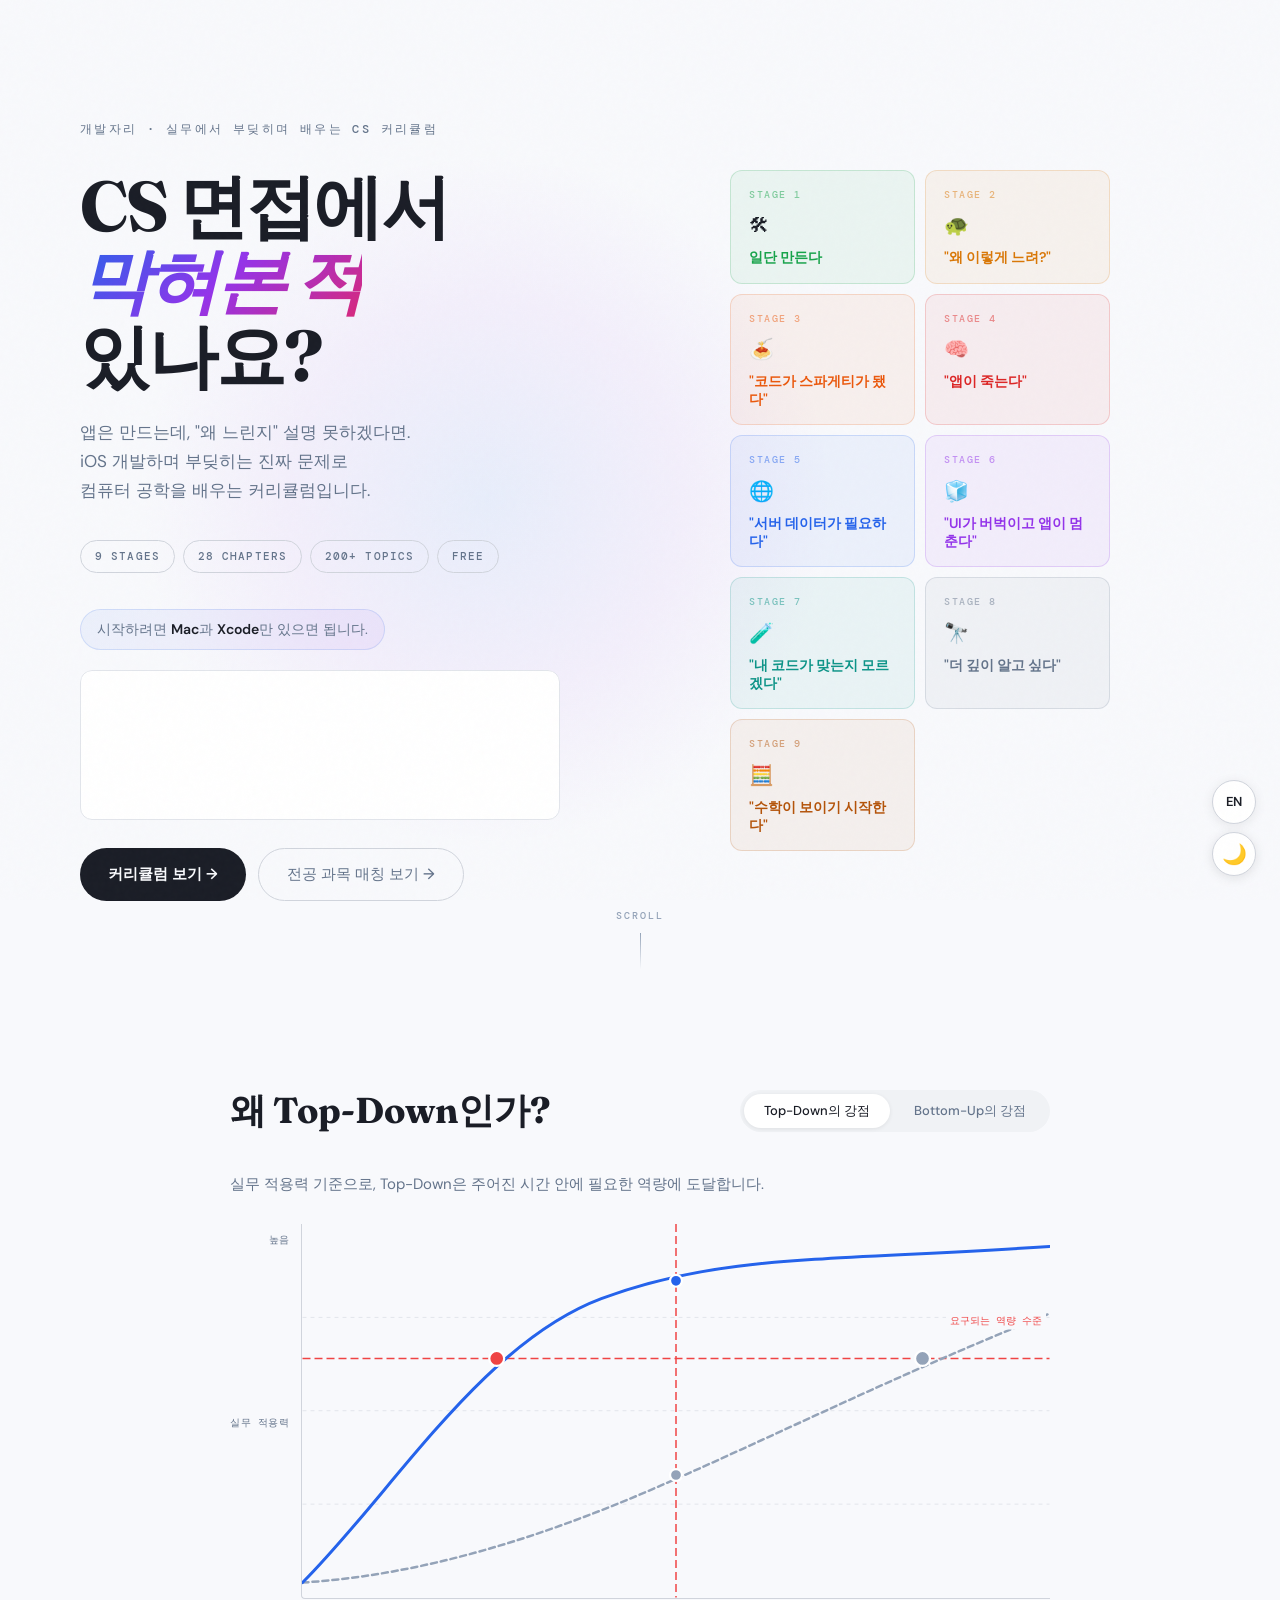
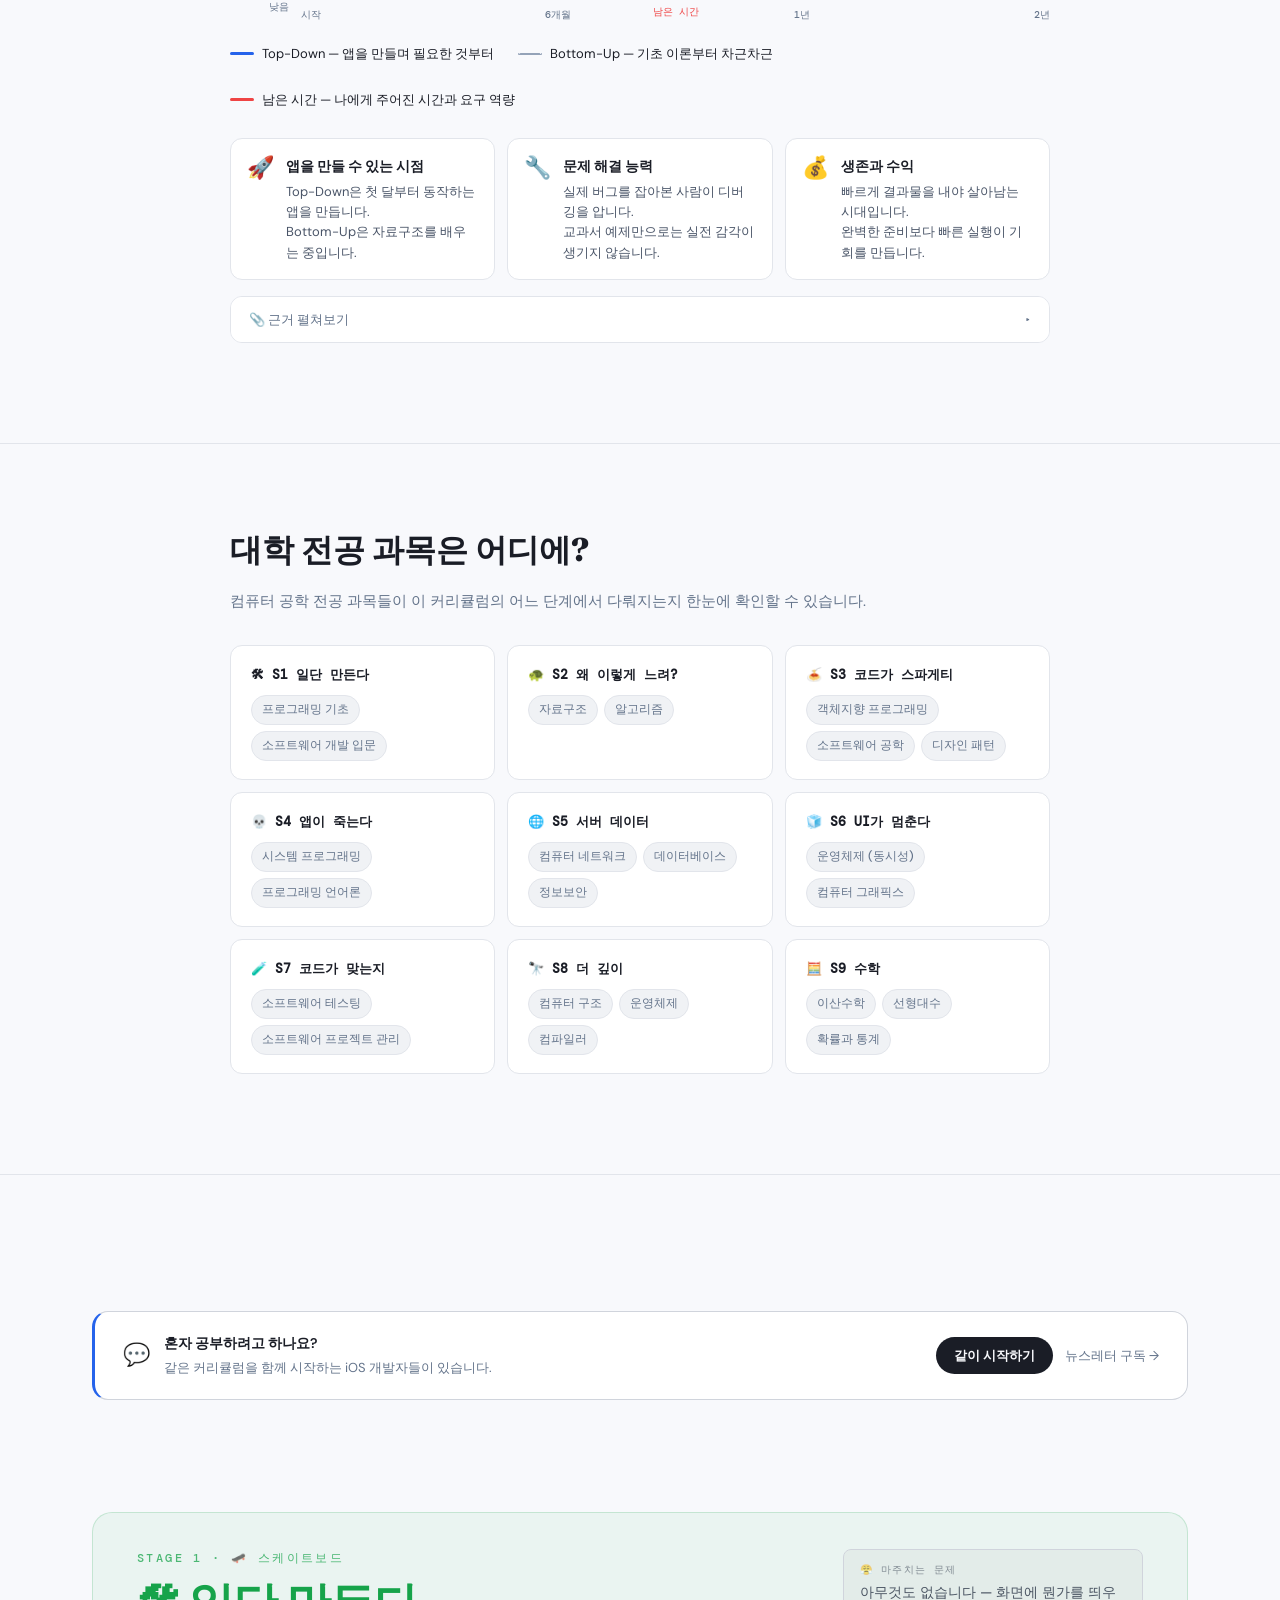
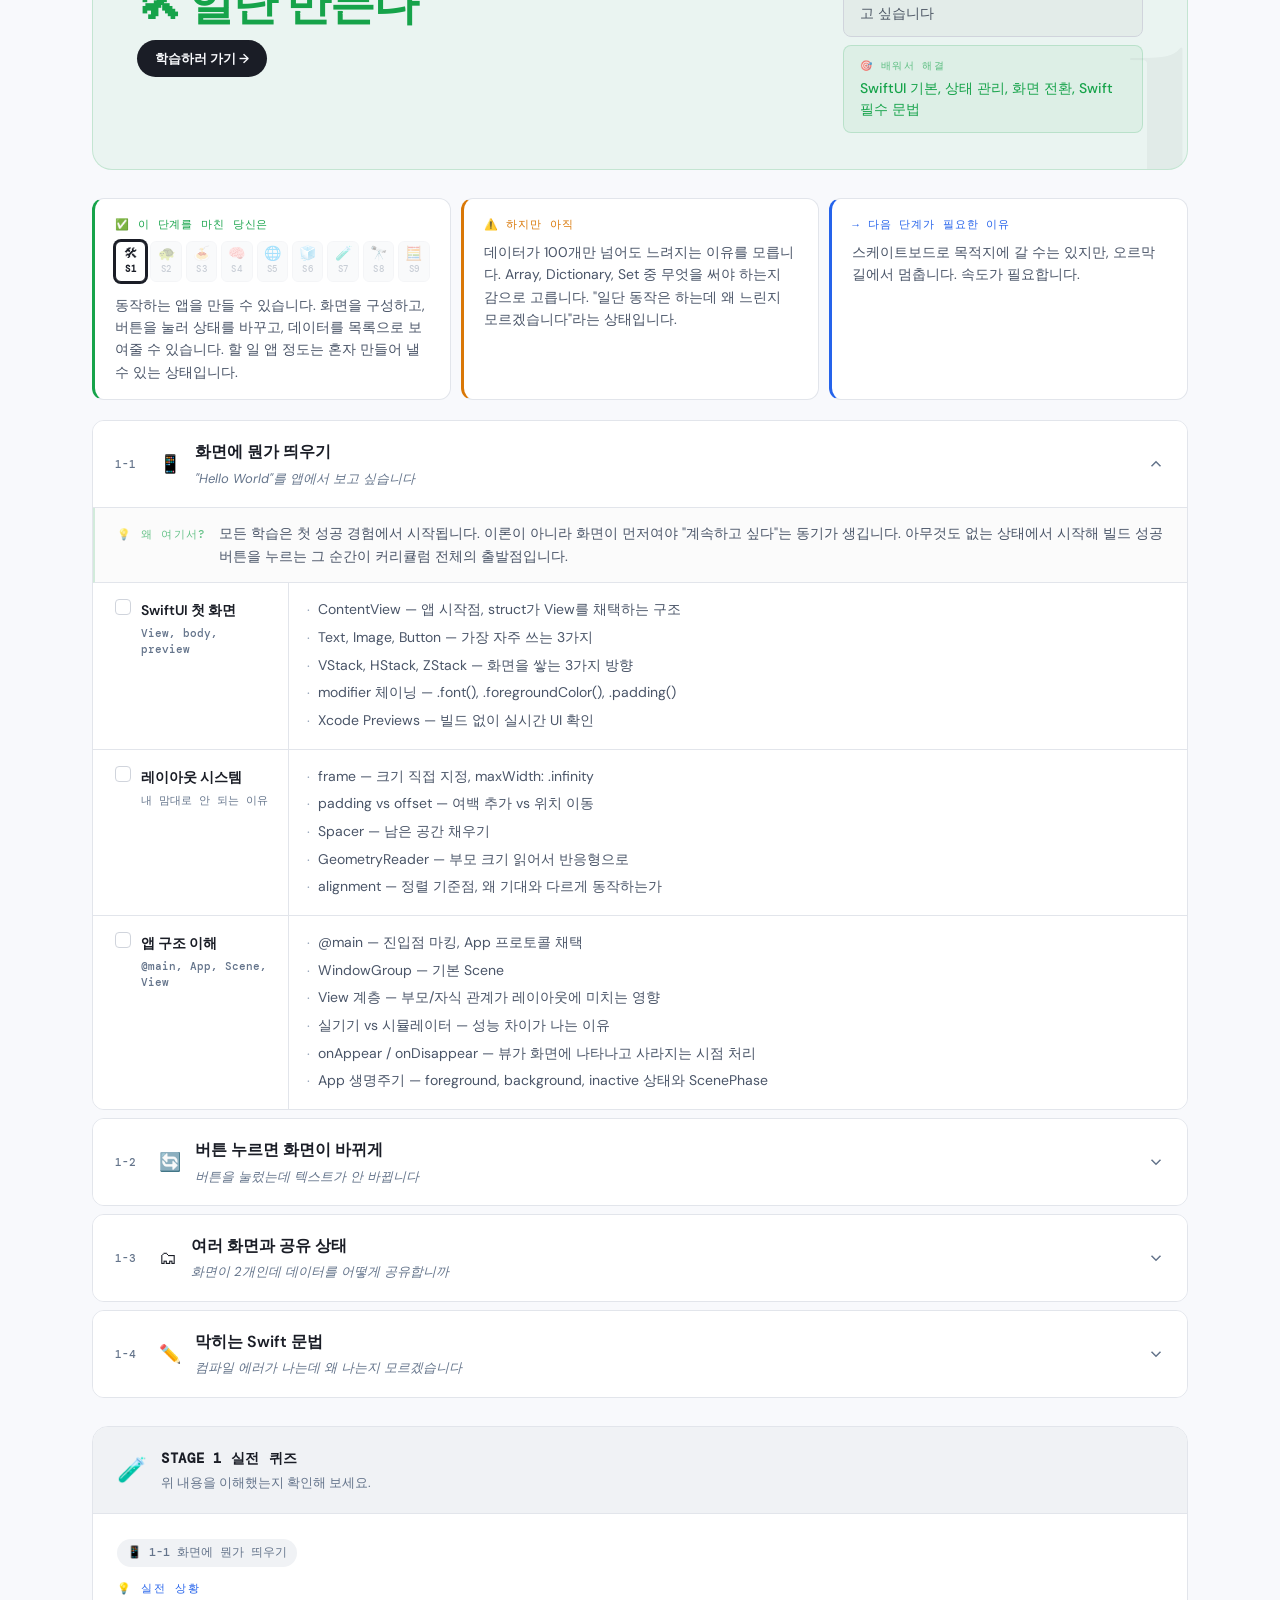
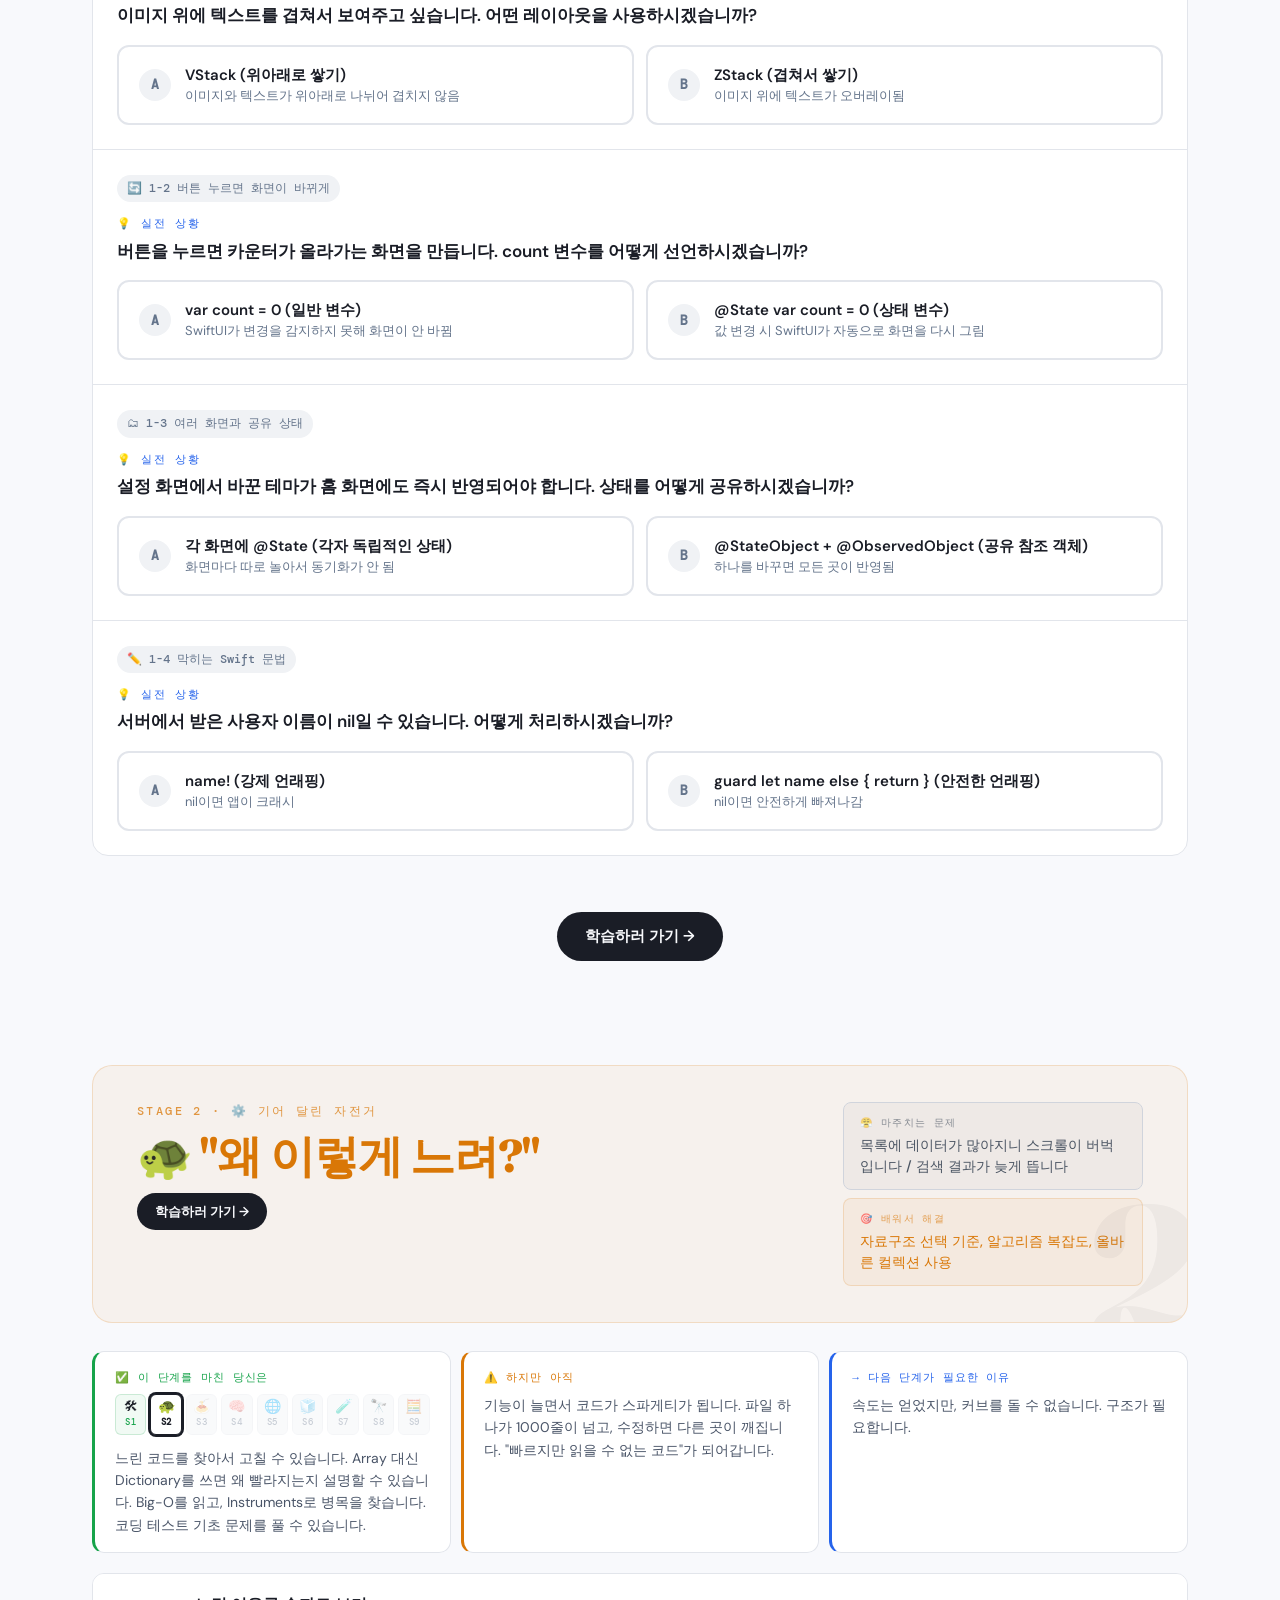
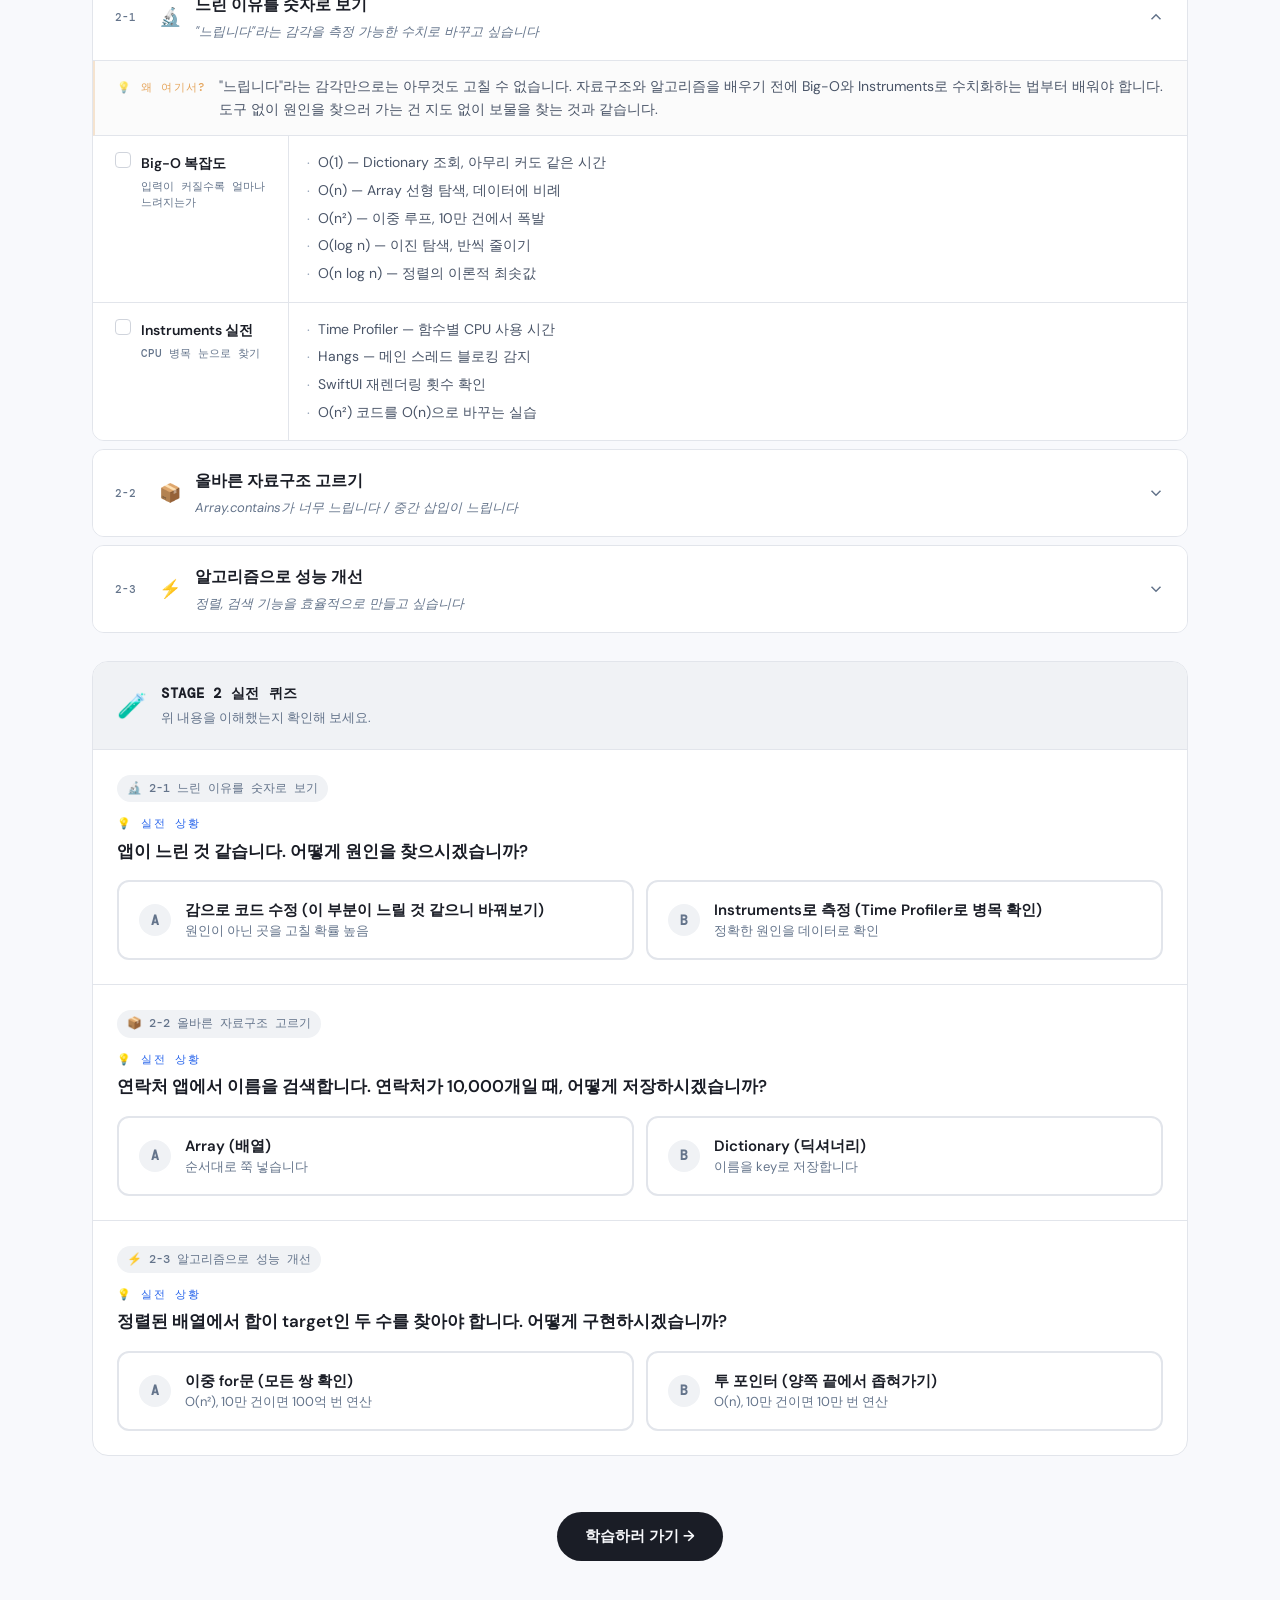
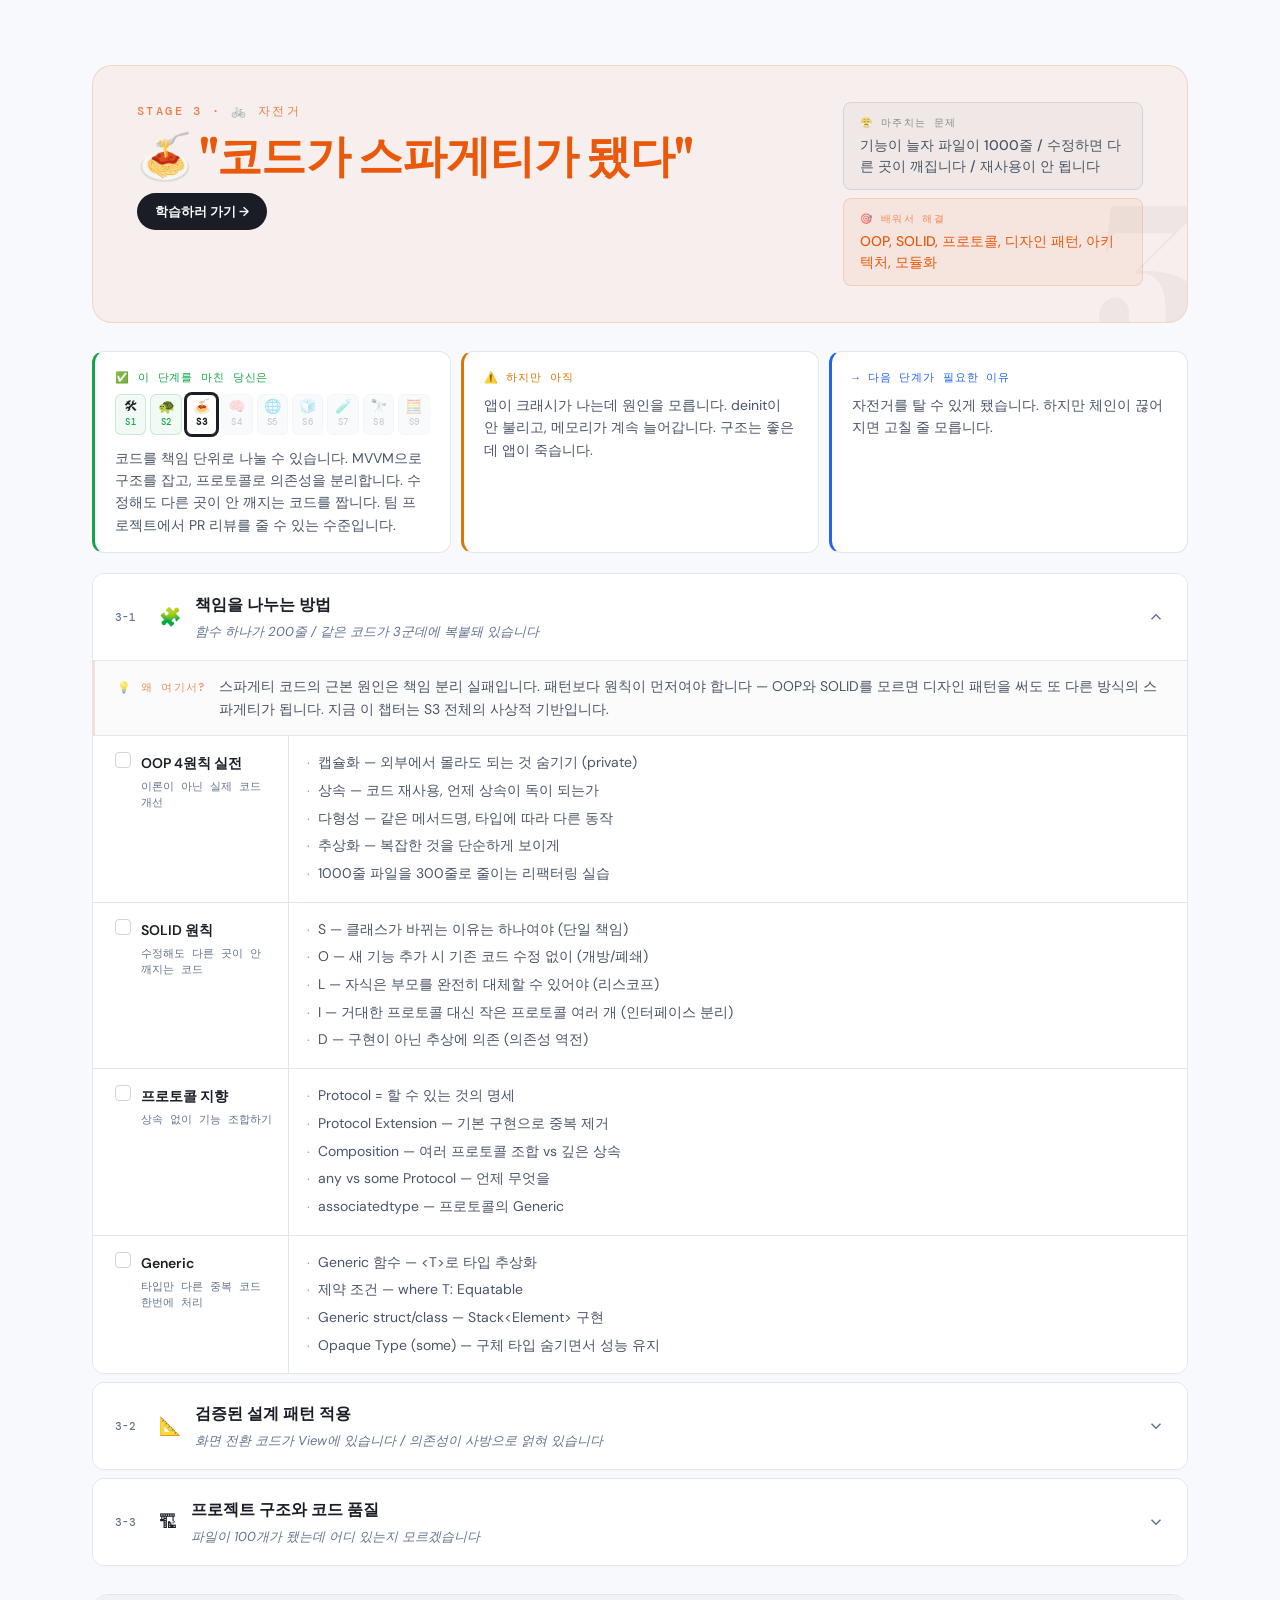
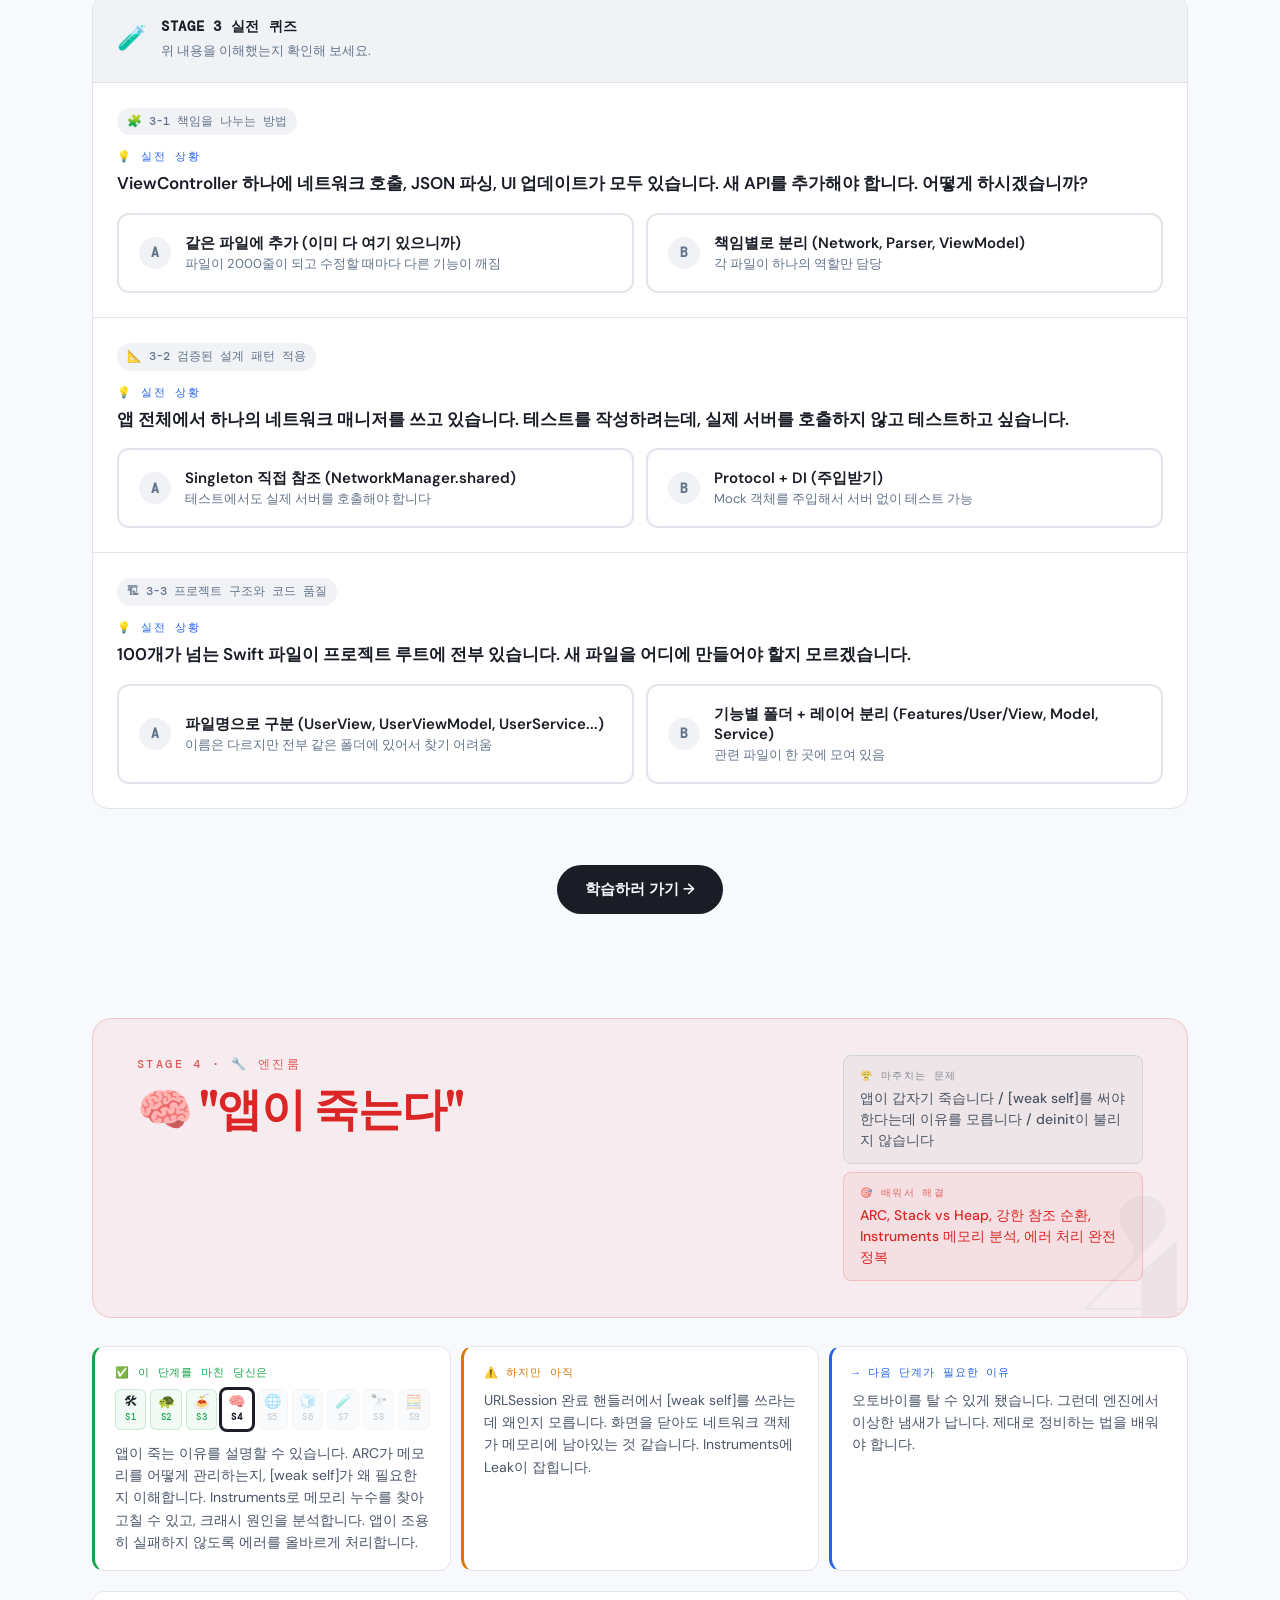
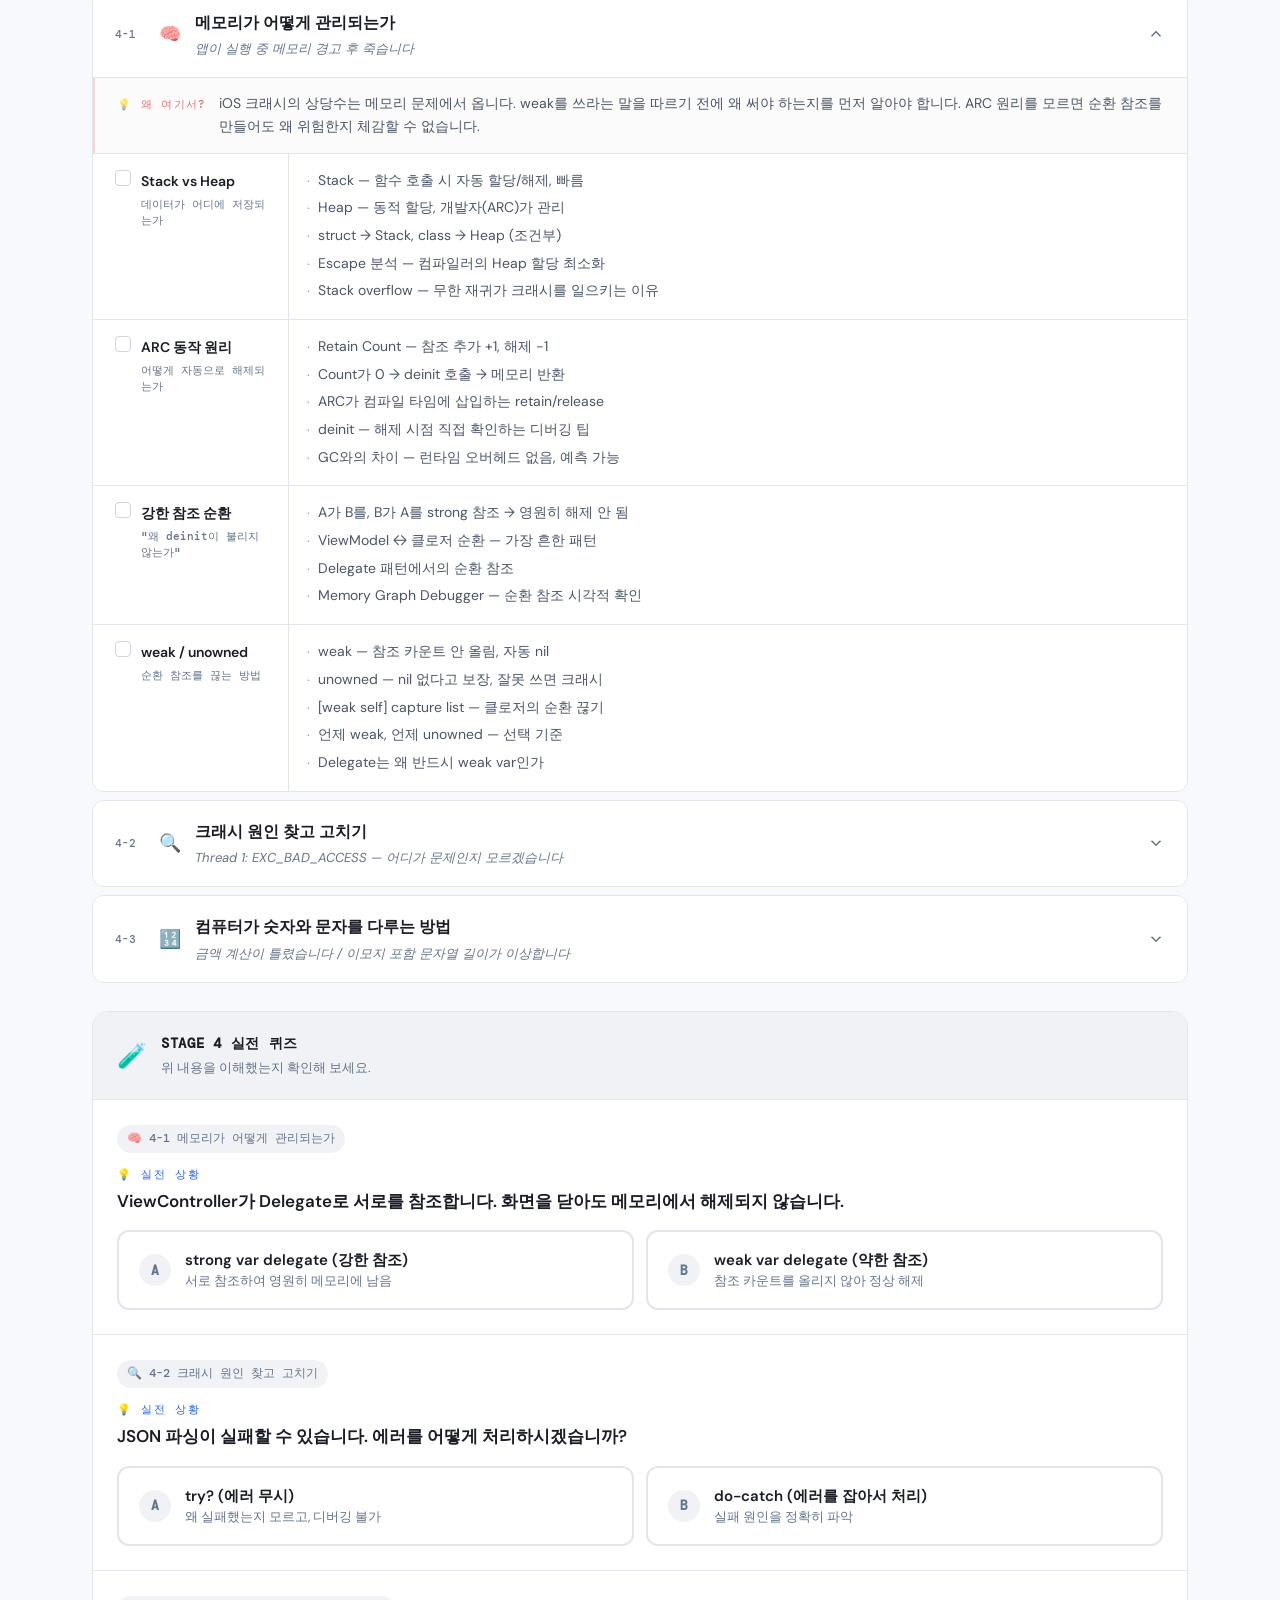
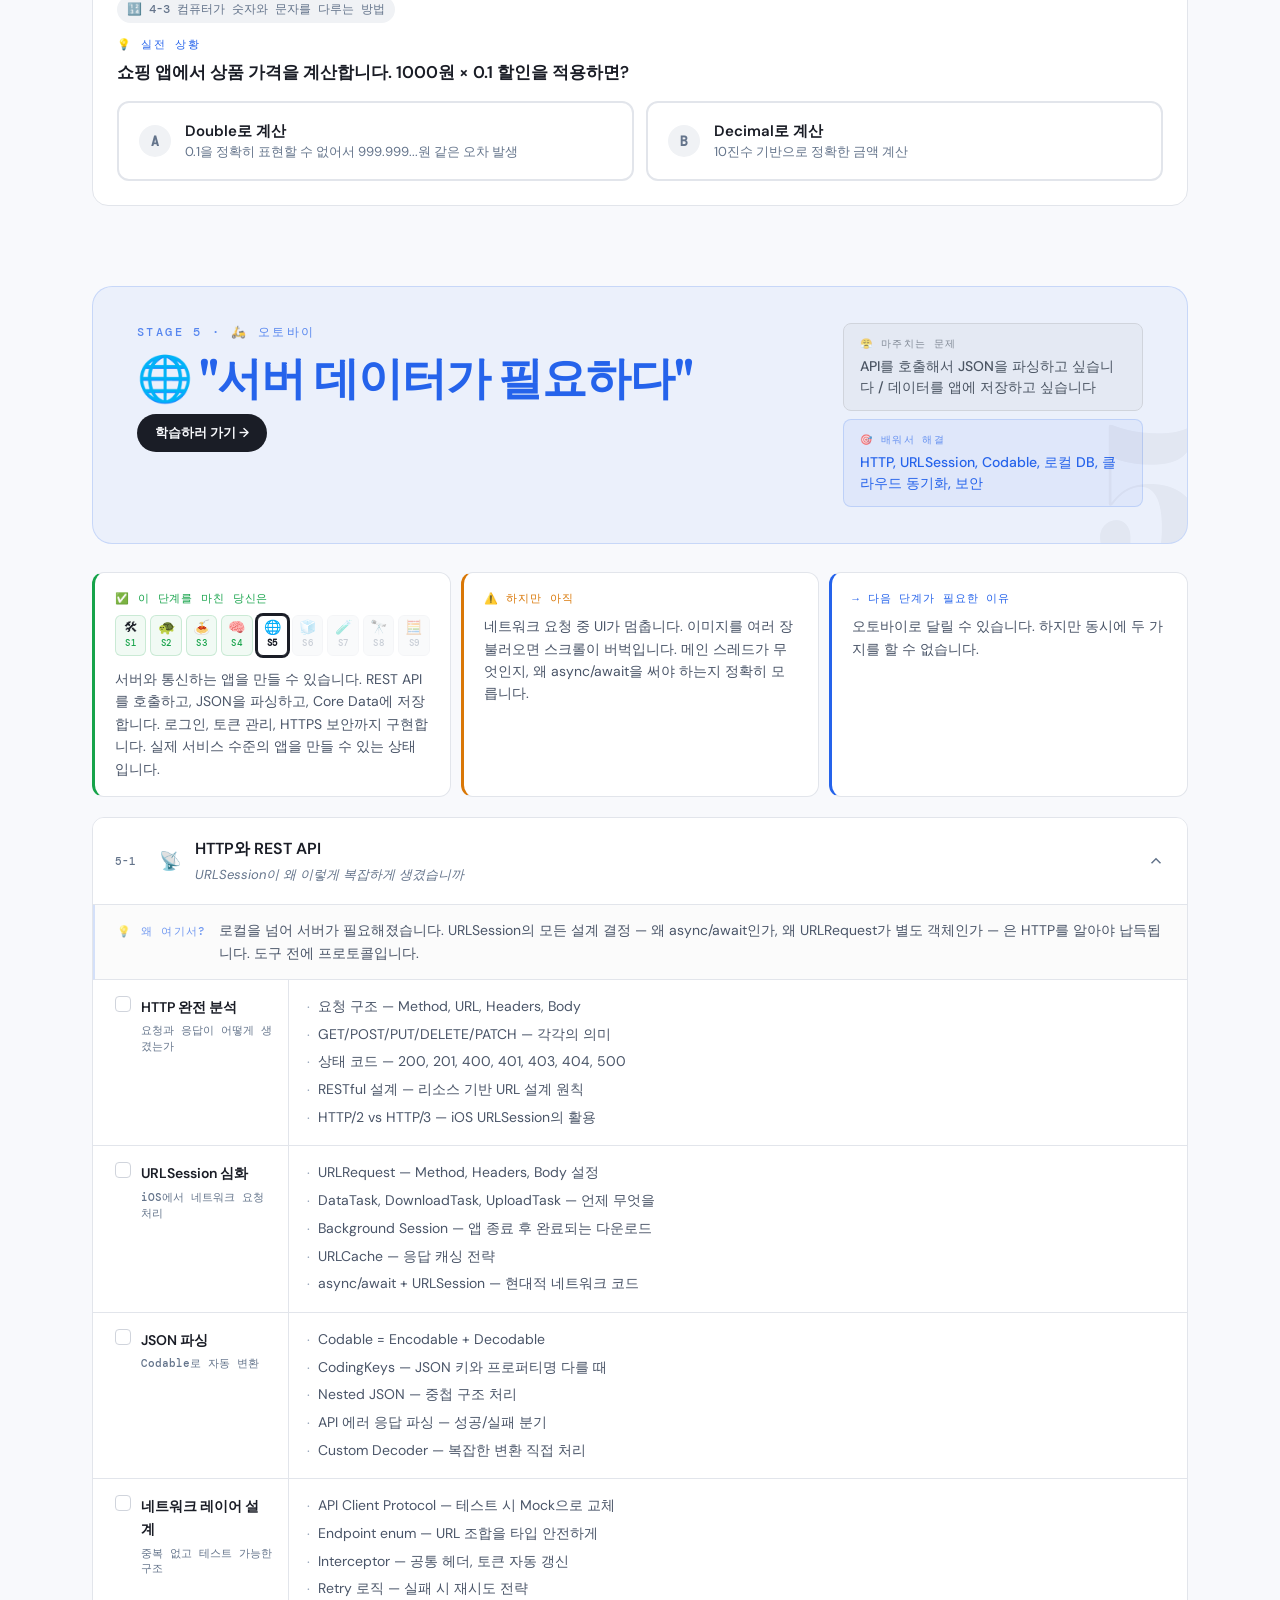
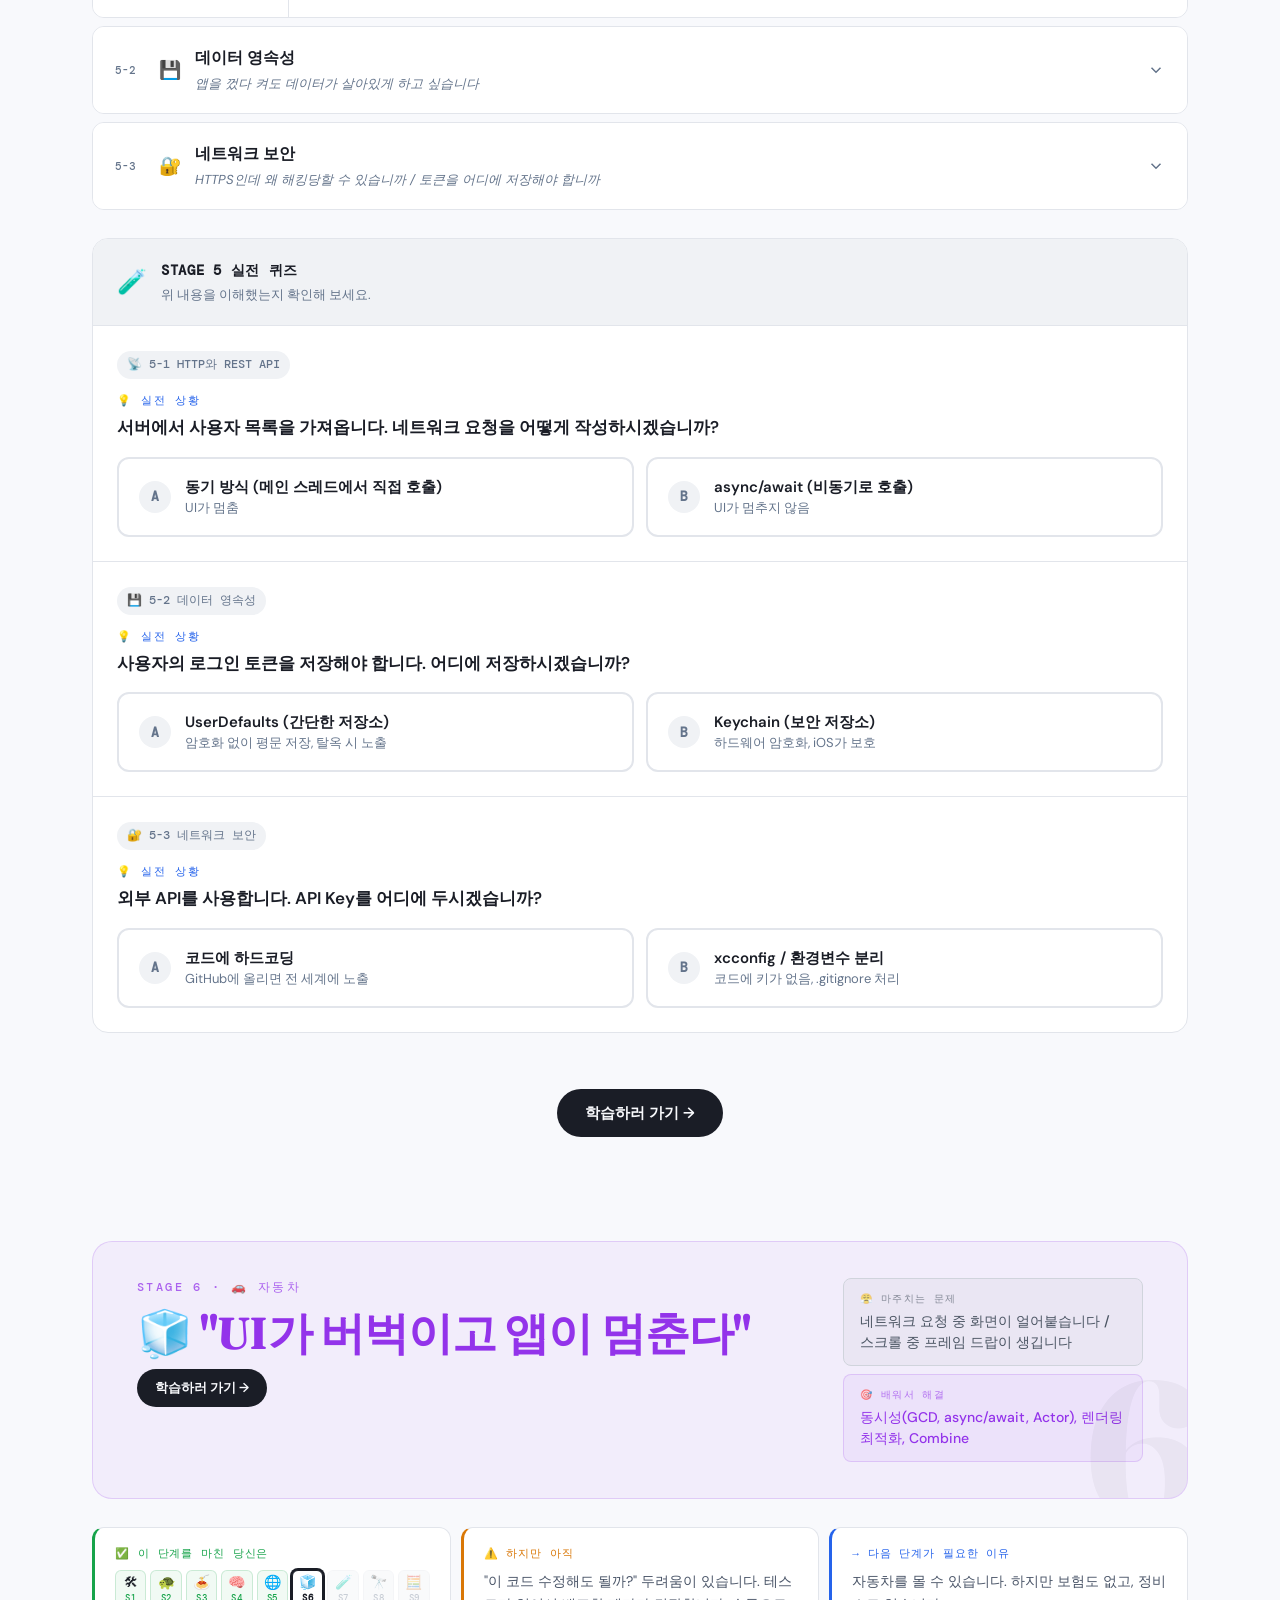
<file: index.html>
<!DOCTYPE html>
<html lang="ko">
<head>
<meta charset="UTF-8">
<meta name="viewport" content="width=device-width, initial-scale=1.0">
<meta name="description" data-i18n-attr="content:metaDesc" content="CS 면접에서 막히셨나요? iOS 개발하며 부딪히는 진짜 문제로 컴퓨터 공학을 배우는 Top-Down 커리큘럼. 9단계 · 200+ 토픽.">
<meta property="og:title" data-i18n-attr="content:ogTitle" content="앱 개발자를 위한 컴퓨터 공학 커리큘럼 — 개발자리">
<meta property="og:description" data-i18n-attr="content:ogDesc" content="앱은 만드는데, CS 면접에서 막히셨나요? iOS 개발하며 부딪히는 진짜 문제로 컴퓨터 공학을 배우는 Top-Down 커리큘럼입니다.">
<meta property="og:type" content="website">
<meta property="og:url" content="https://m1zz.github.io/cs-curriculum-repo/">
<meta property="og:locale" content="ko_KR">
<meta property="og:image" content="https://m1zz.github.io/cs-curriculum-repo/assets/og-image.png">
<meta property="og:image:width" content="1200">
<meta property="og:image:height" content="512">
<meta name="twitter:card" content="summary_large_image">
<meta name="twitter:title" content="앱 개발자를 위한 컴퓨터 공학 커리큘럼 — 개발자리">
<meta name="twitter:description" content="CS 면접에서 막히셨나요? iOS 개발하며 부딪히는 진짜 문제로 컴퓨터 공학을 배우는 Top-Down 커리큘럼.">
<meta name="twitter:image" content="https://m1zz.github.io/cs-curriculum-repo/assets/og-image.png">
<link rel="canonical" href="https://m1zz.github.io/cs-curriculum-repo/">
<link rel="alternate" hreflang="ko" href="https://m1zz.github.io/cs-curriculum-repo/">
<link rel="alternate" hreflang="en" href="https://m1zz.github.io/cs-curriculum-repo/en/">
<link rel="alternate" hreflang="x-default" href="https://m1zz.github.io/cs-curriculum-repo/">
<title data-i18n="pageTitle">앱 개발자를 위한 컴퓨터 공학 커리큘럼 — 개발자리</title>
<script type="application/ld+json">
{
  "@context": "https://schema.org",
  "@type": "Course",
  "name": "앱 개발자를 위한 컴퓨터 공학 커리큘럼",
  "description": "iOS 개발하며 부딪히는 진짜 문제로 컴퓨터 공학을 배우는 Top-Down 커리큘럼. 9단계, 28챕터, 200+ 토픽.",
  "provider": {
    "@type": "Organization",
    "name": "개발자리",
    "url": "https://m1zz.github.io/cs-curriculum-repo/"
  },
  "url": "https://m1zz.github.io/cs-curriculum-repo/",
  "image": "https://m1zz.github.io/cs-curriculum-repo/assets/og-image.png",
  "inLanguage": ["ko", "en"],
  "isAccessibleForFree": true,
  "educationalLevel": "Intermediate",
  "about": [
    {"@type": "Thing", "name": "컴퓨터 공학"},
    {"@type": "Thing", "name": "iOS 개발"},
    {"@type": "Thing", "name": "SwiftUI"},
    {"@type": "Thing", "name": "자료구조"},
    {"@type": "Thing", "name": "알고리즘"},
    {"@type": "Thing", "name": "운영체제"},
    {"@type": "Thing", "name": "컴퓨터 네트워크"}
  ],
  "hasCourseInstance": {
    "@type": "CourseInstance",
    "courseMode": "online",
    "courseWorkload": "P1Y"
  }
}
</script>
<script type="application/ld+json">
{
  "@context": "https://schema.org",
  "@type": "FAQPage",
  "mainEntity": [
    {
      "@type": "Question",
      "name": "이 커리큘럼은 누구를 위한 건가요?",
      "acceptedAnswer": {
        "@type": "Answer",
        "text": "iOS 앱 개발자 중 컴퓨터 공학 기초를 체계적으로 배우고 싶은 분을 위한 커리큘럼입니다. Mac과 Xcode만 있으면 시작할 수 있습니다."
      }
    },
    {
      "@type": "Question",
      "name": "Top-Down 학습 방식이란 무엇인가요?",
      "acceptedAnswer": {
        "@type": "Answer",
        "text": "먼저 앱을 만들고, 개발하며 부딪히는 실제 문제를 통해 필요한 CS 지식을 깊이 배우는 방식입니다. 이론부터 시작하는 Bottom-Up과 달리 실무 적용력을 빠르게 높일 수 있습니다."
      }
    },
    {
      "@type": "Question",
      "name": "커리큘럼을 완료하는 데 얼마나 걸리나요?",
      "acceptedAnswer": {
        "@type": "Answer",
        "text": "9단계, 28챕터, 200개 이상의 토픽으로 구성되어 있으며, 약 1~2년에 걸쳐 학습하도록 설계되었습니다."
      }
    }
  ]
}
</script>
<link rel="preconnect" href="https://fonts.googleapis.com">
<link rel="preconnect" href="https://fonts.gstatic.com" crossorigin>
<link href="https://fonts.googleapis.com/css2?family=DM+Mono:wght@400;500&family=Fraunces:ital,opsz,wght@0,9..144,300;0,9..144,700;1,9..144,300&family=DM+Sans:wght@300;400;500;600&display=swap" rel="stylesheet">
<link rel="stylesheet" href="assets/style.css">
<!-- Google Analytics -->
<script async src="https://www.googletagmanager.com/gtag/js?id=G-FG0Q3EQFWM"></script>
<script>
  window.dataLayer = window.dataLayer || [];
  function gtag(){dataLayer.push(arguments);}
  gtag('js', new Date());
  gtag('config', 'G-FG0Q3EQFWM');
</script>
<script>
  // Prevent flash: apply saved theme before first paint
  (function() {
    var t = localStorage.getItem('theme');
    if (t) document.documentElement.setAttribute('data-theme', t);
  })();
</script>
</head>
<body>

<!-- HERO -->
<section class="hero" id="hero">
  <div class="hero-glow"></div>
  <div class="hero-content">
    <p class="hero-label" data-i18n="heroLabel">개발자리 · 실무에서 부딪히며 배우는 CS 커리큘럼</p>
    <h1 class="hero-title" data-i18n-html="heroTitle">CS 면접에서<br><em>막혀본 적</em><br>있나요?</h1>
    <p class="hero-sub" data-i18n-html="heroSub">앱은 만드는데, "왜 느린지" 설명 못하겠다면.<br>iOS 개발하며 부딪히는 진짜 문제로<br>컴퓨터 공학을 배우는 커리큘럼입니다.</p>
    <div class="hero-meta">
      <span class="meta-pill">9 STAGES</span>
      <span class="meta-pill">28 CHAPTERS</span>
      <span class="meta-pill">200+ TOPICS</span>
      <span class="meta-pill" data-i18n="pillFree">FREE</span>
    </div>
    <div class="hero-social-proof" data-i18n-html="heroSocialProof">
      시작하려면 <strong>Mac</strong>과 <strong>Xcode</strong>만 있으면 됩니다.
    </div>
    <div class="hero-subscribe">
      <iframe src="https://leeo25.substack.com/embed" width="480" height="150" frameborder="0" scrolling="no"></iframe>
    </div>
    <div class="hero-actions">
      <a href="#s1" class="btn-primary" data-i18n="btnCurriculum">커리큘럼 보기</a>
      <a href="#cs-map" class="btn-ghost" data-i18n="btnCsMap">전공 과목 매칭 보기 →</a>
    </div>
  </div>
  <div class="hero-flow">
    <div class="flow-cards" id="heroFlow"></div>
  </div>
  <div class="hero-scroll">
    <span class="scroll-text">SCROLL</span>
    <div class="scroll-line"></div>
  </div>
</section>

<!-- GRAPH COMPARISON -->
<section class="compare" id="compare">
  <div class="compare-inner">
    <div class="compare-header">
      <h2 class="compare-title" data-i18n="graphTitle">왜 Top-Down인가?</h2>
      <div class="compare-tabs">
        <button class="compare-tab active" data-graph="topdown" data-i18n="tabTopDown">Top-Down의 강점</button>
        <button class="compare-tab" data-graph="bottomup" data-i18n="tabBottomUp">Bottom-Up의 강점</button>
      </div>
    </div>

    <!-- Graph 1: Top-Down 강점 -->
    <div class="graph-panel active" id="graph-topdown">
      <p class="graph-desc" data-i18n="graphDescTD">실무 적용력 기준으로, Top-Down은 주어진 시간 안에 필요한 역량에 도달합니다.</p>
      <div class="graph-container">
        <div class="graph-y-axis">
          <span data-i18n="yHigh">높음</span>
          <span class="graph-y-label" data-i18n="yLabel">실무 적용력</span>
          <span data-i18n="yLow">낮음</span>
        </div>
        <div class="graph-area">
          <div class="graph-wrap">
            <svg class="graph-svg" viewBox="0 0 500 250">
              <!-- Grid lines -->
              <line x1="0" y1="62.5" x2="500" y2="62.5" stroke="var(--border)" stroke-dasharray="4" vector-effect="non-scaling-stroke"/>
              <line x1="0" y1="125" x2="500" y2="125" stroke="var(--border)" stroke-dasharray="4" vector-effect="non-scaling-stroke"/>
              <line x1="0" y1="187.5" x2="500" y2="187.5" stroke="var(--border)" stroke-dasharray="4" vector-effect="non-scaling-stroke"/>
              <!-- Deadline lines -->
              <line x1="0" y1="90" x2="500" y2="90" stroke="#ef4444" stroke-width="1.5" stroke-dasharray="8,4" vector-effect="non-scaling-stroke"/>
              <line x1="250" y1="0" x2="250" y2="250" stroke="#ef4444" stroke-width="1.5" stroke-dasharray="8,4" vector-effect="non-scaling-stroke"/>
              <!-- Bottom-Up: slow linear rise -->
              <path d="M0,240 C80,235 160,210 240,175 S400,100 500,60" fill="none" stroke="var(--dim)" stroke-width="2.5" stroke-dasharray="6,4" vector-effect="non-scaling-stroke" class="graph-line"/>
              <!-- Top-Down: fast early rise -->
              <path d="M0,240 C60,180 120,80 200,50 S350,25 500,15" fill="none" stroke="var(--s5)" stroke-width="3" vector-effect="non-scaling-stroke" class="graph-line"/>
              <!-- Intersection: Top-Down ✕ horizontal deadline -->
              <circle cx="130" cy="90" r="5" fill="#ef4444" stroke="#fff" stroke-width="1.5"/>
              <!-- Intersection: Bottom-Up ✕ horizontal deadline -->
              <circle cx="415" cy="90" r="5" fill="var(--dim)" stroke="#fff" stroke-width="1.5"/>
              <!-- Intersection: Top-Down ✕ vertical deadline -->
              <circle cx="250" cy="38" r="4" fill="var(--s5)" stroke="#fff" stroke-width="1.5"/>
              <!-- Intersection: Bottom-Up ✕ vertical deadline -->
              <circle cx="250" cy="168" r="4" fill="var(--dim)" stroke="#fff" stroke-width="1.5"/>
            </svg>
            <span class="deadline-label deadline-h" style="top:28%;right:4px;" data-i18n="deadlineH">요구되는 역량 수준</span>
            <span class="deadline-label deadline-v" style="left:50%;bottom:-22px;" data-i18n="deadlineV">남은 시간</span>
          </div>
          <div class="graph-x-axis">
            <span data-i18n="xStart">시작</span>
            <span data-i18n="x6mo">6개월</span>
            <span data-i18n="x1yr">1년</span>
            <span data-i18n="x2yr">2년</span>
          </div>
        </div>
      </div>
      <div class="graph-legend">
        <div class="legend-item">
          <span class="legend-line" style="background:var(--s5)"></span>
          <span data-i18n-html="legendTD"><strong>Top-Down</strong> — 앱을 만들며 필요한 것부터</span>
        </div>
        <div class="legend-item">
          <span class="legend-line dashed" style="background:var(--dim)"></span>
          <span data-i18n-html="legendBU_td"><strong>Bottom-Up</strong> — 기초 이론부터 차근차근</span>
        </div>
        <div class="legend-item">
          <span class="legend-line" style="background:#ef4444"></span>
          <span data-i18n-html="legendDeadline"><strong>남은 시간</strong> — 나에게 주어진 시간과 요구 역량</span>
        </div>
      </div>
      <div class="graph-insights">
        <div class="insight-card">
          <span class="insight-ico">🚀</span>
          <div>
            <div class="insight-title" data-i18n="insightAppTitle">앱을 만들 수 있는 시점</div>
            <div class="insight-body" data-i18n-html="insightAppBody">Top-Down은 첫 달부터 동작하는 앱을 만듭니다.<br>Bottom-Up은 자료구조를 배우는 중입니다.</div>
          </div>
        </div>
        <div class="insight-card">
          <span class="insight-ico">🔧</span>
          <div>
            <div class="insight-title" data-i18n="insightDebugTitle">문제 해결 능력</div>
            <div class="insight-body" data-i18n-html="insightDebugBody">실제 버그를 잡아본 사람이 디버깅을 압니다.<br>교과서 예제만으로는 실전 감각이 생기지 않습니다.</div>
          </div>
        </div>
        <div class="insight-card">
          <span class="insight-ico">💰</span>
          <div>
            <div class="insight-title" data-i18n="insightSurvivalTitle">생존과 수익</div>
            <div class="insight-body" data-i18n-html="insightSurvivalBody">빠르게 결과물을 내야 살아남는 시대입니다.<br>완벽한 준비보다 빠른 실행이 기회를 만듭니다.</div>
          </div>
        </div>
      </div>
      <details class="graph-sources">
        <summary class="sources-toggle" data-i18n="sourcesToggle">📎 근거 펼쳐보기</summary>
        <div class="sources-body">
          <ul>
            <li data-i18n-html="sourcePBL"><strong>PBL 메타분석</strong> — 66개 연구, 190개 효과값 분석. 프로젝트 기반 학습이 동기부여·만족도·협업 능력에서 유의미하게 높음 <em>(Frontiers in Psychology, 2023)</em></li>
            <li data-i18n-html="sourceFastAI"><strong>fast.ai 사례</strong> — 1강부터 최신 모델을 돌리고, 점차 원리를 벗겨가는 Top-Down 방식. 가장 널리 쓰이는 딥러닝 코스 <em>(Jeremy Howard)</em></li>
            <li data-i18n-html="sourcePBLDuration"><strong>PBL 최적 기간</strong> — 9~18주가 측정 가능한 학습 성과의 최적 구간 <em>(ScienceDirect, 2025 메타분석)</em></li>
          </ul>
        </div>
      </details>
    </div>

    <!-- Graph 2: Bottom-Up 강점 -->
    <div class="graph-panel" id="graph-bottomup">
      <p class="graph-desc" data-i18n="graphDescBU">하지만 대학 커리큘럼 순서가 주는 장점도 분명히 존재합니다.</p>
      <div class="graph-container">
        <div class="graph-y-axis">
          <span data-i18n="yHigh">높음</span>
          <span class="graph-y-label" data-i18n="yLabel">실무 적용력</span>
          <span data-i18n="yLow">낮음</span>
        </div>
        <div class="graph-area">
          <div class="graph-wrap">
            <svg class="graph-svg" viewBox="0 0 500 250">
              <!-- Grid lines -->
              <line x1="0" y1="62.5" x2="500" y2="62.5" stroke="var(--border)" stroke-dasharray="4" vector-effect="non-scaling-stroke"/>
              <line x1="0" y1="125" x2="500" y2="125" stroke="var(--border)" stroke-dasharray="4" vector-effect="non-scaling-stroke"/>
              <line x1="0" y1="187.5" x2="500" y2="187.5" stroke="var(--border)" stroke-dasharray="4" vector-effect="non-scaling-stroke"/>
              <!-- Deadline lines -->
              <line x1="0" y1="90" x2="500" y2="90" stroke="#ef4444" stroke-width="1.5" stroke-dasharray="8,4" vector-effect="non-scaling-stroke"/>
              <line x1="125" y1="0" x2="125" y2="250" stroke="#ef4444" stroke-width="1.5" stroke-dasharray="8,4" vector-effect="non-scaling-stroke"/>
              <!-- Top-Down: fast rise, plateau -->
              <path d="M0,240 C60,180 120,90 200,65 S300,55 400,50 L500,45" fill="none" stroke="var(--s5)" stroke-width="2.5" stroke-dasharray="6,4" vector-effect="non-scaling-stroke" class="graph-line"/>
              <!-- Bottom-Up: slow but deep -->
              <path d="M0,240 C100,230 180,200 250,150 S380,50 500,15" fill="none" stroke="var(--s1)" stroke-width="3" vector-effect="non-scaling-stroke" class="graph-line"/>
              <!-- Intersection: Top-Down ✕ horizontal deadline -->
              <circle cx="122" cy="90" r="5" fill="var(--s5)" stroke="#fff" stroke-width="1.5"/>
              <!-- Intersection: Bottom-Up ✕ horizontal deadline -->
              <circle cx="330" cy="90" r="5" fill="var(--s1)" stroke="#fff" stroke-width="1.5"/>
              <!-- Intersection: Top-Down ✕ vertical deadline -->
              <circle cx="125" cy="88" r="4" fill="#ef4444" stroke="#fff" stroke-width="1.5"/>
              <!-- Intersection: Bottom-Up ✕ vertical deadline -->
              <circle cx="125" cy="225" r="4" fill="var(--dim)" stroke="#fff" stroke-width="1.5"/>
            </svg>
            <span class="deadline-label deadline-h" style="top:28%;right:4px;" data-i18n="deadlineH">요구되는 역량 수준</span>
            <span class="deadline-label deadline-v" style="left:25%;bottom:-22px;" data-i18n="deadlineV">남은 시간</span>
          </div>
          <div class="graph-x-axis">
            <span data-i18n="xStart">시작</span>
            <span data-i18n="x1yr">1년</span>
            <span data-i18n="x2yr">2년</span>
            <span data-i18n="x4yr">4년+</span>
          </div>
        </div>
      </div>
      <div class="graph-legend">
        <div class="legend-item">
          <span class="legend-line" style="background:var(--s1)"></span>
          <span data-i18n-html="legendBU"><strong>Bottom-Up</strong> — 대학 커리큘럼 순서</span>
        </div>
        <div class="legend-item">
          <span class="legend-line dashed" style="background:var(--s5)"></span>
          <span data-i18n-html="legendTD_bu"><strong>Top-Down</strong> — 실무 중심 학습</span>
        </div>
        <div class="legend-item">
          <span class="legend-line" style="background:#ef4444"></span>
          <span data-i18n-html="legendDeadline"><strong>남은 시간</strong> — 나에게 주어진 시간과 요구 역량</span>
        </div>
      </div>
      <div class="graph-insights">
        <div class="insight-card">
          <span class="insight-ico">🧱</span>
          <div>
            <div class="insight-title" data-i18n="insightFoundationTitle">탄탄한 기초 체력</div>
            <div class="insight-body" data-i18n-html="insightFoundationBody">OS, 컴퓨터구조, 알고리즘을 체계적으로 쌓으면<br>어떤 기술이 와도 본질을 꿰뚫을 수 있습니다.</div>
          </div>
        </div>
        <div class="insight-card">
          <span class="insight-ico">🔬</span>
          <div>
            <div class="insight-title" data-i18n="insightDeepTitle">깊은 이해</div>
            <div class="insight-body" data-i18n-html="insightDeepBody">Top-Down은 "왜?"를 나중에 채우지만,<br>Bottom-Up은 처음부터 원리를 이해하고 넘어갑니다.</div>
          </div>
        </div>
        <div class="insight-card">
          <span class="insight-ico">🎯</span>
          <div>
            <div class="insight-title" data-i18n="insightHybridTitle">그래서 이 커리큘럼은</div>
            <div class="insight-body" data-i18n-html="insightHybridBody">Top-Down으로 빠르게 시작하되,<br>각 단계에서 필요한 기초를 <strong>깊이 있게</strong> 다룹니다.</div>
          </div>
        </div>
      </div>
      <details class="graph-sources">
        <summary class="sources-toggle" data-i18n="sourcesToggle">📎 근거 펼쳐보기</summary>
        <div class="sources-body">
          <ul>
            <li data-i18n-html="sourceCogLoad"><strong>인지부하 이론</strong> — 초보자에게는 가이드된 예제가 자유 탐색보다 효과적. 비구조적 문제풀이는 작업 기억을 과부하시킴 <em>(Sweller, 1988)</em></li>
            <li data-i18n-html="sourceExpertise"><strong>전문성 역전 효과</strong> — 초보자에게 좋은 교수법이 숙련자에게는 오히려 해가 됨. 최적 방법은 학습자 수준에 따라 달라짐 <em>(Kalyuga et al., 2007)</em></li>
            <li data-i18n-html="sourceDiscovery"><strong>순수 발견학습 실패</strong> — 50년간의 실증 데이터가 비가이드 발견학습을 지지하지 않음. Top-Down도 스캐폴딩이 있어야 작동 <em>(Mayer, 2004)</em></li>
            <li data-i18n-html="sourceSpiral"><strong>나선형 커리큘럼</strong> — 같은 주제를 점점 깊이 있게 반복하는 하이브리드 접근이 가장 효과적 <em>(Bruner, 1960)</em></li>
          </ul>
        </div>
      </details>
    </div>

  </div>
</section>

<!-- CS COURSE MAPPING -->
<section class="cs-map" id="cs-map">
  <div class="cs-map-inner">
    <h2 class="cs-map-title" data-i18n="csMapTitle">대학 전공 과목은 어디에?</h2>
    <p class="cs-map-desc" data-i18n="csMapDesc">컴퓨터 공학 전공 과목들이 이 커리큘럼의 어느 단계에서 다뤄지는지 한눈에 확인할 수 있습니다.</p>
    <div class="cs-map-grid">

      <a href="#s1" class="cs-map-card">
        <div class="cs-map-stage" data-i18n="csS1">🛠 S1 일단 만든다</div>
        <div class="cs-map-courses">
          <span class="cs-course" data-i18n="course_progBasic">프로그래밍 기초</span>
          <span class="cs-course" data-i18n="course_swDev">소프트웨어 개발 입문</span>
        </div>
      </a>

      <a href="#s2" class="cs-map-card">
        <div class="cs-map-stage" data-i18n="csS2">🐢 S2 왜 이렇게 느려?</div>
        <div class="cs-map-courses">
          <span class="cs-course" data-i18n="course_ds">자료구조</span>
          <span class="cs-course" data-i18n="course_algo">알고리즘</span>
        </div>
      </a>

      <a href="#s3" class="cs-map-card">
        <div class="cs-map-stage" data-i18n="csS3">🍝 S3 코드가 스파게티</div>
        <div class="cs-map-courses">
          <span class="cs-course" data-i18n="course_oop">객체지향 프로그래밍</span>
          <span class="cs-course" data-i18n="course_swEng">소프트웨어 공학</span>
          <span class="cs-course" data-i18n="course_design">디자인 패턴</span>
        </div>
      </a>

      <a href="#s4" class="cs-map-card">
        <div class="cs-map-stage" data-i18n="csS4">💀 S4 앱이 죽는다</div>
        <div class="cs-map-courses">
          <span class="cs-course" data-i18n="course_sysProg">시스템 프로그래밍</span>
          <span class="cs-course" data-i18n="course_progLang">프로그래밍 언어론</span>
        </div>
      </a>

      <a href="#s5" class="cs-map-card">
        <div class="cs-map-stage" data-i18n="csS5">🌐 S5 서버 데이터</div>
        <div class="cs-map-courses">
          <span class="cs-course" data-i18n="course_network">컴퓨터 네트워크</span>
          <span class="cs-course" data-i18n="course_db">데이터베이스</span>
          <span class="cs-course" data-i18n="course_security">정보보안</span>
        </div>
      </a>

      <a href="#s6" class="cs-map-card">
        <div class="cs-map-stage" data-i18n="csS6">🧊 S6 UI가 멈춘다</div>
        <div class="cs-map-courses">
          <span class="cs-course" data-i18n="course_osConcurrency">운영체제 (동시성)</span>
          <span class="cs-course" data-i18n="course_graphics">컴퓨터 그래픽스</span>
        </div>
      </a>

      <a href="#s7" class="cs-map-card">
        <div class="cs-map-stage" data-i18n="csS7">🧪 S7 코드가 맞는지</div>
        <div class="cs-map-courses">
          <span class="cs-course" data-i18n="course_testing">소프트웨어 테스팅</span>
          <span class="cs-course" data-i18n="course_projMgmt">소프트웨어 프로젝트 관리</span>
        </div>
      </a>

      <a href="#s8" class="cs-map-card">
        <div class="cs-map-stage" data-i18n="csS8">🔭 S8 더 깊이</div>
        <div class="cs-map-courses">
          <span class="cs-course" data-i18n="course_compArch">컴퓨터 구조</span>
          <span class="cs-course" data-i18n="course_os">운영체제</span>
          <span class="cs-course" data-i18n="course_compiler">컴파일러</span>
        </div>
      </a>

      <a href="#s9" class="cs-map-card">
        <div class="cs-map-stage" data-i18n="csS9">🧮 S9 수학</div>
        <div class="cs-map-courses">
          <span class="cs-course" data-i18n="course_discreteMath">이산수학</span>
          <span class="cs-course" data-i18n="course_linearAlg">선형대수</span>
          <span class="cs-course" data-i18n="course_probStat">확률과 통계</span>
        </div>
      </a>

    </div>
  </div>
</section>

<!-- SEARCH + NAV -->
<div class="sticky-bar" id="stickyBar">
  <div class="progress-bar-wrap"><div class="progress-bar-fill" id="progressBar"></div></div>
  <div class="sticky-inner">
    <div class="search-box">
      <svg width="14" height="14" viewBox="0 0 24 24" fill="none" stroke="currentColor" stroke-width="2.5"><circle cx="11" cy="11" r="8"/><path d="M21 21l-4.35-4.35"/></svg>
      <input id="searchInput" type="text" data-i18n-attr="placeholder:searchPlaceholder" placeholder="검색... (예: ARC, async, Codable)" autocomplete="off" spellcheck="false">
      <span id="searchCount" class="search-count"></span>
    </div>
    <nav class="stage-nav" id="stageNav"></nav>
  </div>
</div>

<!-- MAIN CONTENT -->
<main class="main" id="main"></main>

<!-- SEO: crawlable content for search engines when JS is disabled -->
<noscript>
<section class="seo-content">
  <h2>커리큘럼 내용</h2>
  <article><h3>S1 — 일단 만든다</h3><p>SwiftUI 첫 화면, 레이아웃 시스템, 앱 구조 이해, @State, 사용자 입력, 리스트와 네비게이션, 할 일 앱, 화면 전환 패턴, 공유 상태 관리, TabView, 타입과 옵셔널, 컬렉션, 클로저</p></article>
  <article><h3>S2 — 왜 이렇게 느려?</h3><p>자료구조: Array vs Set vs Dictionary, 시간 복잡도 O(n), Big-O 표기법, 정렬 알고리즘, 이진 탐색, 해시 테이블, 스택과 큐, 트리와 그래프, 알고리즘 설계 패턴</p></article>
  <article><h3>S3 — 코드가 스파게티</h3><p>객체지향 프로그래밍, SOLID 원칙, 디자인 패턴(MVC, MVVM, Observer, Singleton, Factory), 프로토콜 지향 프로그래밍, 의존성 주입, 클린 아키텍처</p></article>
  <article><h3>S4 — 앱이 죽는다</h3><p>메모리 관리, ARC(Automatic Reference Counting), retain cycle, 강한/약한 참조, 값 타입 vs 참조 타입, Swift 컴파일러, 런타임 에러, 크래시 디버깅</p></article>
  <article><h3>S5 — 서버 데이터</h3><p>HTTP/HTTPS, REST API, URLSession, JSON 파싱, Codable, 네트워크 보안, 인증(OAuth, JWT), Core Data, SwiftData, 데이터베이스 기초, SQL</p></article>
  <article><h3>S6 — UI가 멈춘다</h3><p>동시성 프로그래밍, async/await, Task, Actor, 메인 스레드, GCD, 렌더링 파이프라인, Core Animation, 프레임 드롭 디버깅</p></article>
  <article><h3>S7 — 코드가 맞는지</h3><p>유닛 테스트, XCTest, 통합 테스트, UI 테스트, TDD, 코드 커버리지, CI/CD, Git 브랜치 전략, 코드 리뷰</p></article>
  <article><h3>S8 — 더 깊이</h3><p>컴퓨터 구조, CPU와 메모리, 캐시, 운영체제, 프로세스와 스레드, 가상 메모리, 파일 시스템, 컴파일러, LLVM, Swift 중간 표현</p></article>
  <article><h3>S9 — 수학</h3><p>이산수학, 집합론, 논리학, 선형대수, 행렬, 벡터, 확률과 통계, 그래프 이론</p></article>
</section>
</noscript>

<!-- COMMUNITY & NEWSLETTER -->
<section class="community-section">
  <div class="community-inner">
    <p class="community-eyebrow" data-i18n="commEyebrow">함께 성장하기</p>
    <h2 class="community-heading" data-i18n="commHeading">커뮤니티 & 뉴스레터</h2>
    <div class="community-grid">

      <!-- Substack -->
      <div class="comm-card">
        <div class="comm-card-top">
          <span class="comm-ico">✉️</span>
          <div>
            <p class="comm-card-title" data-i18n="commNewsTitle">뉴스레터 구독</p>
            <p class="comm-card-sub" data-i18n="commNewsSub">Substack · 개발자리</p>
          </div>
        </div>
        <p class="comm-card-desc" data-i18n="commNewsDesc">새 챕터 업데이트, iOS 개발 인사이트, 실무 CS 연결 내용을 격주로 받아보세요.</p>
        <div class="comm-subscribe">
          <iframe src="https://leeo25.substack.com/embed" width="100%" height="150" frameborder="0" scrolling="no"></iframe>
        </div>
      </div>

      <!-- KakaoTalk -->
      <div class="comm-card">
        <div class="comm-card-top">
          <span class="comm-ico">💬</span>
          <div>
            <p class="comm-card-title" data-i18n="commKakaoTitle">오픈 카카오톡</p>
            <p class="comm-card-sub" data-i18n="commKakaoSub">함께 공부하는 iOS 커뮤니티</p>
          </div>
        </div>
        <p class="comm-card-desc" data-i18n="commKakaoDesc">질문하고 답하며 함께 성장하는 공간. QR 코드 또는 링크로 참여하기</p>
        <div class="kakao-qr-wrap">
          <img src="assets/kakao-qr.jpeg" alt="카카오 오픈채팅 QR 코드" class="kakao-qr-img">
        </div>
        <a href="https://open.kakao.com/o/pkdN2Oli" target="_blank" rel="noopener" class="comm-btn comm-btn-ghost">
          <span data-i18n="commKakaoBtn">오픈채팅 참여하기 →</span>
        </a>
      </div>

    </div>
  </div>
</section>

<!-- FOOTER -->
<footer class="footer">
  <div class="footer-inner">
    <div class="footer-brand">
      <span class="footer-logo" data-i18n="footerBrand">개발자리</span>
      <span class="footer-dot">·</span>
      <span data-i18n="footerTagline">실무에서 부딪히며 배우는 CS 커리큘럼</span>
    </div>
    <div class="footer-links">
      <a href="https://www.youtube.com/@개발자리" target="_blank" rel="noopener">YouTube</a>
      <a href="https://www.inflearn.com" target="_blank" rel="noopener">Inflearn</a>
      <a href="https://m1zz.github.io/LeeoNote" target="_blank" rel="noopener">Blog</a>
    </div>
    <p class="footer-copy" data-i18n="footerCopy">© 2026 개발자리 · Leeo. All rights reserved.</p>
  </div>
</footer>

<!-- THEME TOGGLE -->
<a class="lang-toggle" href="en/" aria-label="English">
  <span class="lang-label">EN</span>
</a>
<button class="theme-toggle" id="themeToggle" aria-label="테마 전환">
  <span class="icon-moon">🌙</span>
  <span class="icon-sun">☀️</span>
</button>

<script src="assets/data.js"></script>
<script src="assets/data-en.js"></script>
<script src="assets/i18n.js"></script>
<script src="assets/app.js"></script>
</body>
</html>
</file>
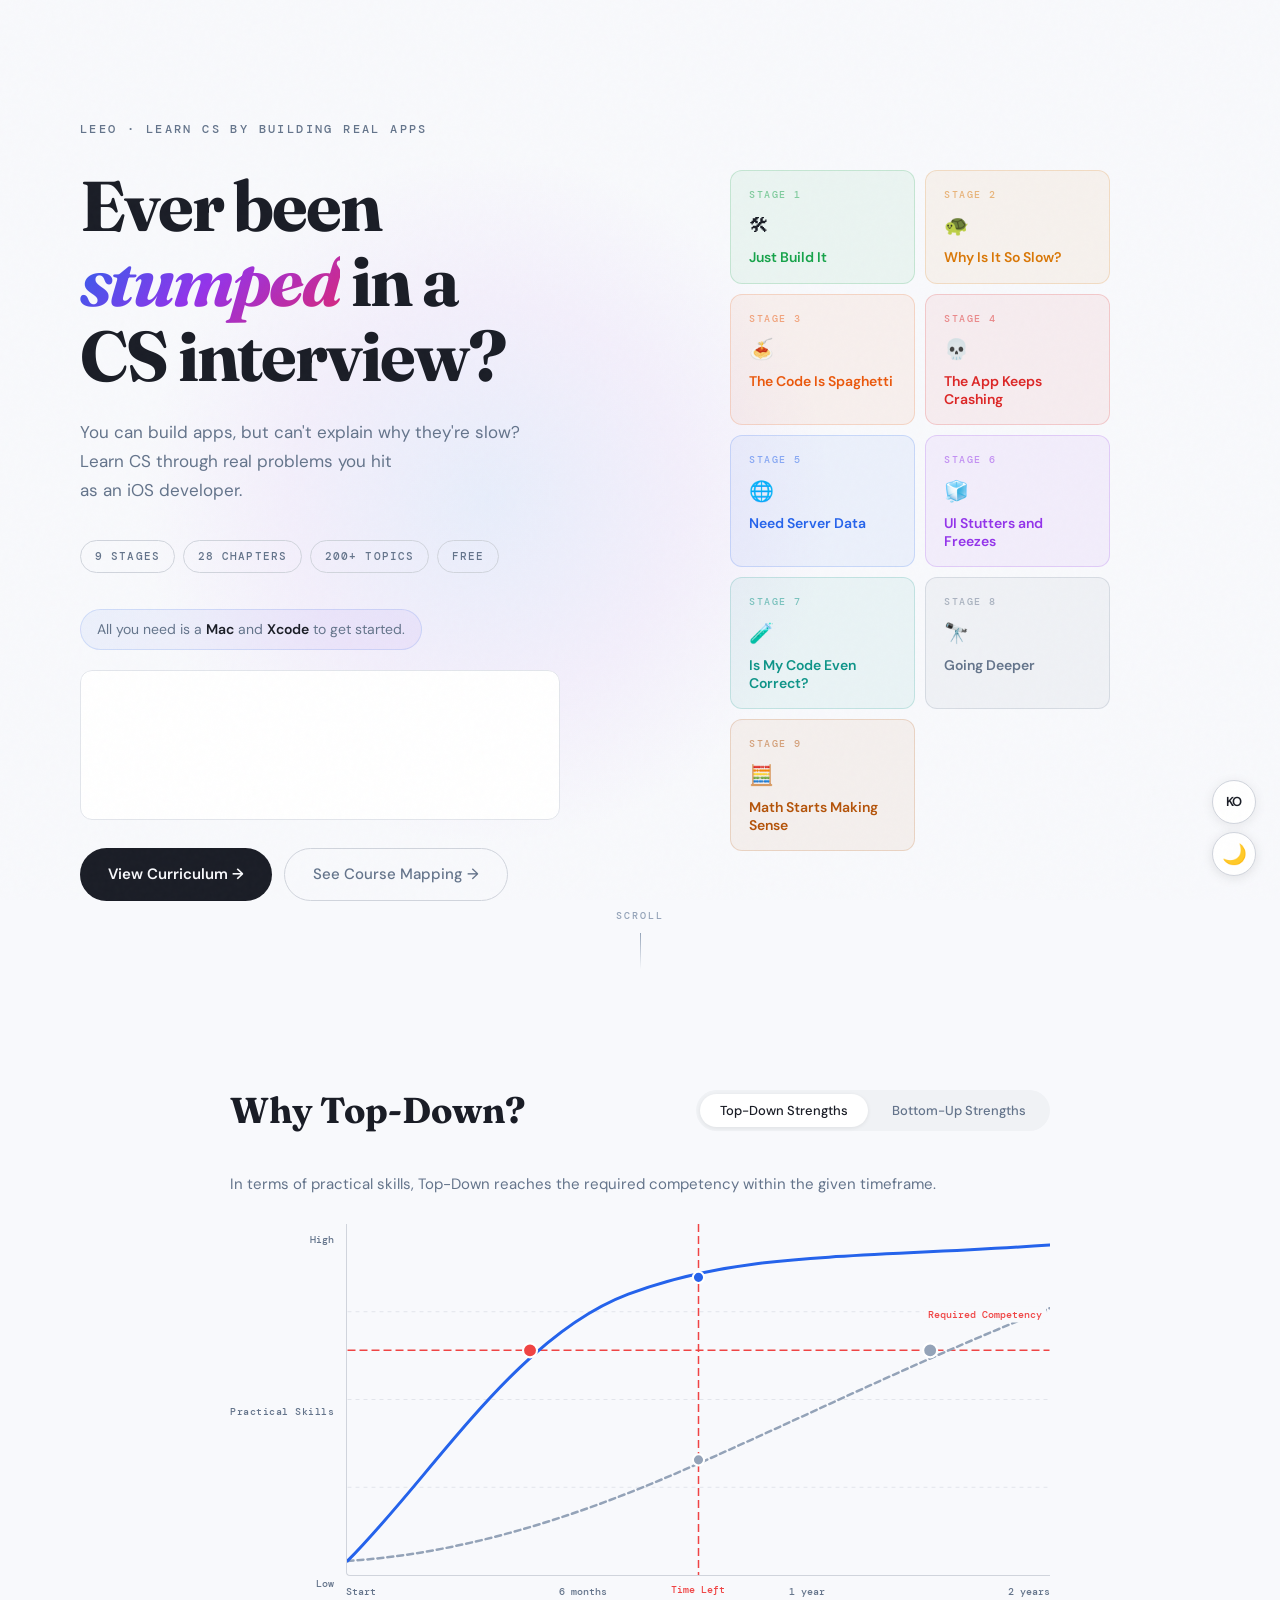
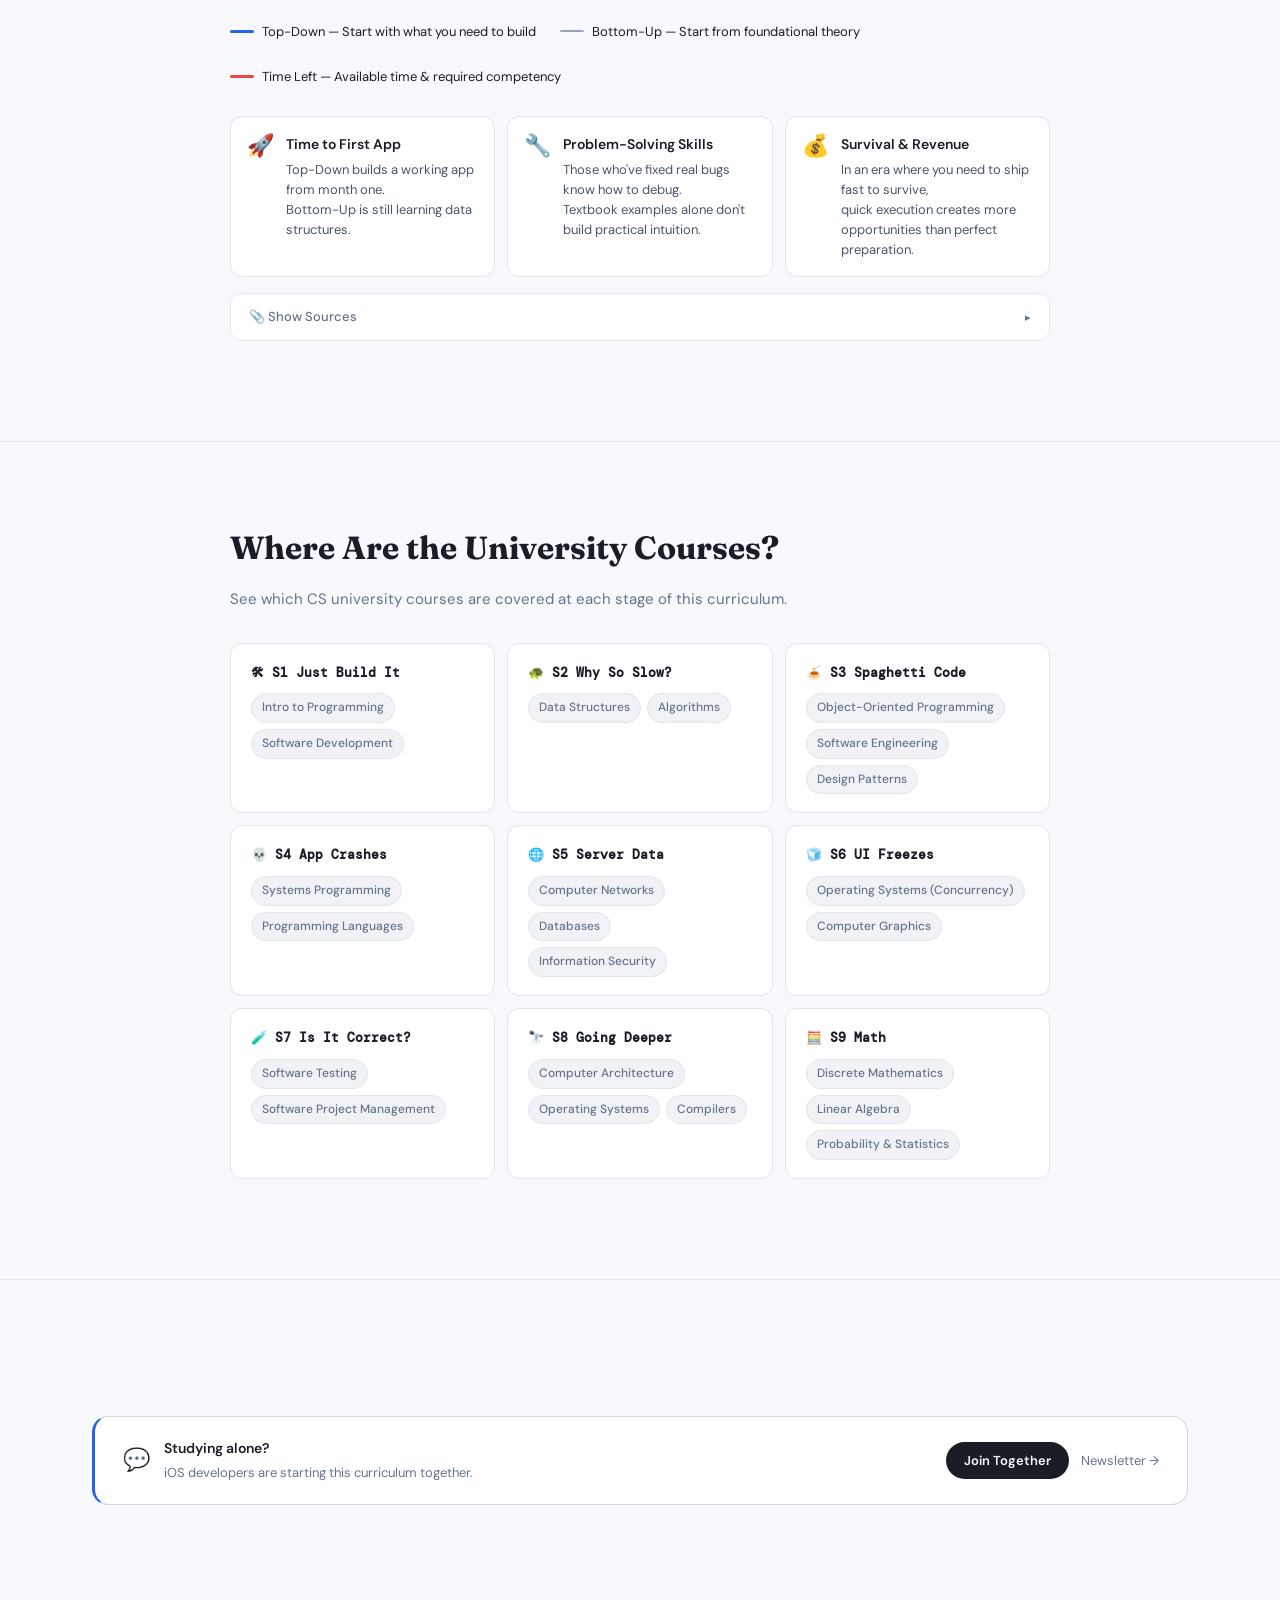
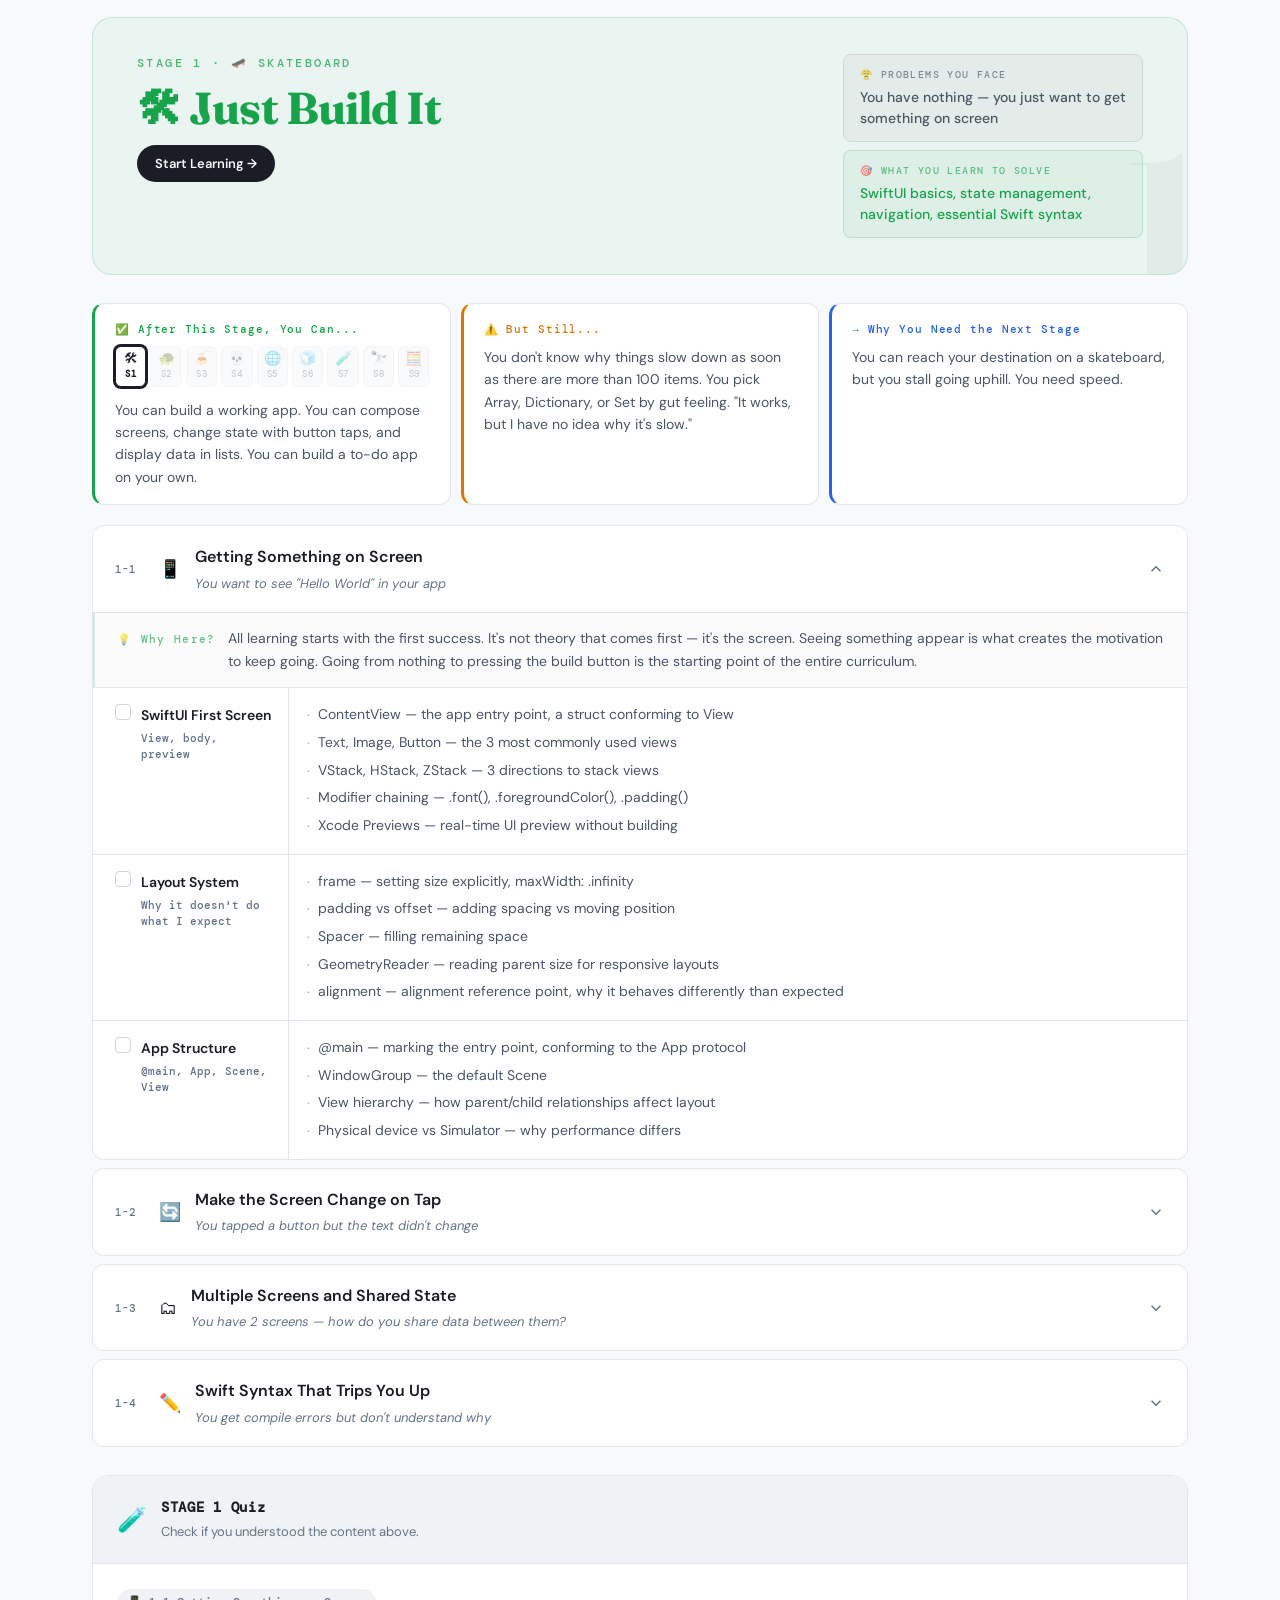
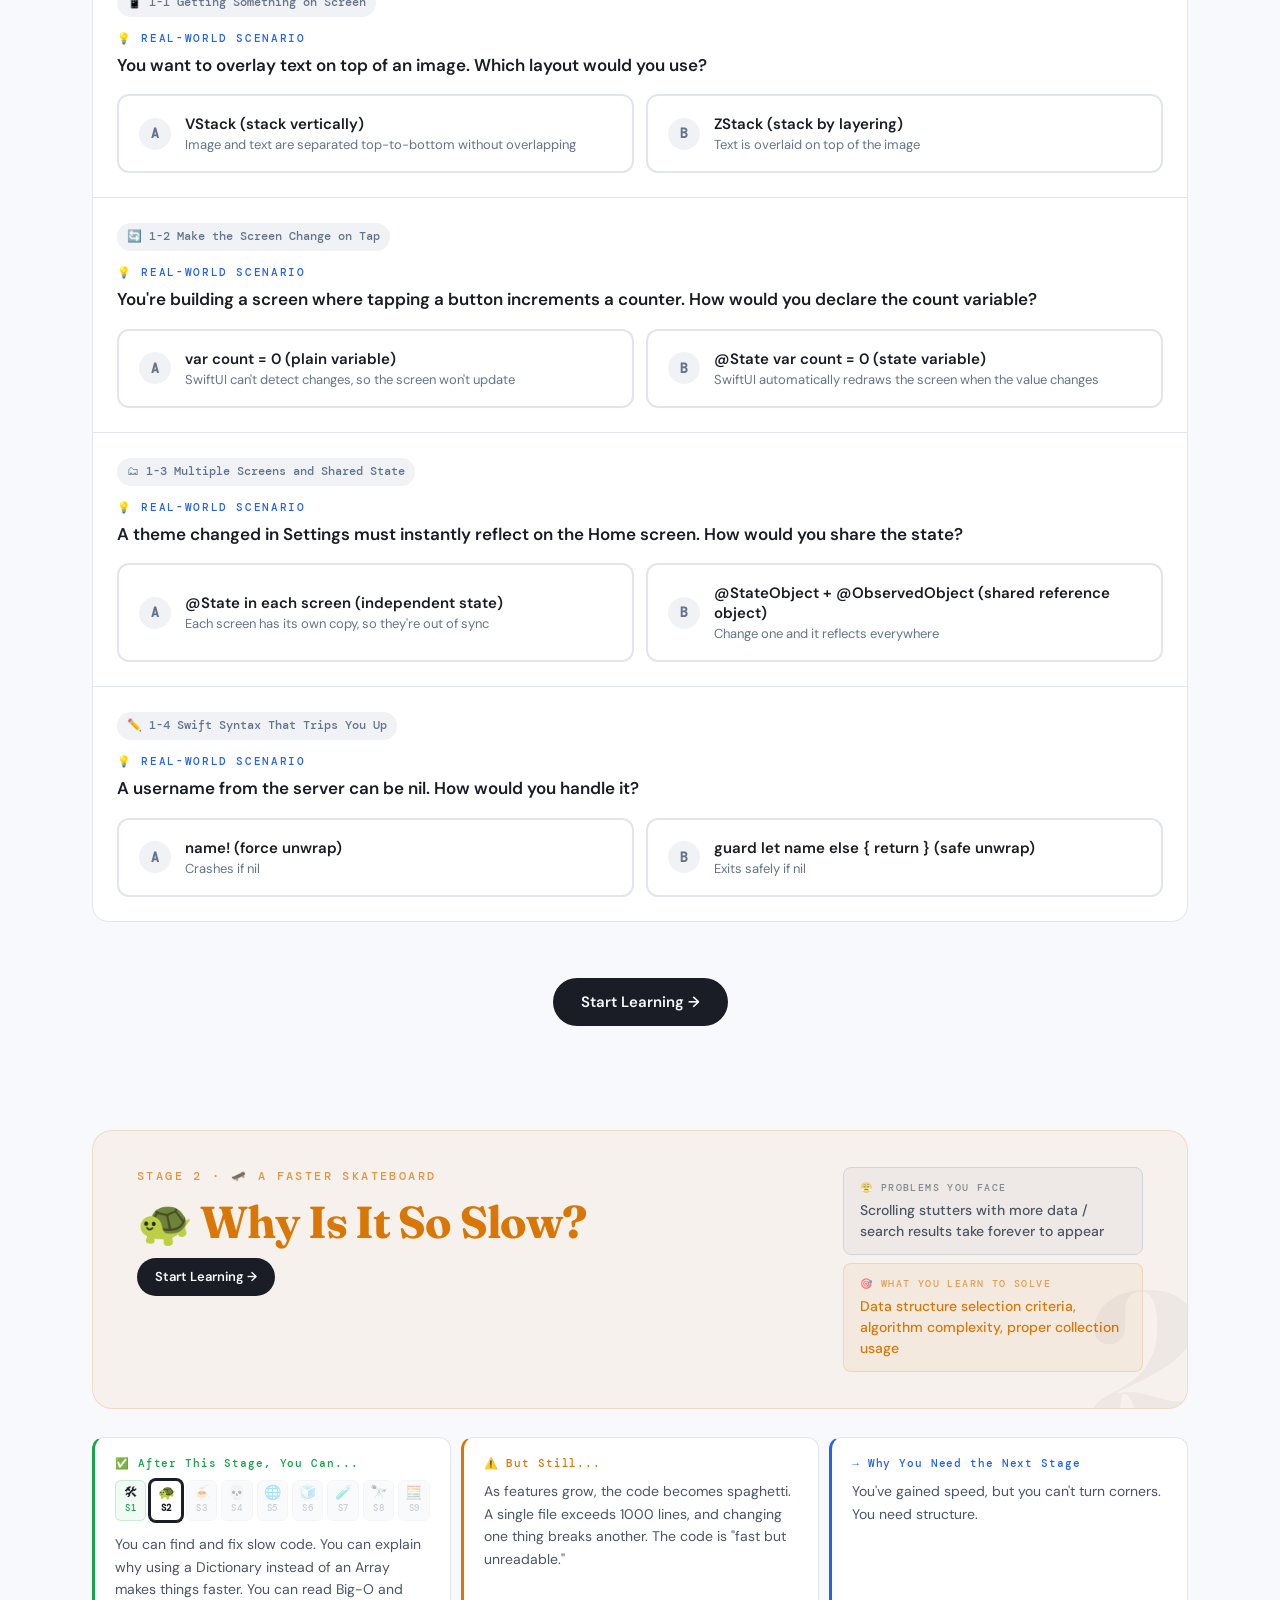
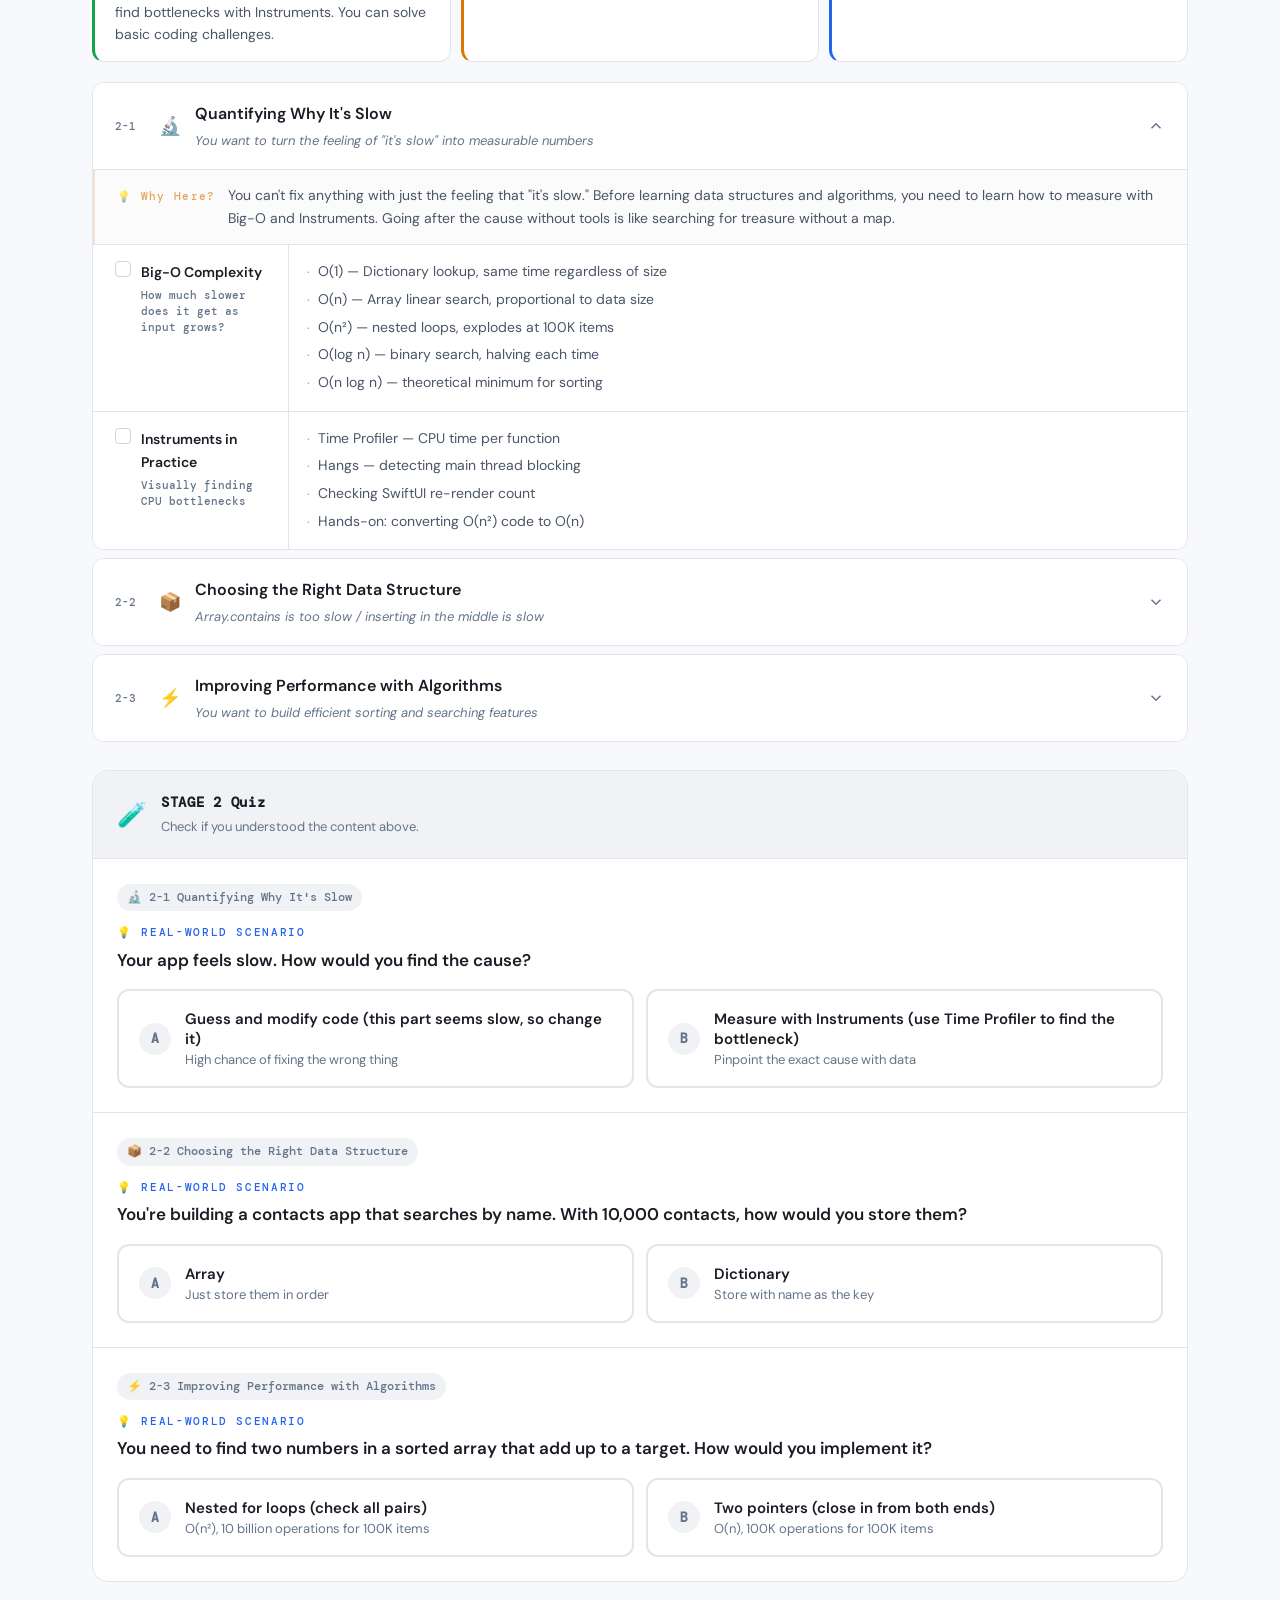
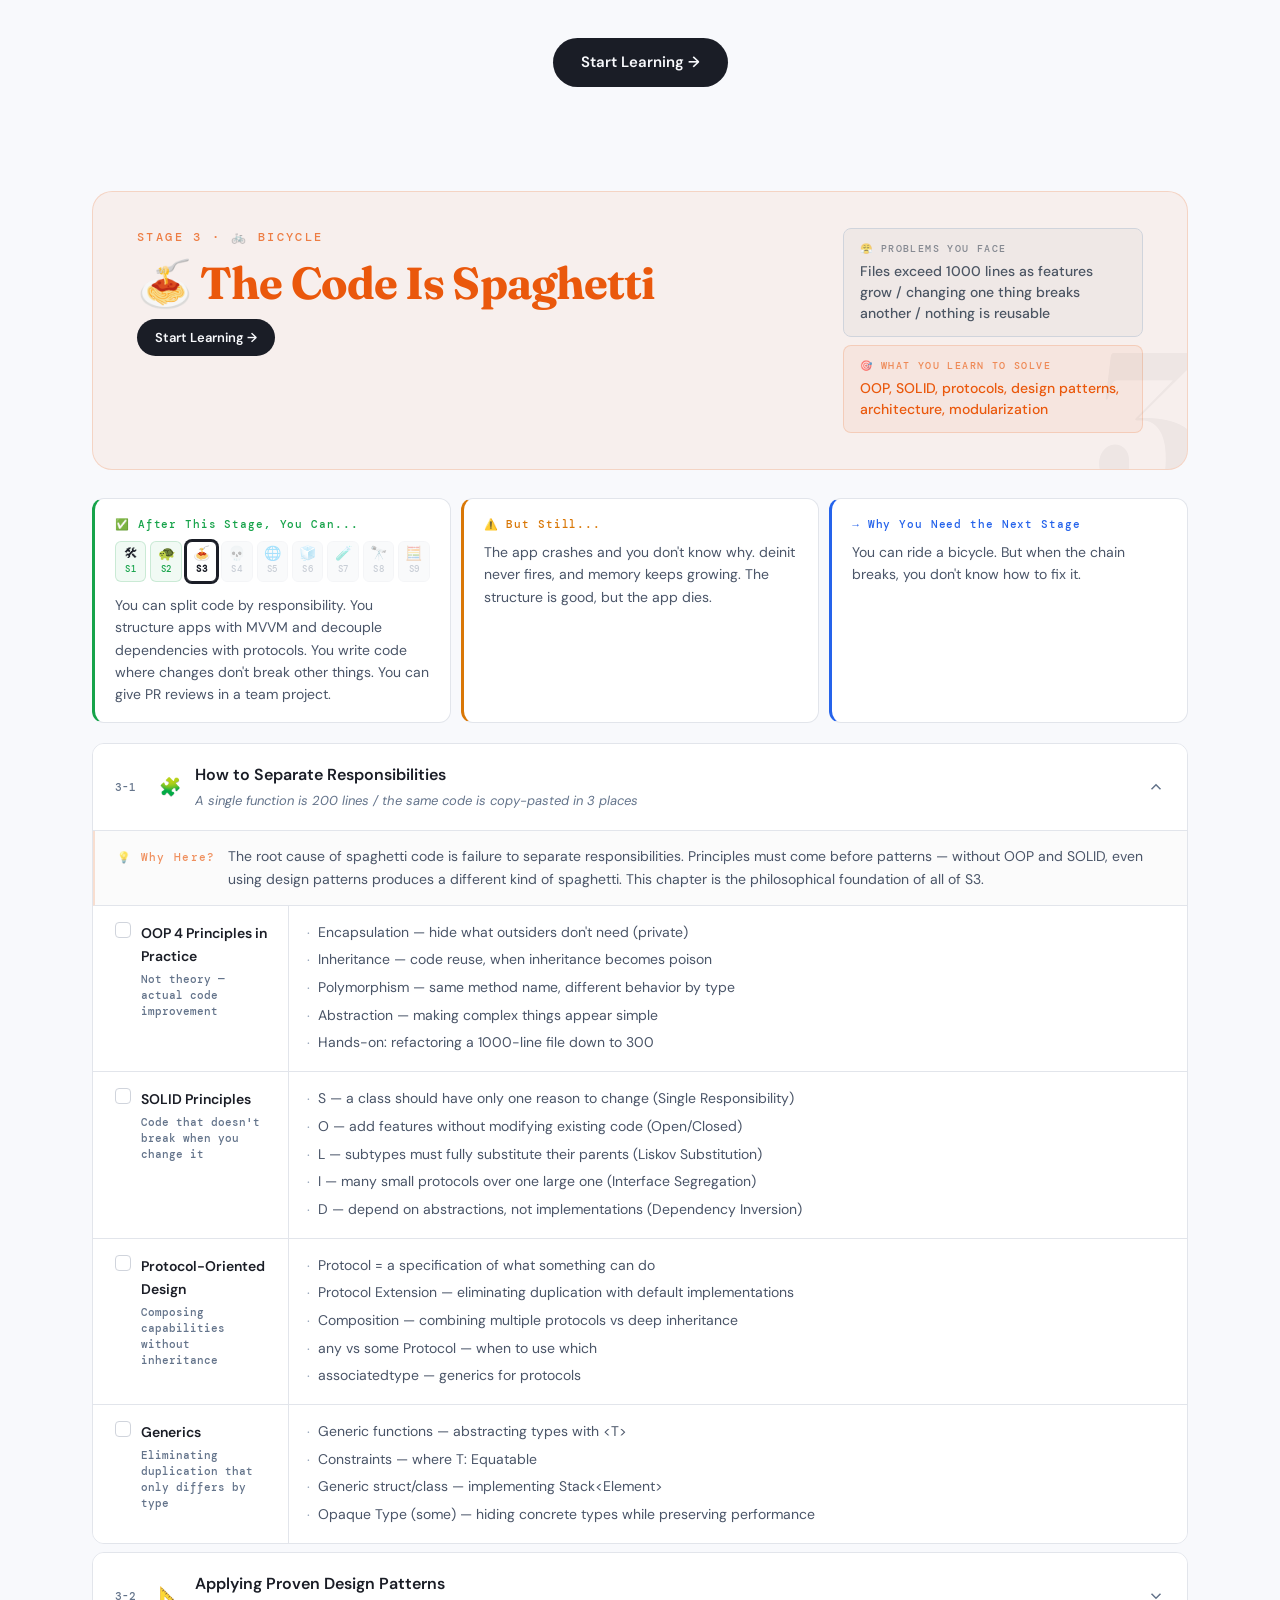
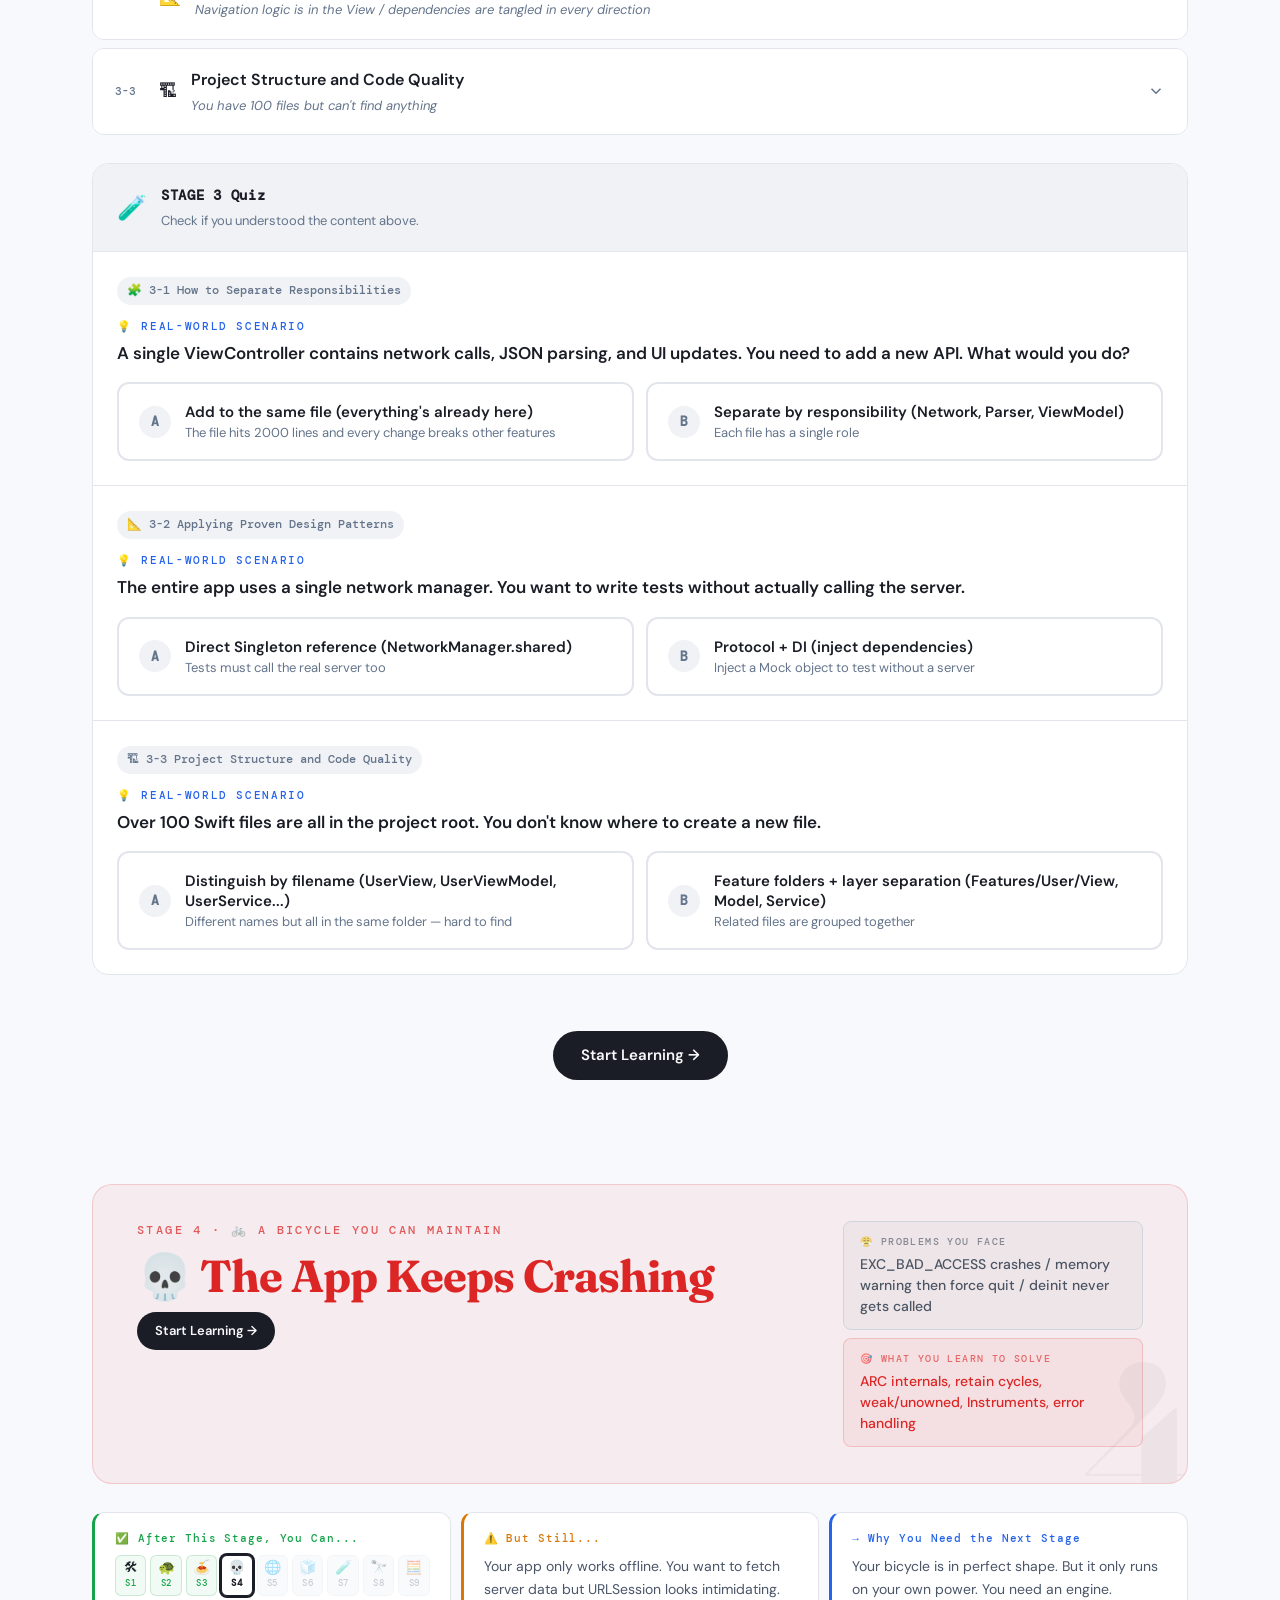
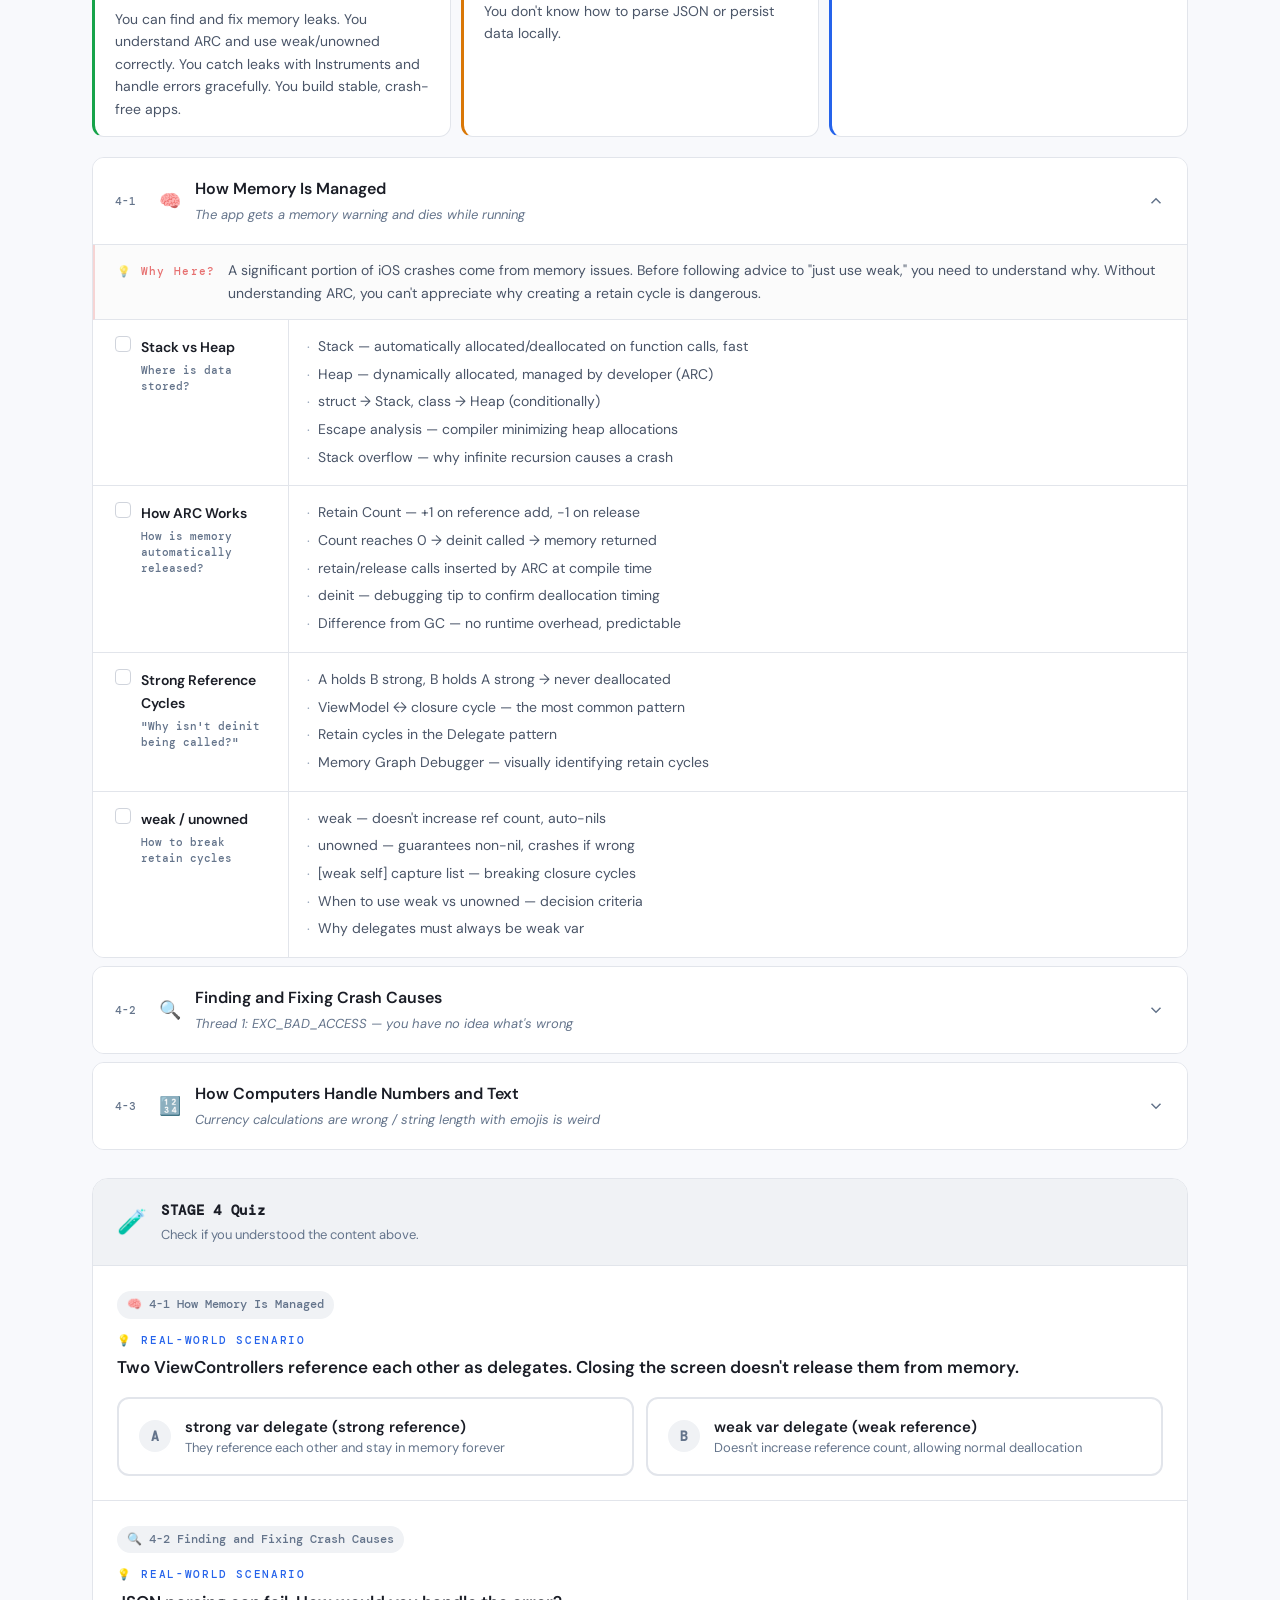
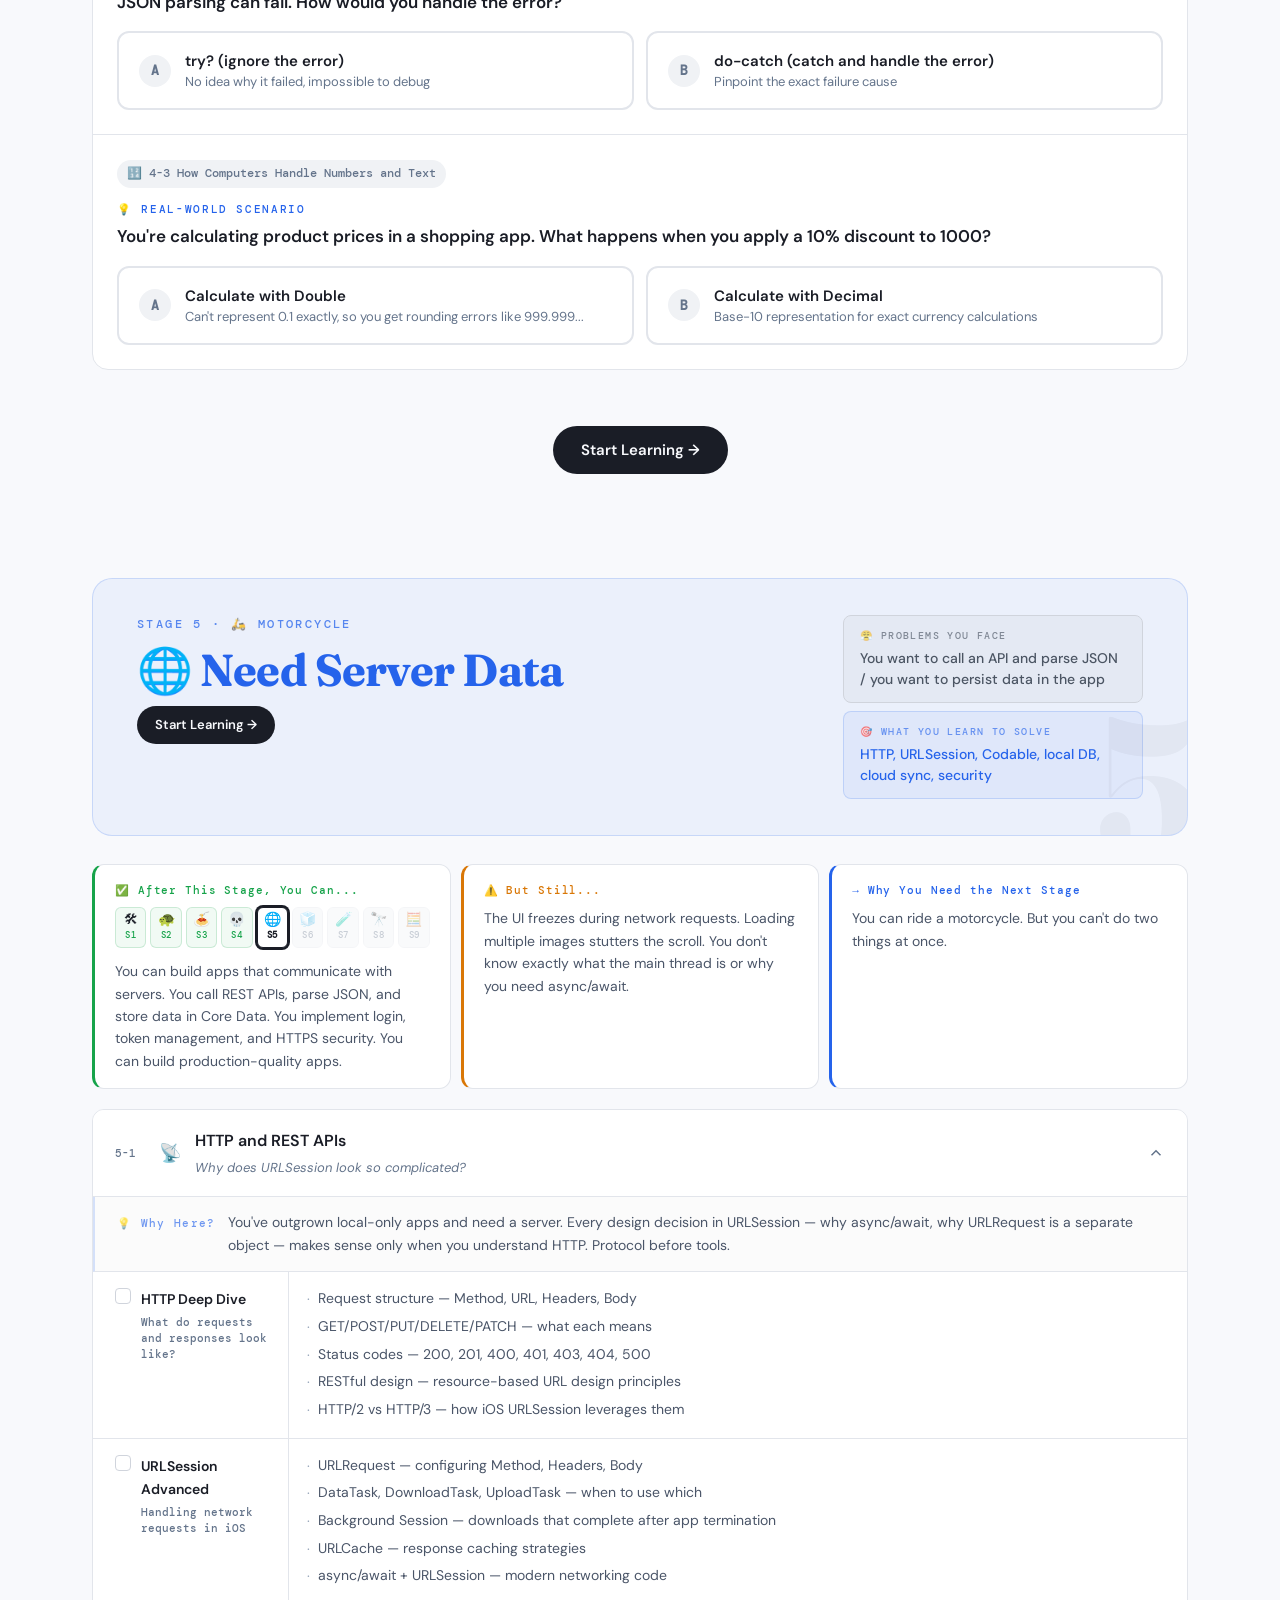
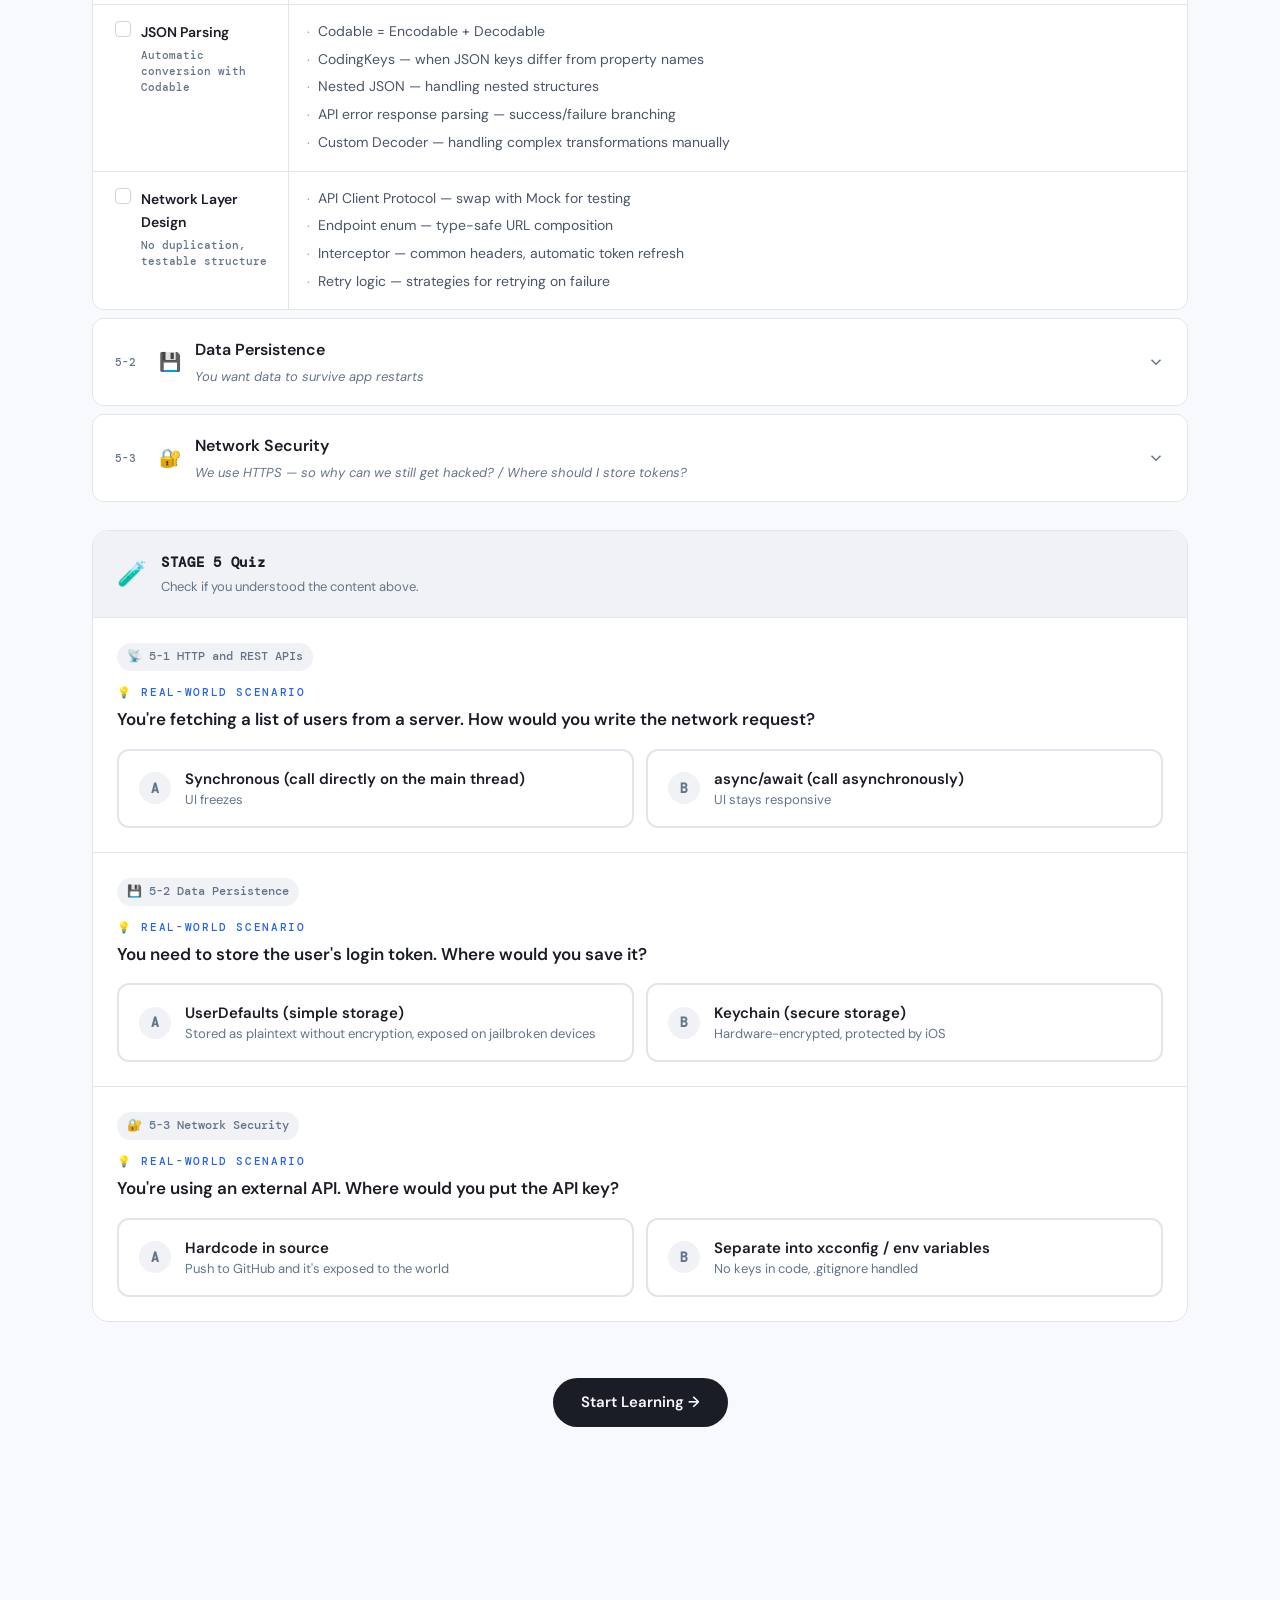
<file: en/index.html>
<!DOCTYPE html>
<html lang="en">
<head>
<meta charset="UTF-8">
<meta name="viewport" content="width=device-width, initial-scale=1.0">
<meta name="description" data-i18n-attr="content:metaDesc" content="Ever been stumped in a CS interview? Learn CS through real problems you hit as an iOS developer — a Top-Down curriculum. 9 stages, 200+ topics.">
<meta property="og:title" data-i18n-attr="content:ogTitle" content="CS Curriculum for App Developers — Leeo">
<meta property="og:description" data-i18n-attr="content:ogDesc" content="You can build apps, but can't explain why they're slow? Learn CS through real problems you hit as an iOS developer — a Top-Down curriculum.">
<meta property="og:type" content="website">
<meta property="og:image" content="https://m1zz.github.io/cs-curriculum-repo/assets/og-image.png">
<meta property="og:image:width" content="1200">
<meta property="og:image:height" content="512">
<meta name="twitter:card" content="summary_large_image">
<meta name="twitter:title" content="CS Curriculum for App Developers — Leeo">
<meta name="twitter:description" content="Ever been stumped in a CS interview? Learn CS through real problems you hit as an iOS developer.">
<meta name="twitter:image" content="https://m1zz.github.io/cs-curriculum-repo/assets/og-image.png">
<link rel="canonical" href="https://m1zz.github.io/cs-curriculum-repo/en/">
<link rel="alternate" hreflang="ko" href="https://m1zz.github.io/cs-curriculum-repo/">
<link rel="alternate" hreflang="en" href="https://m1zz.github.io/cs-curriculum-repo/en/">
<link rel="alternate" hreflang="x-default" href="https://m1zz.github.io/cs-curriculum-repo/">
<title data-i18n="pageTitle">CS Curriculum for App Developers — Leeo</title>
<script type="application/ld+json">
{
  "@context": "https://schema.org",
  "@type": "Course",
  "name": "CS Curriculum for App Developers",
  "description": "Learn computer science through real problems you encounter while building iOS apps. A Top-Down curriculum with 9 stages, 28 chapters, and 200+ topics.",
  "provider": {
    "@type": "Organization",
    "name": "Leeo",
    "url": "https://m1zz.github.io/cs-curriculum-repo/"
  },
  "url": "https://m1zz.github.io/cs-curriculum-repo/en/",
  "image": "https://m1zz.github.io/cs-curriculum-repo/assets/og-image.png",
  "inLanguage": ["en", "ko"],
  "isAccessibleForFree": true,
  "educationalLevel": "Intermediate",
  "about": [
    {"@type": "Thing", "name": "Computer Science"},
    {"@type": "Thing", "name": "iOS Development"},
    {"@type": "Thing", "name": "SwiftUI"},
    {"@type": "Thing", "name": "Data Structures"},
    {"@type": "Thing", "name": "Algorithms"},
    {"@type": "Thing", "name": "Operating Systems"},
    {"@type": "Thing", "name": "Computer Networks"}
  ],
  "hasCourseInstance": {
    "@type": "CourseInstance",
    "courseMode": "online",
    "courseWorkload": "P1Y"
  }
}
</script>
<link rel="preconnect" href="https://fonts.googleapis.com">
<link rel="preconnect" href="https://fonts.gstatic.com" crossorigin>
<link href="https://fonts.googleapis.com/css2?family=DM+Mono:wght@400;500&family=Fraunces:ital,opsz,wght@0,9..144,300;0,9..144,700;1,9..144,300&family=DM+Sans:wght@300;400;500;600&display=swap" rel="stylesheet">
<link rel="stylesheet" href="../assets/style.css">
<!-- Google Analytics -->
<script async src="https://www.googletagmanager.com/gtag/js?id=G-FG0Q3EQFWM"></script>
<script>
  window.dataLayer = window.dataLayer || [];
  function gtag(){dataLayer.push(arguments);}
  gtag('js', new Date());
  gtag('config', 'G-FG0Q3EQFWM');
</script>
<script>
  // Prevent flash: apply saved theme before first paint
  (function() {
    var t = localStorage.getItem('theme');
    if (t) document.documentElement.setAttribute('data-theme', t);
  })();
</script>
</head>
<body>

<!-- HERO -->
<section class="hero" id="hero">
  <div class="hero-glow"></div>
  <div class="hero-content">
    <p class="hero-label" data-i18n="heroLabel">Leeo · Learn CS by Building Real Apps</p>
    <h1 class="hero-title" data-i18n-html="heroTitle">Ever been<br><em>stumped</em> in a<br>CS interview?</h1>
    <p class="hero-sub" data-i18n-html="heroSub">You can build apps, but can't explain why they're slow?<br>Learn CS through real problems you hit<br>as an iOS developer.</p>
    <div class="hero-meta">
      <span class="meta-pill">9 STAGES</span>
      <span class="meta-pill">28 CHAPTERS</span>
      <span class="meta-pill">200+ TOPICS</span>
      <span class="meta-pill" data-i18n="pillFree">FREE</span>
    </div>
    <div class="hero-social-proof" data-i18n-html="heroSocialProof">
      All you need is a <strong>Mac</strong> and <strong>Xcode</strong> to get started.
    </div>
    <div class="hero-subscribe">
      <iframe src="https://leeo25.substack.com/embed" width="480" height="150" frameborder="0" scrolling="no"></iframe>
    </div>
    <div class="hero-actions">
      <a href="#s1" class="btn-primary" data-i18n="btnCurriculum">View Curriculum</a>
      <a href="#cs-map" class="btn-ghost" data-i18n="btnCsMap">See Course Mapping →</a>
    </div>
  </div>
  <div class="hero-flow">
    <div class="flow-cards" id="heroFlow"></div>
  </div>
  <div class="hero-scroll">
    <span class="scroll-text">SCROLL</span>
    <div class="scroll-line"></div>
  </div>
</section>

<!-- GRAPH COMPARISON -->
<section class="compare" id="compare">
  <div class="compare-inner">
    <div class="compare-header">
      <h2 class="compare-title" data-i18n="graphTitle">Why Top-Down?</h2>
      <div class="compare-tabs">
        <button class="compare-tab active" data-graph="topdown" data-i18n="tabTopDown">Strengths of Top-Down</button>
        <button class="compare-tab" data-graph="bottomup" data-i18n="tabBottomUp">Strengths of Bottom-Up</button>
      </div>
    </div>

    <!-- Graph 1: Top-Down 강점 -->
    <div class="graph-panel active" id="graph-topdown">
      <p class="graph-desc" data-i18n="graphDescTD">In terms of practical applicability, Top-Down reaches the required competency within the given time.</p>
      <div class="graph-container">
        <div class="graph-y-axis">
          <span data-i18n="yHigh">High</span>
          <span class="graph-y-label" data-i18n="yLabel">Practical Applicability</span>
          <span data-i18n="yLow">Low</span>
        </div>
        <div class="graph-area">
          <div class="graph-wrap">
            <svg class="graph-svg" viewBox="0 0 500 250">
              <!-- Grid lines -->
              <line x1="0" y1="62.5" x2="500" y2="62.5" stroke="var(--border)" stroke-dasharray="4" vector-effect="non-scaling-stroke"/>
              <line x1="0" y1="125" x2="500" y2="125" stroke="var(--border)" stroke-dasharray="4" vector-effect="non-scaling-stroke"/>
              <line x1="0" y1="187.5" x2="500" y2="187.5" stroke="var(--border)" stroke-dasharray="4" vector-effect="non-scaling-stroke"/>
              <!-- Deadline lines -->
              <line x1="0" y1="90" x2="500" y2="90" stroke="#ef4444" stroke-width="1.5" stroke-dasharray="8,4" vector-effect="non-scaling-stroke"/>
              <line x1="250" y1="0" x2="250" y2="250" stroke="#ef4444" stroke-width="1.5" stroke-dasharray="8,4" vector-effect="non-scaling-stroke"/>
              <!-- Bottom-Up: slow linear rise -->
              <path d="M0,240 C80,235 160,210 240,175 S400,100 500,60" fill="none" stroke="var(--dim)" stroke-width="2.5" stroke-dasharray="6,4" vector-effect="non-scaling-stroke" class="graph-line"/>
              <!-- Top-Down: fast early rise -->
              <path d="M0,240 C60,180 120,80 200,50 S350,25 500,15" fill="none" stroke="var(--s5)" stroke-width="3" vector-effect="non-scaling-stroke" class="graph-line"/>
              <!-- Intersection: Top-Down ✕ horizontal deadline -->
              <circle cx="130" cy="90" r="5" fill="#ef4444" stroke="#fff" stroke-width="1.5"/>
              <!-- Intersection: Bottom-Up ✕ horizontal deadline -->
              <circle cx="415" cy="90" r="5" fill="var(--dim)" stroke="#fff" stroke-width="1.5"/>
              <!-- Intersection: Top-Down ✕ vertical deadline -->
              <circle cx="250" cy="38" r="4" fill="var(--s5)" stroke="#fff" stroke-width="1.5"/>
              <!-- Intersection: Bottom-Up ✕ vertical deadline -->
              <circle cx="250" cy="168" r="4" fill="var(--dim)" stroke="#fff" stroke-width="1.5"/>
            </svg>
            <span class="deadline-label deadline-h" style="top:28%;right:4px;" data-i18n="deadlineH">Required Competency Level</span>
            <span class="deadline-label deadline-v" style="left:50%;bottom:-22px;" data-i18n="deadlineV">Time Left</span>
          </div>
          <div class="graph-x-axis">
            <span data-i18n="xStart">Start</span>
            <span data-i18n="x6mo">6 months</span>
            <span data-i18n="x1yr">1 year</span>
            <span data-i18n="x2yr">2 years</span>
          </div>
        </div>
      </div>
      <div class="graph-legend">
        <div class="legend-item">
          <span class="legend-line" style="background:var(--s5)"></span>
          <span data-i18n-html="legendTD"><strong>Top-Down</strong> — Learn what you need by building apps</span>
        </div>
        <div class="legend-item">
          <span class="legend-line dashed" style="background:var(--dim)"></span>
          <span data-i18n-html="legendBU_td"><strong>Bottom-Up</strong> — Study theory fundamentals first</span>
        </div>
        <div class="legend-item">
          <span class="legend-line" style="background:#ef4444"></span>
          <span data-i18n-html="legendDeadline"><strong>Time Left</strong> — Your available time and required competency</span>
        </div>
      </div>
      <div class="graph-insights">
        <div class="insight-card">
          <span class="insight-ico">🚀</span>
          <div>
            <div class="insight-title" data-i18n="insightAppTitle">When you can build an app</div>
            <div class="insight-body" data-i18n-html="insightAppBody">Top-Down builds a working app from the first month.<br>Bottom-Up is still studying data structures.</div>
          </div>
        </div>
        <div class="insight-card">
          <span class="insight-ico">🔧</span>
          <div>
            <div class="insight-title" data-i18n="insightDebugTitle">Problem-solving ability</div>
            <div class="insight-body" data-i18n-html="insightDebugBody">Those who've fixed real bugs know debugging.<br>Textbook examples alone don't build practical intuition.</div>
          </div>
        </div>
        <div class="insight-card">
          <span class="insight-ico">💰</span>
          <div>
            <div class="insight-title" data-i18n="insightSurvivalTitle">Survival and revenue</div>
            <div class="insight-body" data-i18n-html="insightSurvivalBody">In an era where you must ship fast to survive,<br>quick execution creates opportunities over perfect preparation.</div>
          </div>
        </div>
      </div>
      <details class="graph-sources">
        <summary class="sources-toggle" data-i18n="sourcesToggle">📎 Show references</summary>
        <div class="sources-body">
          <ul>
            <li data-i18n-html="sourcePBL"><strong>PBL Meta-analysis</strong> — 66 studies, 190 effect sizes. PBL significantly higher in motivation, satisfaction, and collaboration <em>(Frontiers in Psychology, 2023)</em></li>
            <li data-i18n-html="sourceFastAI"><strong>fast.ai Case</strong> — Run state-of-the-art models from lesson 1, then peel back the principles. The most popular deep learning course <em>(Jeremy Howard)</em></li>
            <li data-i18n-html="sourcePBLDuration"><strong>Optimal PBL Duration</strong> — 9–18 weeks is the optimal period for measurable learning outcomes <em>(ScienceDirect, 2025 meta-analysis)</em></li>
          </ul>
        </div>
      </details>
    </div>

    <!-- Graph 2: Bottom-Up 강점 -->
    <div class="graph-panel" id="graph-bottomup">
      <p class="graph-desc" data-i18n="graphDescBU">But the university curriculum order clearly has its advantages too.</p>
      <div class="graph-container">
        <div class="graph-y-axis">
          <span data-i18n="yHigh">High</span>
          <span class="graph-y-label" data-i18n="yLabel">Practical Applicability</span>
          <span data-i18n="yLow">Low</span>
        </div>
        <div class="graph-area">
          <div class="graph-wrap">
            <svg class="graph-svg" viewBox="0 0 500 250">
              <!-- Grid lines -->
              <line x1="0" y1="62.5" x2="500" y2="62.5" stroke="var(--border)" stroke-dasharray="4" vector-effect="non-scaling-stroke"/>
              <line x1="0" y1="125" x2="500" y2="125" stroke="var(--border)" stroke-dasharray="4" vector-effect="non-scaling-stroke"/>
              <line x1="0" y1="187.5" x2="500" y2="187.5" stroke="var(--border)" stroke-dasharray="4" vector-effect="non-scaling-stroke"/>
              <!-- Deadline lines -->
              <line x1="0" y1="90" x2="500" y2="90" stroke="#ef4444" stroke-width="1.5" stroke-dasharray="8,4" vector-effect="non-scaling-stroke"/>
              <line x1="125" y1="0" x2="125" y2="250" stroke="#ef4444" stroke-width="1.5" stroke-dasharray="8,4" vector-effect="non-scaling-stroke"/>
              <!-- Top-Down: fast rise, plateau -->
              <path d="M0,240 C60,180 120,90 200,65 S300,55 400,50 L500,45" fill="none" stroke="var(--s5)" stroke-width="2.5" stroke-dasharray="6,4" vector-effect="non-scaling-stroke" class="graph-line"/>
              <!-- Bottom-Up: slow but deep -->
              <path d="M0,240 C100,230 180,200 250,150 S380,50 500,15" fill="none" stroke="var(--s1)" stroke-width="3" vector-effect="non-scaling-stroke" class="graph-line"/>
              <!-- Intersection: Top-Down ✕ horizontal deadline -->
              <circle cx="122" cy="90" r="5" fill="var(--s5)" stroke="#fff" stroke-width="1.5"/>
              <!-- Intersection: Bottom-Up ✕ horizontal deadline -->
              <circle cx="330" cy="90" r="5" fill="var(--s1)" stroke="#fff" stroke-width="1.5"/>
              <!-- Intersection: Top-Down ✕ vertical deadline -->
              <circle cx="125" cy="88" r="4" fill="#ef4444" stroke="#fff" stroke-width="1.5"/>
              <!-- Intersection: Bottom-Up ✕ vertical deadline -->
              <circle cx="125" cy="225" r="4" fill="var(--dim)" stroke="#fff" stroke-width="1.5"/>
            </svg>
            <span class="deadline-label deadline-h" style="top:28%;right:4px;" data-i18n="deadlineH">Required Competency Level</span>
            <span class="deadline-label deadline-v" style="left:25%;bottom:-22px;" data-i18n="deadlineV">Time Left</span>
          </div>
          <div class="graph-x-axis">
            <span data-i18n="xStart">Start</span>
            <span data-i18n="x1yr">1 year</span>
            <span data-i18n="x2yr">2 years</span>
            <span data-i18n="x4yr">4 years+</span>
          </div>
        </div>
      </div>
      <div class="graph-legend">
        <div class="legend-item">
          <span class="legend-line" style="background:var(--s1)"></span>
          <span data-i18n-html="legendBU"><strong>Bottom-Up</strong> — University curriculum order</span>
        </div>
        <div class="legend-item">
          <span class="legend-line dashed" style="background:var(--s5)"></span>
          <span data-i18n-html="legendTD_bu"><strong>Top-Down</strong> — Practice-oriented learning</span>
        </div>
        <div class="legend-item">
          <span class="legend-line" style="background:#ef4444"></span>
          <span data-i18n-html="legendDeadline"><strong>Time Left</strong> — Your available time and required competency</span>
        </div>
      </div>
      <div class="graph-insights">
        <div class="insight-card">
          <span class="insight-ico">🧱</span>
          <div>
            <div class="insight-title" data-i18n="insightFoundationTitle">Solid Foundations</div>
            <div class="insight-body" data-i18n-html="insightFoundationBody">Systematically building OS, architecture, and algorithms<br>lets you see through the essence of any technology.</div>
          </div>
        </div>
        <div class="insight-card">
          <span class="insight-ico">🔬</span>
          <div>
            <div class="insight-title" data-i18n="insightDeepTitle">Deep Understanding</div>
            <div class="insight-body" data-i18n-html="insightDeepBody">Top-Down fills in the "why" later,<br>but Bottom-Up understands principles from the start.</div>
          </div>
        </div>
        <div class="insight-card">
          <span class="insight-ico">🎯</span>
          <div>
            <div class="insight-title" data-i18n="insightHybridTitle">So this curriculum</div>
            <div class="insight-body" data-i18n-html="insightHybridBody">Starts fast with Top-Down,<br>but covers necessary fundamentals <strong>in depth</strong> at each stage.</div>
          </div>
        </div>
      </div>
      <details class="graph-sources">
        <summary class="sources-toggle" data-i18n="sourcesToggle">📎 Show references</summary>
        <div class="sources-body">
          <ul>
            <li data-i18n-html="sourceCogLoad"><strong>Cognitive Load Theory</strong> — For beginners, guided examples are more effective than free exploration. Unstructured problem-solving overloads working memory <em>(Sweller, 1988)</em></li>
            <li data-i18n-html="sourceExpertise"><strong>Expertise Reversal Effect</strong> — Teaching methods good for beginners can hinder experts. Optimal approach varies by learner level <em>(Kalyuga et al., 2007)</em></li>
            <li data-i18n-html="sourceDiscovery"><strong>Pure Discovery Learning Failure</strong> — 50 years of empirical data don't support unguided discovery learning. Top-Down needs scaffolding to work <em>(Mayer, 2004)</em></li>
            <li data-i18n-html="sourceSpiral"><strong>Spiral Curriculum</strong> — A hybrid approach of revisiting topics with increasing depth is most effective <em>(Bruner, 1960)</em></li>
          </ul>
        </div>
      </details>
    </div>

  </div>
</section>

<!-- CS COURSE MAPPING -->
<section class="cs-map" id="cs-map">
  <div class="cs-map-inner">
    <h2 class="cs-map-title" data-i18n="csMapTitle">Where are the CS courses?</h2>
    <p class="cs-map-desc" data-i18n="csMapDesc">See at a glance which stage of this curriculum covers each CS major course.</p>
    <div class="cs-map-grid">

      <a href="#s1" class="cs-map-card">
        <div class="cs-map-stage" data-i18n="csS1">🛠 S1 Just Build It</div>
        <div class="cs-map-courses">
          <span class="cs-course" data-i18n="course_progBasic">Intro to Programming</span>
          <span class="cs-course" data-i18n="course_swDev">Software Development Basics</span>
        </div>
      </a>

      <a href="#s2" class="cs-map-card">
        <div class="cs-map-stage" data-i18n="csS2">🐢 S2 Why So Slow?</div>
        <div class="cs-map-courses">
          <span class="cs-course" data-i18n="course_ds">Data Structures</span>
          <span class="cs-course" data-i18n="course_algo">Algorithms</span>
        </div>
      </a>

      <a href="#s3" class="cs-map-card">
        <div class="cs-map-stage" data-i18n="csS3">🍝 S3 Spaghetti Code</div>
        <div class="cs-map-courses">
          <span class="cs-course" data-i18n="course_oop">Object-Oriented Programming</span>
          <span class="cs-course" data-i18n="course_swEng">Software Engineering</span>
          <span class="cs-course" data-i18n="course_design">Design Patterns</span>
        </div>
      </a>

      <a href="#s4" class="cs-map-card">
        <div class="cs-map-stage" data-i18n="csS4">💀 S4 App Crashes</div>
        <div class="cs-map-courses">
          <span class="cs-course" data-i18n="course_sysProg">Systems Programming</span>
          <span class="cs-course" data-i18n="course_progLang">Programming Languages</span>
        </div>
      </a>

      <a href="#s5" class="cs-map-card">
        <div class="cs-map-stage" data-i18n="csS5">🌐 S5 Server Data</div>
        <div class="cs-map-courses">
          <span class="cs-course" data-i18n="course_network">Computer Networks</span>
          <span class="cs-course" data-i18n="course_db">Databases</span>
          <span class="cs-course" data-i18n="course_security">Information Security</span>
        </div>
      </a>

      <a href="#s6" class="cs-map-card">
        <div class="cs-map-stage" data-i18n="csS6">🧊 S6 UI Freezes</div>
        <div class="cs-map-courses">
          <span class="cs-course" data-i18n="course_osConcurrency">OS (Concurrency)</span>
          <span class="cs-course" data-i18n="course_graphics">Computer Graphics</span>
        </div>
      </a>

      <a href="#s7" class="cs-map-card">
        <div class="cs-map-stage" data-i18n="csS7">🧪 S7 Is the Code Right?</div>
        <div class="cs-map-courses">
          <span class="cs-course" data-i18n="course_testing">Software Testing</span>
          <span class="cs-course" data-i18n="course_projMgmt">Software Project Management</span>
        </div>
      </a>

      <a href="#s8" class="cs-map-card">
        <div class="cs-map-stage" data-i18n="csS8">🔭 S8 Going Deeper</div>
        <div class="cs-map-courses">
          <span class="cs-course" data-i18n="course_compArch">Computer Architecture</span>
          <span class="cs-course" data-i18n="course_os">Operating Systems</span>
          <span class="cs-course" data-i18n="course_compiler">Compilers</span>
        </div>
      </a>

      <a href="#s9" class="cs-map-card">
        <div class="cs-map-stage" data-i18n="csS9">🧮 S9 Mathematics</div>
        <div class="cs-map-courses">
          <span class="cs-course" data-i18n="course_discreteMath">Discrete Mathematics</span>
          <span class="cs-course" data-i18n="course_linearAlg">Linear Algebra</span>
          <span class="cs-course" data-i18n="course_probStat">Probability & Statistics</span>
        </div>
      </a>

    </div>
  </div>
</section>

<!-- SEARCH + NAV -->
<div class="sticky-bar" id="stickyBar">
  <div class="progress-bar-wrap"><div class="progress-bar-fill" id="progressBar"></div></div>
  <div class="sticky-inner">
    <div class="search-box">
      <svg width="14" height="14" viewBox="0 0 24 24" fill="none" stroke="currentColor" stroke-width="2.5"><circle cx="11" cy="11" r="8"/><path d="M21 21l-4.35-4.35"/></svg>
      <input id="searchInput" type="text" data-i18n-attr="placeholder:searchPlaceholder" placeholder="Search... (e.g., ARC, async, Codable)" autocomplete="off" spellcheck="false">
      <span id="searchCount" class="search-count"></span>
    </div>
    <nav class="stage-nav" id="stageNav"></nav>
  </div>
</div>

<!-- MAIN CONTENT -->
<main class="main" id="main"></main>

<!-- SEO: crawlable content for search engines when JS is disabled -->
<noscript>
<section class="seo-content">
  <h2>Curriculum Overview</h2>
  <article><h3>S1 — Just Build It</h3><p>SwiftUI basics, layout system, app structure, @State, user input, lists and navigation, Todo app, screen transitions, shared state management, TabView, types and optionals, collections, closures</p></article>
  <article><h3>S2 — Why So Slow?</h3><p>Data structures: Array vs Set vs Dictionary, time complexity O(n), Big-O notation, sorting algorithms, binary search, hash tables, stacks and queues, trees and graphs, algorithm design patterns</p></article>
  <article><h3>S3 — Spaghetti Code</h3><p>Object-oriented programming, SOLID principles, design patterns (MVC, MVVM, Observer, Singleton, Factory), protocol-oriented programming, dependency injection, clean architecture</p></article>
  <article><h3>S4 — App Crashes</h3><p>Memory management, ARC (Automatic Reference Counting), retain cycles, strong/weak references, value types vs reference types, Swift compiler, runtime errors, crash debugging</p></article>
  <article><h3>S5 — Server Data</h3><p>HTTP/HTTPS, REST API, URLSession, JSON parsing, Codable, network security, authentication (OAuth, JWT), Core Data, SwiftData, database fundamentals, SQL</p></article>
  <article><h3>S6 — UI Freezes</h3><p>Concurrency programming, async/await, Task, Actor, main thread, GCD, rendering pipeline, Core Animation, frame drop debugging</p></article>
  <article><h3>S7 — Is My Code Correct?</h3><p>Unit testing, XCTest, integration testing, UI testing, TDD, code coverage, CI/CD, Git branching strategy, code review</p></article>
  <article><h3>S8 — Go Deeper</h3><p>Computer architecture, CPU and memory, cache, operating systems, processes and threads, virtual memory, file systems, compilers, LLVM, Swift intermediate representation</p></article>
  <article><h3>S9 — Math</h3><p>Discrete mathematics, set theory, logic, linear algebra, matrices, vectors, probability and statistics, graph theory</p></article>
</section>
</noscript>

<!-- FOOTER -->
<footer class="footer">
  <div class="footer-inner">
    <div class="footer-brand">
      <span class="footer-logo" data-i18n="footerBrand">Leeo</span>
      <span class="footer-dot">·</span>
      <span data-i18n="footerTagline">Learn CS by Building Real Apps</span>
    </div>
    <div class="footer-links">
      <a href="https://www.youtube.com/@개발자리" target="_blank" rel="noopener">YouTube</a>
      <a href="https://www.inflearn.com" target="_blank" rel="noopener">Inflearn</a>
      <a href="https://m1zz.github.io/LeeoNote" target="_blank" rel="noopener">Blog</a>
    </div>
    <p class="footer-copy" data-i18n="footerCopy">© 2026 Leeo. All rights reserved.</p>
  </div>
</footer>

<!-- THEME TOGGLE -->
<a class="lang-toggle" href="../" aria-label="한국어">
  <span class="lang-label">KO</span>
</a>
<button class="theme-toggle" id="themeToggle" aria-label="Toggle theme">
  <span class="icon-moon">🌙</span>
  <span class="icon-sun">☀️</span>
</button>

<script src="../assets/data.js"></script>
<script src="../assets/data-en.js"></script>
<script src="../assets/i18n.js"></script>
<script src="../assets/app.js"></script>
</body>
</html>
</file>
<file: assets/style.css>
/* ── RESET & TOKENS ───────────────────────────────────────── */
*, *::before, *::after { box-sizing: border-box; margin: 0; padding: 0; }
html { scroll-behavior: smooth; font-size: 16px; }
a { text-decoration: none; color: inherit; }

:root {
  /* Light mode (default) */
  --bg:       #f8f9fc;
  --surface:  #ffffff;
  --surface2: #f0f2f5;
  --border:   #e2e5eb;
  --border2:  #d0d4dc;
  --text:     #1a1d26;
  --muted:    #64748b;
  --dim:      #94a3b8;

  /* Stage accent palette */
  --s1: #16a34a;  --s1bg: rgba(22,163,74,.06);   --s1bd: rgba(22,163,74,.18);
  --s2: #d97706;  --s2bg: rgba(217,119,6,.06);   --s2bd: rgba(217,119,6,.18);
  --s3: #ea580c;  --s3bg: rgba(234,88,12,.06);   --s3bd: rgba(234,88,12,.18);
  --s4: #dc2626;  --s4bg: rgba(220,38,38,.06);   --s4bd: rgba(220,38,38,.18);
  --s5: #2563eb;  --s5bg: rgba(37,99,235,.06);   --s5bd: rgba(37,99,235,.18);
  --s6: #9333ea;  --s6bg: rgba(147,51,234,.06);  --s6bd: rgba(147,51,234,.18);
  --s7: #0d9488;  --s7bg: rgba(13,148,136,.06);  --s7bd: rgba(13,148,136,.18);
  --s8: #64748b;  --s8bg: rgba(100,116,139,.06); --s8bd: rgba(100,116,139,.18);
  --s9: #b45309;  --s9bg: rgba(180,83,9,.06);   --s9bd: rgba(180,83,9,.18);

  --radius-sm: 8px;
  --radius-md: 12px;
  --radius-lg: 16px;
  --radius-xl: 20px;
}

/* Dark mode */
[data-theme="dark"] {
  --bg:       #0b0d10;
  --surface:  #12151a;
  --surface2: #181c24;
  --border:   #222632;
  --border2:  #2e3545;
  --text:     #e2e6f0;
  --muted:    #64748b;
  --dim:      #334155;

  --s1: #22c55e;  --s1bg: rgba(34,197,94,.07);   --s1bd: rgba(34,197,94,.22);
  --s2: #f59e0b;  --s2bg: rgba(245,158,11,.07);  --s2bd: rgba(245,158,11,.22);
  --s3: #f97316;  --s3bg: rgba(249,115,22,.07);  --s3bd: rgba(249,115,22,.22);
  --s4: #ef4444;  --s4bg: rgba(239,68,68,.07);   --s4bd: rgba(239,68,68,.22);
  --s5: #3b82f6;  --s5bg: rgba(59,130,246,.07);  --s5bd: rgba(59,130,246,.22);
  --s6: #a855f7;  --s6bg: rgba(168,85,247,.07);  --s6bd: rgba(168,85,247,.22);
  --s7: #14b8a6;  --s7bg: rgba(20,184,166,.07);  --s7bd: rgba(20,184,166,.22);
  --s8: #94a3b8;  --s8bg: rgba(148,163,184,.07); --s8bd: rgba(148,163,184,.22);
  --s9: #d97706;  --s9bg: rgba(217,119,6,.07);  --s9bd: rgba(217,119,6,.22);
}

body {
  background: var(--bg);
  color: var(--text);
  font-family: 'DM Sans', -apple-system, sans-serif;
  font-weight: 400;
  line-height: 1.65;
  overflow-x: hidden;
}

/* Subtle grain overlay */
body::after {
  content: '';
  position: fixed;
  inset: 0;
  background-image: url("data:image/svg+xml,%3Csvg viewBox='0 0 200 200' xmlns='http://www.w3.org/2000/svg'%3E%3Cfilter id='n'%3E%3CfeTurbulence type='fractalNoise' baseFrequency='.85' numOctaves='4' stitchTiles='stitch'/%3E%3C/filter%3E%3Crect width='100%25' height='100%25' filter='url(%23n)' opacity='.02'/%3E%3C/svg%3E");
  pointer-events: none;
  z-index: 999;
}
[data-theme="dark"] body::after {
  background-image: url("data:image/svg+xml,%3Csvg viewBox='0 0 200 200' xmlns='http://www.w3.org/2000/svg'%3E%3Cfilter id='n'%3E%3CfeTurbulence type='fractalNoise' baseFrequency='.85' numOctaves='4' stitchTiles='stitch'/%3E%3C/filter%3E%3Crect width='100%25' height='100%25' filter='url(%23n)' opacity='.035'/%3E%3C/svg%3E");
}

/* ── HERO ─────────────────────────────────────────────────── */
.hero {
  position: relative;
  min-height: 100vh;
  display: grid;
  grid-template-columns: 1fr 1fr;
  gap: 0;
  align-items: center;
  padding: 120px 80px 100px;
  overflow: hidden;
}

.hero-glow {
  position: absolute;
  width: 700px; height: 700px;
  border-radius: 50%;
  background: radial-gradient(circle, rgba(37,99,235,.08) 0%, rgba(147,51,234,.05) 40%, transparent 70%);
  top: 50%; left: 38%;
  transform: translate(-50%,-50%);
  pointer-events: none;
}
[data-theme="dark"] .hero-glow {
  background: radial-gradient(circle, rgba(59,130,246,.1) 0%, rgba(168,85,247,.06) 40%, transparent 70%);
}

.hero-content { position: relative; z-index: 2; }

.hero-label {
  font-family: 'DM Mono', monospace;
  font-size: 12px;
  font-weight: 500;
  letter-spacing: .2em;
  text-transform: uppercase;
  color: var(--muted);
  margin-bottom: 28px;
  opacity: 0;
  animation: fadeUp .5s ease .1s forwards;
}

.hero-title {
  font-family: 'Fraunces', serif;
  font-size: clamp(40px, 5.5vw, 80px);
  font-weight: 700;
  line-height: 1.07;
  letter-spacing: -.03em;
  margin-bottom: 24px;
  opacity: 0;
  animation: fadeUp .6s ease .25s forwards;
}

.hero-title em {
  font-style: italic;
  background: linear-gradient(135deg, #2563eb 0%, #9333ea 50%, #db2777 100%);
  -webkit-background-clip: text;
  -webkit-text-fill-color: transparent;
  background-clip: text;
}
[data-theme="dark"] .hero-title em {
  background: linear-gradient(135deg, #3b82f6 0%, #a855f7 50%, #ec4899 100%);
  -webkit-background-clip: text;
  background-clip: text;
}

.hero-sub {
  font-size: 17px;
  font-weight: 400;
  color: var(--muted);
  line-height: 1.7;
  max-width: 440px;
  margin-bottom: 36px;
  opacity: 0;
  animation: fadeUp .6s ease .4s forwards;
}

.hero-meta {
  display: flex;
  flex-wrap: wrap;
  gap: 8px;
  margin-bottom: 36px;
  opacity: 0;
  animation: fadeUp .6s ease .55s forwards;
}

.meta-pill {
  font-family: 'DM Mono', monospace;
  font-size: 11px;
  font-weight: 500;
  letter-spacing: .1em;
  color: var(--muted);
  padding: 6px 14px;
  border: 1px solid var(--border2);
  border-radius: 100px;
}

.hero-req {
  display: flex;
  align-items: center;
  gap: 10px;
  margin-bottom: 24px;
  padding: 10px 18px;
  background: var(--surface);
  border: 1px solid var(--border);
  border-radius: var(--radius-sm);
  width: fit-content;
  opacity: 0;
  animation: fadeUp .6s ease .62s forwards;
}

.req-icon { font-size: 18px; flex-shrink: 0; }

.req-text {
  font-size: 14px;
  font-weight: 400;
  color: var(--muted);
}
.req-text strong {
  font-weight: 600;
  color: var(--text);
}

.hero-social-proof {
  font-size: 14px;
  color: var(--muted);
  margin-bottom: 20px;
  padding: 8px 16px;
  background: linear-gradient(135deg, rgba(37,99,235,.06), rgba(147,51,234,.06));
  border: 1px solid rgba(37,99,235,.15);
  border-radius: 100px;
  width: fit-content;
  opacity: 0;
  animation: fadeUp .6s ease .65s forwards;
}
.hero-social-proof strong { color: var(--text); font-weight: 600; }

.hero-subscribe {
  margin-bottom: 20px;
  border-radius: var(--radius-md);
  overflow: hidden;
  width: fit-content;
  opacity: 0;
  animation: fadeUp .6s ease .68s forwards;
}
.hero-subscribe iframe {
  border-radius: var(--radius-md);
  border: 1px solid var(--border);
  background: var(--surface);
  max-width: 100%;
}
[data-theme="dark"] .hero-subscribe iframe {
  filter: invert(1) hue-rotate(180deg);
}

.hero-actions {
  display: flex;
  gap: 12px;
  opacity: 0;
  animation: fadeUp .6s ease .7s forwards;
}

.btn-primary {
  display: inline-flex;
  align-items: center;
  padding: 13px 28px;
  background: var(--text);
  color: var(--bg);
  border-radius: 100px;
  font-size: 15px;
  font-weight: 600;
  text-decoration: none;
  transition: opacity .15s;
}
.btn-primary:hover { opacity: .88; }

.btn-ghost {
  display: inline-flex;
  align-items: center;
  padding: 13px 28px;
  border: 1px solid var(--border2);
  color: var(--muted);
  border-radius: 100px;
  font-size: 15px;
  font-weight: 500;
  text-decoration: none;
  transition: color .15s, border-color .15s;
}
.btn-ghost:hover { color: var(--text); border-color: var(--dim); }

/* Hero flow cards (right column) */
.hero-flow {
  position: relative;
  z-index: 2;
  display: flex;
  align-items: center;
  justify-content: center;
  opacity: 0;
  animation: fadeIn .8s ease .8s forwards;
}

.flow-cards {
  display: grid;
  grid-template-columns: 1fr 1fr;
  gap: 10px;
  width: 100%;
  max-width: 380px;
}

.flow-card {
  padding: 16px 18px;
  border-radius: var(--radius-md);
  border: 1px solid;
  cursor: pointer;
  transition: transform .2s, opacity .2s;
}
.flow-card:hover { transform: translateY(-2px); opacity: .85; }

.flow-card-num {
  font-family: 'DM Mono', monospace;
  font-size: 10px;
  font-weight: 500;
  letter-spacing: .15em;
  opacity: .5;
  margin-bottom: 6px;
}

.flow-card-ico { font-size: 20px; margin-bottom: 6px; display: block; }

.flow-card-title {
  font-size: 14px;
  font-weight: 600;
  line-height: 1.3;
}

/* Hero scroll hint */
.hero-scroll {
  position: absolute;
  bottom: 32px;
  left: 50%;
  transform: translateX(-50%);
  display: flex;
  flex-direction: column;
  align-items: center;
  gap: 8px;
  opacity: 0;
  animation: fadeIn .6s ease 1.2s forwards;
}

.scroll-text {
  font-family: 'DM Mono', monospace;
  font-size: 10px;
  font-weight: 500;
  letter-spacing: .2em;
  color: var(--dim);
}

.scroll-line {
  width: 1px;
  height: 36px;
  background: linear-gradient(to bottom, var(--dim), transparent);
  animation: scrollBob 2s ease-in-out infinite;
}

/* ── STICKY BAR SEARCH (light mode) ─────────────────────── */
.search-box { background: var(--surface); }
#searchInput { color: var(--text); }

/* ── STICKY BAR ───────────────────────────────────────────── */
.sticky-bar {
  position: sticky;
  top: 0;
  z-index: 100;
  background: rgba(248,249,252,.88);
  backdrop-filter: blur(20px) saturate(1.4);
  -webkit-backdrop-filter: blur(20px) saturate(1.4);
  border-bottom: 1px solid var(--border);
  transition: transform .3s ease, opacity .3s ease;
}
.sticky-bar.sticky-hidden {
  transform: translateY(-100%);
  opacity: 0;
  pointer-events: none;
}
[data-theme="dark"] .sticky-bar { background: rgba(11,13,16,.88); }

/* Progress bar */
.progress-bar-wrap {
  height: 3px;
  background: var(--border);
}
.progress-bar-fill {
  height: 100%;
  background: linear-gradient(90deg, var(--s1), var(--s5), var(--s6));
  width: 0%;
  transition: width .4s ease;
}

.sticky-inner {
  max-width: 1160px;
  margin: 0 auto;
  padding: 10px 32px;
  display: flex;
  flex-direction: column;
  gap: 0;
}

/* Search */
.search-box {
  display: flex;
  align-items: center;
  gap: 10px;
  padding: 9px 14px;
  background: var(--surface);
  border: 1px solid var(--border);
  border-radius: var(--radius-sm);
  transition: border-color .2s;
  margin-bottom: 8px;
}
.search-box:focus-within { border-color: var(--border2); }
.search-box svg { color: var(--muted); flex-shrink: 0; }

#searchInput {
  flex: 1;
  background: none;
  border: none;
  outline: none;
  color: var(--text);
  font-size: 15px;
  font-weight: 500;
  font-family: 'DM Sans', sans-serif;
}
#searchInput::placeholder { color: var(--muted); }

.search-count {
  font-family: 'DM Mono', monospace;
  font-size: 12px;
  font-weight: 500;
  color: var(--muted);
  flex-shrink: 0;
  min-width: 28px;
  text-align: right;
}

/* Stage nav pills */
.stage-nav {
  display: flex;
  gap: 4px;
  overflow-x: auto;
  scrollbar-width: none;
  padding-bottom: 2px;
}
.stage-nav::-webkit-scrollbar { display: none; }

.nav-btn {
  flex: 0 0 auto;
  display: flex;
  align-items: center;
  gap: 6px;
  padding: 6px 14px;
  border: 1px solid transparent;
  border-radius: 100px;
  background: none;
  cursor: pointer;
  font-family: 'DM Mono', monospace;
  font-size: 12px;
  font-weight: 500;
  color: var(--muted);
  letter-spacing: .04em;
  white-space: nowrap;
  transition: all .15s;
}
.nav-btn:hover { color: var(--text); background: var(--surface); border-color: var(--border); }
.nav-btn.active { color: var(--text); background: var(--surface); border-color: var(--border2); }

.nav-dot {
  width: 6px; height: 6px;
  border-radius: 50%;
  flex-shrink: 0;
}

/* ── MAIN ─────────────────────────────────────────────────── */
.main {
  max-width: 1160px;
  margin: 0 auto;
  padding: 0 32px 160px;
}

/* ── STAGE ────────────────────────────────────────────────── */
.stage {
  padding-top: 80px;
  scroll-margin-top: 120px;
  opacity: 0;
  transform: translateY(20px);
  transition: opacity .55s ease, transform .55s ease;
}
.stage.visible { opacity: 1; transform: translateY(0); }

/* Stage header */
.stage-header {
  display: grid;
  grid-template-columns: 1fr auto;
  gap: 24px;
  align-items: start;
  padding: 36px 44px;
  border-radius: var(--radius-xl);
  border: 1px solid;
  margin-bottom: 28px;
  position: relative;
  overflow: hidden;
}

.stage-header::after {
  content: attr(data-n);
  position: absolute;
  right: -16px;
  bottom: -52px;
  font-family: 'Fraunces', serif;
  font-size: 200px;
  font-weight: 700;
  line-height: 1;
  opacity: .04;
  pointer-events: none;
  user-select: none;
}

.stage-tag {
  font-family: 'DM Mono', monospace;
  font-size: 12px;
  font-weight: 500;
  letter-spacing: .2em;
  text-transform: uppercase;
  margin-bottom: 10px;
  opacity: .75;
}

.stage-title {
  font-family: 'Fraunces', serif;
  font-size: clamp(28px, 3.5vw, 48px);
  font-weight: 700;
  line-height: 1.1;
  letter-spacing: -.02em;
}

/* Problem / Solve boxes */
.stage-meta {
  display: flex;
  flex-direction: column;
  gap: 8px;
  min-width: 260px;
  max-width: 300px;
}

.meta-box {
  padding: 12px 16px;
  border-radius: var(--radius-sm);
  font-size: 14px;
  font-weight: 500;
  line-height: 1.5;
}

.meta-label {
  font-family: 'DM Mono', monospace;
  font-size: 10px;
  font-weight: 500;
  letter-spacing: .14em;
  text-transform: uppercase;
  opacity: .65;
  margin-bottom: 5px;
}

/* ── STAGE LINK ──────────────────────────────────────────── */
.stage-link {
  display: inline-flex;
  align-items: center;
  margin-top: 12px;
  padding: 8px 18px;
  font-size: 13px;
  font-weight: 600;
  border-radius: 100px;
  background: var(--text);
  color: var(--bg);
  transition: opacity .15s;
}
.stage-link:hover { opacity: .85; }

/* ── GROWTH SECTION ──────────────────────────────────────── */
.growth-section {
  display: grid;
  grid-template-columns: repeat(auto-fit, minmax(260px, 1fr));
  gap: 10px;
  margin-bottom: 20px;
}

.growth-card {
  padding: 16px 20px;
  border-radius: var(--radius-md);
  border: 1px solid var(--border);
  background: var(--surface);
}

.growth-label {
  font-family: 'DM Mono', monospace;
  font-size: 11px;
  font-weight: 500;
  letter-spacing: .08em;
  margin-bottom: 8px;
}

.growth-text {
  font-size: 14px;
  font-weight: 400;
  line-height: 1.6;
  color: #4a5568;
}
[data-theme="dark"] .growth-text { color: #8b95a8; }

.status-card { border-left: 3px solid var(--s1); }
.status-card .growth-label { color: var(--s1); }

.gap-card { border-left: 3px solid var(--s2); }
.gap-card .growth-label { color: var(--s2); }

.next-card { border-left: 3px solid var(--s5); }
.next-card .growth-label { color: var(--s5); }

/* ── STAGE PROGRESS INDICATOR ──────────────────────────────── */
.stage-progress {
  display: flex;
  gap: 4px;
  margin-bottom: 12px;
}

.progress-step {
  display: flex;
  flex-direction: column;
  align-items: center;
  gap: 2px;
  padding: 4px 6px;
  border-radius: 6px;
  background: var(--surface2);
  border: 1.5px solid var(--border);
  opacity: .35;
  transition: all .2s;
  flex: 1;
  min-width: 0;
}

.progress-step.done {
  opacity: 1;
  background: var(--s1bg);
  border-color: var(--s1bd);
}

.progress-step.current {
  opacity: 1;
  border-color: var(--text);
  background: var(--surface);
  box-shadow: 0 0 0 2px var(--text);
}

.progress-ico {
  font-size: 14px;
  line-height: 1;
}

.progress-n {
  font-family: 'DM Mono', monospace;
  font-size: 9px;
  font-weight: 500;
  color: var(--muted);
  letter-spacing: .05em;
}

.progress-step.done .progress-n { color: var(--s1); }
.progress-step.current .progress-n { color: var(--text); font-weight: 700; }

/* ── STAGE QUIZ SECTION ─────────────────────────────────────── */
.stage-quiz-section {
  margin-top: 28px;
  border: 1px solid var(--border);
  border-radius: var(--radius-lg);
  overflow: hidden;
  background: var(--surface);
}

.stage-quiz-header {
  display: flex;
  align-items: center;
  gap: 14px;
  padding: 20px 24px;
  border-bottom: 1px solid var(--border);
  background: var(--surface2);
}

.stage-quiz-ico {
  font-size: 24px;
  flex-shrink: 0;
}

.stage-quiz-title {
  font-family: 'DM Mono', monospace;
  font-size: 14px;
  font-weight: 600;
  color: var(--text);
  letter-spacing: .05em;
}

.stage-quiz-desc {
  font-size: 13px;
  color: var(--muted);
  margin-top: 2px;
}

.stage-quiz-item {
  padding: 24px;
  border-bottom: 1px solid var(--border);
}
.stage-quiz-item:last-child { border-bottom: none; }

.quiz-chapter-ref {
  font-family: 'DM Mono', monospace;
  font-size: 12px;
  font-weight: 500;
  color: var(--muted);
  margin-bottom: 12px;
  padding: 4px 10px;
  background: var(--surface2);
  border-radius: 100px;
  display: inline-block;
}

.quiz-chapter-link {
  display: inline-block;
  margin-top: 10px;
  padding: 8px 16px;
  font-size: 13px;
  font-weight: 600;
  color: #ef4444;
  background: rgba(239, 68, 68, .08);
  border: 1px solid rgba(239, 68, 68, .2);
  border-radius: 100px;
  transition: all .15s;
}
.quiz-chapter-link:hover {
  background: rgba(239, 68, 68, .15);
  border-color: rgba(239, 68, 68, .35);
}
[data-theme="dark"] .quiz-chapter-link {
  color: #f87171;
  background: rgba(239, 68, 68, .12);
  border-color: rgba(239, 68, 68, .25);
}

/* ── STAGE BOTTOM LINK ─────────────────────────────────────── */
.stage-bottom-link {
  display: flex;
  justify-content: center;
  margin-top: 20px;
  padding: 24px 0;
}

.stage-bottom-link .stage-link {
  font-size: 15px;
  padding: 12px 28px;
}

/* ── CHAPTERS ─────────────────────────────────────────────── */
.chapters { display: flex; flex-direction: column; gap: 8px; }

.chapter {
  border: 1px solid var(--border);
  border-radius: var(--radius-md);
  overflow: hidden;
  transition: border-color .18s;
}
.chapter:hover { border-color: var(--border2); }

/* Chapter header */
.chapter-header {
  display: flex;
  align-items: center;
  gap: 14px;
  padding: 18px 22px;
  cursor: pointer;
  background: var(--surface);
  user-select: none;
  transition: background .15s;
}
.chapter-header:hover { background: var(--surface2); }

.ch-id {
  font-family: 'DM Mono', monospace;
  font-size: 11px;
  font-weight: 500;
  color: var(--muted);
  width: 30px;
  flex-shrink: 0;
}

.ch-ico { font-size: 18px; line-height: 1; flex-shrink: 0; }

.ch-info { flex: 1; min-width: 0; }

.ch-title {
  font-size: 16px;
  font-weight: 600;
  margin-bottom: 2px;
  white-space: nowrap;
  overflow: hidden;
  text-overflow: ellipsis;
}

.ch-trigger {
  font-size: 13px;
  font-weight: 400;
  color: var(--muted);
  font-style: italic;
  white-space: nowrap;
  overflow: hidden;
  text-overflow: ellipsis;
}

.ch-chevron {
  flex-shrink: 0;
  width: 18px; height: 18px;
  display: flex;
  align-items: center;
  justify-content: center;
  color: var(--muted);
  transition: transform .22s ease;
}
.chapter.open .ch-chevron { transform: rotate(180deg); }

/* Chapter body accordion */
.chapter-body {
  max-height: 0;
  overflow: hidden;
  transition: max-height .32s cubic-bezier(0,1,.3,1);
}
.chapter.open .chapter-body {
  max-height: 4000px;
  transition: max-height .55s ease;
}

.chapter-inner {
  background: var(--surface);
  border-top: 1px solid var(--border);
}

/* ── WHY BOX ──────────────────────────────────────────────── */
.why-box {
  display: flex;
  align-items: baseline;
  gap: 12px;
  padding: 14px 22px;
  border-bottom: 1px solid var(--border);
  background: rgba(0,0,0,.015);
}
[data-theme="dark"] .why-box { background: rgba(255,255,255,.02); }

.why-label {
  font-family: 'DM Mono', monospace;
  font-size: 11px;
  font-weight: 500;
  letter-spacing: .12em;
  white-space: nowrap;
  flex-shrink: 0;
  opacity: .65;
}

.why-text {
  font-size: 14px;
  font-weight: 400;
  line-height: 1.65;
  color: #4a5568;
}
[data-theme="dark"] .why-text { color: #8b95a8; }

.s1-theme .why-box { border-left: 2px solid var(--s1bd); }
.s2-theme .why-box { border-left: 2px solid var(--s2bd); }
.s3-theme .why-box { border-left: 2px solid var(--s3bd); }
.s4-theme .why-box { border-left: 2px solid var(--s4bd); }
.s5-theme .why-box { border-left: 2px solid var(--s5bd); }
.s6-theme .why-box { border-left: 2px solid var(--s6bd); }
.s7-theme .why-box { border-left: 2px solid var(--s7bd); }
.s8-theme .why-box { border-left: 2px solid var(--s8bd); }
.s9-theme .why-box { border-left: 2px solid var(--s9bd); }

.s1-theme .why-label { color: var(--s1); }
.s2-theme .why-label { color: var(--s2); }
.s3-theme .why-label { color: var(--s3); }
.s4-theme .why-label { color: var(--s4); }
.s5-theme .why-label { color: var(--s5); }
.s6-theme .why-label { color: var(--s6); }
.s7-theme .why-label { color: var(--s7); }
.s8-theme .why-label { color: var(--s8); }
.s9-theme .why-label { color: var(--s9); }

/* ── TOPICS TABLE ─────────────────────────────────────────── */
.topics { display: flex; flex-direction: column; }

.topic {
  display: grid;
  grid-template-columns: 196px 1fr;
  border-bottom: 1px solid var(--border);
}
.topic:last-child { border-bottom: none; }
.topic.hidden { display: none; }

.topic-left {
  padding: 16px 16px 16px 22px;
  border-right: 1px solid var(--border);
  display: flex;
  gap: 10px;
  align-items: flex-start;
}

/* Topic completion checkbox */
.topic-check {
  appearance: none;
  -webkit-appearance: none;
  width: 16px;
  height: 16px;
  border: 1.5px solid var(--border2);
  border-radius: 4px;
  flex-shrink: 0;
  cursor: pointer;
  transition: all .15s;
  position: relative;
}
.topic-check:checked {
  background: var(--s5);
  border-color: var(--s5);
}
.topic-check:checked::after {
  content: '';
  position: absolute;
  left: 4px; top: 1px;
  width: 5px; height: 9px;
  border: solid #fff;
  border-width: 0 2px 2px 0;
  transform: rotate(45deg);
}
.topic.completed .topic-name,
.topic.completed .topic-sub {
  opacity: .5;
  text-decoration: line-through;
}
.topic-left-text { flex: 1; min-width: 0; }

.topic-name {
  font-size: 14px;
  font-weight: 600;
  margin-bottom: 4px;
  color: var(--text);
}

.topic-sub {
  font-family: 'DM Mono', monospace;
  font-size: 11px;
  font-weight: 500;
  color: var(--muted);
  line-height: 1.45;
}

.topic-right { padding: 16px 20px 16px 18px; }

.detail-list {
  list-style: none;
  display: flex;
  flex-direction: column;
  gap: 5px;
}

.detail-list li {
  font-size: 14px;
  font-weight: 400;
  color: #4a5568;
  display: flex;
  gap: 8px;
  line-height: 1.55;
}
[data-theme="dark"] .detail-list li { color: #8b95a8; }

.detail-list li::before {
  content: '·';
  color: var(--dim);
  flex-shrink: 0;
  margin-top: 1px;
}

/* ── STAGE COLOR CLASSES ──────────────────────────────────── */
.s1-theme .stage-header { background: var(--s1bg); border-color: var(--s1bd); }
.s1-theme .stage-tag, .s1-theme .stage-title { color: var(--s1); }

.s2-theme .stage-header { background: var(--s2bg); border-color: var(--s2bd); }
.s2-theme .stage-tag, .s2-theme .stage-title { color: var(--s2); }

.s3-theme .stage-header { background: var(--s3bg); border-color: var(--s3bd); }
.s3-theme .stage-tag, .s3-theme .stage-title { color: var(--s3); }

.s4-theme .stage-header { background: var(--s4bg); border-color: var(--s4bd); }
.s4-theme .stage-tag, .s4-theme .stage-title { color: var(--s4); }

.s5-theme .stage-header { background: var(--s5bg); border-color: var(--s5bd); }
.s5-theme .stage-tag, .s5-theme .stage-title { color: var(--s5); }

.s6-theme .stage-header { background: var(--s6bg); border-color: var(--s6bd); }
.s6-theme .stage-tag, .s6-theme .stage-title { color: var(--s6); }

.s7-theme .stage-header { background: var(--s7bg); border-color: var(--s7bd); }
.s7-theme .stage-tag, .s7-theme .stage-title { color: var(--s7); }

.s8-theme .stage-header { background: var(--s8bg); border-color: var(--s8bd); }
.s8-theme .stage-tag, .s8-theme .stage-title { color: var(--s8); }

.s9-theme .stage-header { background: var(--s9bg); border-color: var(--s9bd); }
.s9-theme .stage-tag, .s9-theme .stage-title { color: var(--s9); }

/* Meta boxes per theme */
.s1-theme .meta-box.solve { background: var(--s1bg); border: 1px solid var(--s1bd); color: var(--s1); }
.s2-theme .meta-box.solve { background: var(--s2bg); border: 1px solid var(--s2bd); color: var(--s2); }
.s3-theme .meta-box.solve { background: var(--s3bg); border: 1px solid var(--s3bd); color: var(--s3); }
.s4-theme .meta-box.solve { background: var(--s4bg); border: 1px solid var(--s4bd); color: var(--s4); }
.s5-theme .meta-box.solve { background: var(--s5bg); border: 1px solid var(--s5bd); color: var(--s5); }
.s6-theme .meta-box.solve { background: var(--s6bg); border: 1px solid var(--s6bd); color: var(--s6); }
.s7-theme .meta-box.solve { background: var(--s7bg); border: 1px solid var(--s7bd); color: var(--s7); }
.s8-theme .meta-box.solve { background: var(--s8bg); border: 1px solid var(--s8bd); color: var(--s8); }
.s9-theme .meta-box.solve { background: var(--s9bg); border: 1px solid var(--s9bd); color: var(--s9); }

.meta-box.problem { background: rgba(0,0,0,.03); border: 1px solid var(--border2); color: #4b5563; }
[data-theme="dark"] .meta-box.problem { background: rgba(255,255,255,.04); color: #9ca3af; }

/* Nav active color per stage */
.s1-theme ~ * .nav-btn[data-id="s1"].active,
.nav-btn[data-id="s1"].active { border-color: var(--s1); color: var(--s1); }
.nav-btn[data-id="s2"].active { border-color: var(--s2); color: var(--s2); }
.nav-btn[data-id="s3"].active { border-color: var(--s3); color: var(--s3); }
.nav-btn[data-id="s4"].active { border-color: var(--s4); color: var(--s4); }
.nav-btn[data-id="s5"].active { border-color: var(--s5); color: var(--s5); }
.nav-btn[data-id="s6"].active { border-color: var(--s6); color: var(--s6); }
.nav-btn[data-id="s7"].active { border-color: var(--s7); color: var(--s7); }
.nav-btn[data-id="s8"].active { border-color: var(--s8); color: var(--s8); }

/* ── COMPARE SECTION ─────────────────────────────────────── */
.compare {
  padding: 80px 32px 100px;
  border-bottom: 1px solid var(--border);
}

.compare-inner {
  max-width: 820px;
  margin: 0 auto;
}

.compare-header {
  display: flex;
  align-items: center;
  justify-content: space-between;
  margin-bottom: 32px;
  flex-wrap: wrap;
  gap: 16px;
}

.compare-title {
  font-family: 'Fraunces', serif;
  font-size: clamp(24px, 3vw, 36px);
  font-weight: 700;
  color: var(--text);
}

.compare-tabs {
  display: flex;
  gap: 4px;
  background: var(--surface2);
  border-radius: 100px;
  padding: 4px;
}

.compare-tab {
  padding: 8px 20px;
  border: none;
  border-radius: 100px;
  background: none;
  cursor: pointer;
  font-family: 'DM Sans', sans-serif;
  font-size: 13px;
  font-weight: 500;
  color: var(--muted);
  transition: all .2s;
}
.compare-tab.active {
  background: var(--surface);
  color: var(--text);
  box-shadow: 0 1px 4px rgba(0,0,0,.08);
}
[data-theme="dark"] .compare-tab.active {
  box-shadow: 0 1px 4px rgba(0,0,0,.3);
}

/* Graph panels */
.graph-panel {
  display: none;
  animation: fadeIn .35s ease;
}
.graph-panel.active { display: block; }

.graph-desc {
  font-size: 15px;
  font-weight: 400;
  color: var(--muted);
  margin-bottom: 28px;
  line-height: 1.6;
}

/* Graph container */
.graph-container {
  display: flex;
  gap: 12px;
  margin-bottom: 20px;
}

.graph-y-axis {
  display: flex;
  flex-direction: column;
  justify-content: space-between;
  padding: 8px 0;
  font-family: 'DM Mono', monospace;
  font-size: 10px;
  font-weight: 500;
  color: var(--muted);
  min-width: 32px;
  text-align: right;
}

.graph-area {
  flex: 1;
  min-width: 0;
}

.graph-wrap {
  position: relative;
}

.graph-svg {
  width: 100%;
  height: auto;
  aspect-ratio: 500 / 250;
  border-left: 1.5px solid var(--border2);
  border-bottom: 1.5px solid var(--border2);
  border-radius: 0 0 0 4px;
  display: block;
}

.graph-line {
  stroke-linecap: round;
  stroke-linejoin: round;
}

.deadline-label {
  position: absolute;
  font-family: 'DM Mono', monospace;
  font-size: 10px;
  font-weight: 500;
  color: #ef4444;
  white-space: nowrap;
  pointer-events: none;
  background: var(--bg);
  padding: 0 4px;
}

.deadline-h {
  transform: translateY(-100%);
}

.deadline-v {
  transform: translateX(-50%);
}

.graph-x-axis {
  display: flex;
  justify-content: space-between;
  padding-top: 8px;
  font-family: 'DM Mono', monospace;
  font-size: 10px;
  font-weight: 500;
  color: var(--muted);
}

/* Legend */
.graph-legend {
  display: flex;
  gap: 24px;
  margin-bottom: 28px;
  flex-wrap: wrap;
}

.legend-item {
  display: flex;
  align-items: center;
  gap: 8px;
  font-size: 13px;
  font-weight: 400;
  color: var(--text);
}

.legend-line {
  width: 24px;
  height: 3px;
  border-radius: 2px;
  flex-shrink: 0;
}
.legend-line.dashed {
  background: none !important;
  border-top: 2.5px dashed var(--dim);
  height: 0;
}

/* Insight cards */
.graph-insights {
  display: grid;
  grid-template-columns: repeat(3, 1fr);
  gap: 12px;
}

.insight-card {
  display: flex;
  gap: 12px;
  padding: 16px;
  background: var(--surface);
  border: 1px solid var(--border);
  border-radius: var(--radius-md);
  transition: border-color .15s;
}
.insight-card:hover { border-color: var(--border2); }

.insight-ico {
  font-size: 22px;
  flex-shrink: 0;
  line-height: 1.2;
}

.insight-title {
  font-size: 14px;
  font-weight: 600;
  color: var(--text);
  margin-bottom: 4px;
}

.insight-body {
  font-size: 13px;
  font-weight: 400;
  line-height: 1.55;
  color: #4a5568;
}
[data-theme="dark"] .insight-body { color: #8b95a8; }

/* ── GRAPH Y-AXIS LABEL ──────────────────────────────────── */
.graph-y-label {
  font-family: 'DM Mono', monospace;
  font-size: 10px;
  font-weight: 500;
  color: var(--muted);
  letter-spacing: .05em;
}

/* ── GRAPH SOURCES (details/summary) ─────────────────────── */
.graph-sources {
  margin-top: 16px;
  border: 1px solid var(--border);
  border-radius: var(--radius-md);
  overflow: hidden;
}

.sources-toggle {
  display: flex;
  align-items: center;
  gap: 6px;
  padding: 12px 18px;
  font-size: 13px;
  font-weight: 500;
  color: var(--muted);
  cursor: pointer;
  background: var(--surface);
  transition: background .15s, color .15s;
  list-style: none;
}
.sources-toggle::-webkit-details-marker { display: none; }
.sources-toggle::after {
  content: '▸';
  margin-left: auto;
  font-size: 11px;
  transition: transform .2s;
}
.graph-sources[open] .sources-toggle::after { transform: rotate(90deg); }
.sources-toggle:hover { background: var(--surface2); color: var(--text); }

.sources-body {
  padding: 14px 20px 16px;
  border-top: 1px solid var(--border);
  background: var(--surface2);
}

.sources-body ul {
  list-style: none;
  display: flex;
  flex-direction: column;
  gap: 10px;
}

.sources-body li {
  font-size: 13px;
  line-height: 1.55;
  color: var(--muted);
  padding-left: 14px;
  position: relative;
}
.sources-body li::before {
  content: '·';
  position: absolute;
  left: 0;
  font-weight: 700;
  color: var(--dim);
}
.sources-body li strong {
  color: var(--text);
  font-weight: 600;
}
.sources-body li em {
  font-style: normal;
  opacity: .7;
  font-size: 12px;
}

/* ── CS COURSE MAPPING ──────────────────────────────────── */
.cs-map {
  padding: 80px 32px 100px;
  border-bottom: 1px solid var(--border);
}

.cs-map-inner {
  max-width: 820px;
  margin: 0 auto;
}

.cs-map-title {
  font-family: 'Fraunces', serif;
  font-size: clamp(22px, 3vw, 32px);
  font-weight: 700;
  color: var(--text);
  margin-bottom: 12px;
}

.cs-map-desc {
  font-size: 15px;
  color: var(--muted);
  line-height: 1.6;
  margin-bottom: 32px;
}

.cs-map-grid {
  display: grid;
  grid-template-columns: repeat(auto-fill, minmax(240px, 1fr));
  gap: 12px;
}

.cs-map-card {
  padding: 18px 20px;
  background: var(--surface);
  border: 1px solid var(--border);
  border-radius: var(--radius-md);
  transition: border-color .15s;
  cursor: default;
}
.cs-map-card:hover { border-color: var(--border2); }

.cs-map-stage {
  font-family: 'DM Mono', monospace;
  font-size: 13px;
  font-weight: 600;
  color: var(--text);
  margin-bottom: 10px;
}

.cs-map-courses {
  display: flex;
  flex-wrap: wrap;
  gap: 6px;
}

.cs-course {
  display: inline-block;
  padding: 4px 10px;
  font-size: 12px;
  font-weight: 500;
  color: var(--muted);
  background: var(--surface2);
  border-radius: 100px;
  border: 1px solid var(--border);
}

/* ── DATA STRUCTURE QUIZ ─────────────────────────────────── */
.quiz {
  padding: 80px 32px 100px;
  border-bottom: 1px solid var(--border);
}

.quiz-inner {
  max-width: 820px;
  margin: 0 auto;
}

.quiz-title {
  font-family: 'Fraunces', serif;
  font-size: clamp(22px, 3vw, 32px);
  font-weight: 700;
  color: var(--text);
  margin-bottom: 12px;
}

.quiz-desc {
  font-size: 15px;
  font-weight: 400;
  color: var(--muted);
  line-height: 1.65;
  margin-bottom: 40px;
}
.quiz-desc strong { color: var(--text); font-weight: 600; }

/* Scenario */
.quiz-scenario {
  margin-bottom: 48px;
}

.scenario-header { margin-bottom: 16px; }

.scenario-num {
  font-family: 'DM Mono', monospace;
  font-size: 11px;
  font-weight: 500;
  letter-spacing: .15em;
  color: var(--s5);
  text-transform: uppercase;
  display: block;
  margin-bottom: 6px;
}

.scenario-q {
  font-size: 17px;
  font-weight: 600;
  color: var(--text);
  line-height: 1.5;
}

/* Option buttons */
.scenario-options {
  display: grid;
  grid-template-columns: 1fr 1fr;
  gap: 12px;
  margin-bottom: 0;
}

.option-btn {
  display: flex;
  align-items: center;
  gap: 14px;
  padding: 18px 20px;
  background: var(--surface);
  border: 2px solid var(--border);
  border-radius: var(--radius-md);
  cursor: pointer;
  text-align: left;
  transition: all .18s;
  font-family: inherit;
}
.option-btn:hover { border-color: var(--border2); background: var(--surface2); }
.option-btn.selected { border-color: var(--s5); background: var(--s5bg); }

.option-label {
  width: 32px;
  height: 32px;
  border-radius: 50%;
  background: var(--surface2);
  display: flex;
  align-items: center;
  justify-content: center;
  font-family: 'DM Mono', monospace;
  font-size: 13px;
  font-weight: 600;
  color: var(--muted);
  flex-shrink: 0;
  transition: all .18s;
}
.option-btn.selected .option-label {
  background: var(--s5);
  color: #fff;
}

.option-title {
  font-size: 15px;
  font-weight: 600;
  color: var(--text);
  margin-bottom: 2px;
}

.option-desc {
  font-size: 13px;
  font-weight: 400;
  color: var(--muted);
}

/* Result panel */
.scenario-result {
  display: none;
  flex-direction: column;
  gap: 12px;
  margin-top: 16px;
  animation: fadeUp .4s ease;
}
.scenario-result.visible {
  display: flex;
}

.result-card {
  padding: 20px 24px;
  border-radius: var(--radius-md);
  border: 1px solid var(--border);
  background: var(--surface);
}
.result-card.wrong { border-left: 3px solid var(--s4); }
.result-card.right { border-left: 3px solid var(--s1); }

.result-tag {
  font-family: 'DM Mono', monospace;
  font-size: 11px;
  font-weight: 500;
  letter-spacing: .08em;
  text-transform: uppercase;
  margin-bottom: 12px;
}
.result-card.wrong .result-tag { color: var(--s4); }
.result-card.right .result-tag { color: var(--s1); }

.result-code {
  padding: 14px 16px;
  background: var(--surface2);
  border-radius: var(--radius-sm);
  margin-bottom: 14px;
  overflow-x: auto;
}
.result-code code {
  font-family: 'DM Mono', monospace;
  font-size: 13px;
  font-weight: 400;
  line-height: 1.7;
  color: var(--text);
}

.result-effect { margin-top: 4px; }

.effect-bar {
  display: flex;
  align-items: center;
  gap: 12px;
  margin-bottom: 10px;
}

.effect-label {
  font-family: 'DM Mono', monospace;
  font-size: 11px;
  font-weight: 500;
  color: var(--muted);
  min-width: 72px;
  flex-shrink: 0;
}

.bar-track {
  flex: 1;
  height: 8px;
  background: var(--surface2);
  border-radius: 100px;
  overflow: hidden;
}

.bar-fill {
  height: 100%;
  border-radius: 100px;
  transition: width .6s cubic-bezier(.4,0,.2,1);
}
.bar-fill.slow { background: var(--s4); }
.bar-fill.fast { background: var(--s1); }

.effect-value {
  font-family: 'DM Mono', monospace;
  font-size: 11px;
  font-weight: 500;
  color: var(--text);
  min-width: 120px;
  flex-shrink: 0;
  text-align: right;
}

.result-body {
  font-size: 14px;
  font-weight: 400;
  line-height: 1.6;
  color: #4a5568;
}
.result-body strong { font-weight: 600; color: var(--text); }
[data-theme="dark"] .result-body { color: #8b95a8; }

/* Conclusion */
.quiz-conclusion {
  padding: 24px 28px;
  background: var(--s5bg);
  border: 1px solid var(--s5bd);
  border-radius: var(--radius-md);
  text-align: center;
}

.quiz-conclusion p {
  font-size: 15px;
  font-weight: 400;
  line-height: 1.7;
  color: var(--text);
}
.quiz-conclusion strong { font-weight: 600; color: var(--s5); }

/* ── SEARCH HIGHLIGHT ─────────────────────────────────────── */
mark {
  background: rgba(245,158,11,.15);
  color: #92400e;
  border-radius: 2px;
  padding: 0 2px;
}
[data-theme="dark"] mark { background: rgba(245,158,11,.22); color: #fbbf24; }

/* ── MID-CONTENT COMMUNITY BANNER ────────────────────────── */
.mid-banner {
  margin: 32px 0;
  padding: 0;
}

.mid-banner-inner {
  display: flex;
  align-items: center;
  justify-content: space-between;
  gap: 24px;
  padding: 20px 28px;
  background: var(--surface);
  border: 1px solid var(--border2);
  border-radius: var(--radius-lg);
  border-left: 3px solid var(--s5);
}

.mid-banner-text {
  display: flex;
  align-items: center;
  gap: 14px;
}

.mid-banner-emoji { font-size: 22px; flex-shrink: 0; }

.mid-banner-title {
  font-size: 14px;
  font-weight: 600;
  color: var(--text);
  margin-bottom: 2px;
}

.mid-banner-sub {
  font-size: 13px;
  color: var(--muted);
}

.mid-banner-actions {
  display: flex;
  align-items: center;
  gap: 12px;
  flex-shrink: 0;
}

.mid-banner-btn {
  padding: 8px 18px;
  background: var(--text);
  color: var(--bg);
  border-radius: 100px;
  font-size: 13px;
  font-weight: 600;
  text-decoration: none;
  white-space: nowrap;
  transition: opacity .15s;
}
.mid-banner-btn:hover { opacity: .85; }

.mid-banner-link {
  font-size: 13px;
  color: var(--muted);
  text-decoration: none;
  white-space: nowrap;
  transition: color .15s;
}
.mid-banner-link:hover { color: var(--text); }

/* ── COMMUNITY SECTION ────────────────────────────────────── */
.community-section {
  padding: 80px 32px 100px;
  border-top: 1px solid var(--border);
}

.community-inner {
  max-width: 820px;
  margin: 0 auto;
}

.community-eyebrow {
  font-family: 'DM Mono', monospace;
  font-size: 10px;
  font-weight: 500;
  letter-spacing: .2em;
  text-transform: uppercase;
  color: var(--muted);
  margin-bottom: 12px;
}

.community-heading {
  font-family: 'Fraunces', serif;
  font-size: clamp(24px, 3vw, 36px);
  font-weight: 700;
  letter-spacing: -.02em;
  color: var(--text);
  margin-bottom: 40px;
}

.community-grid {
  display: grid;
  grid-template-columns: 1fr 1fr;
  gap: 16px;
}

.comm-card {
  background: var(--surface);
  border: 1px solid var(--border);
  border-radius: var(--radius-lg);
  padding: 28px;
  display: flex;
  flex-direction: column;
  gap: 14px;
  transition: border-color .18s;
}
.comm-card:hover { border-color: var(--border2); }

.comm-card-top {
  display: flex;
  align-items: center;
  gap: 14px;
}

.comm-ico { font-size: 26px; line-height: 1; flex-shrink: 0; }

.comm-card-title {
  font-size: 15px;
  font-weight: 600;
  color: var(--text);
  margin-bottom: 2px;
}

.comm-card-sub {
  font-family: 'DM Mono', monospace;
  font-size: 10px;
  font-weight: 500;
  letter-spacing: .08em;
  color: var(--muted);
}

.comm-card-desc {
  font-size: 14px;
  font-weight: 400;
  color: var(--muted);
  line-height: 1.65;
}

.kakao-qr-wrap {
  display: flex;
  justify-content: center;
  padding: 4px 0;
}

.kakao-qr-img {
  width: 112px;
  height: 112px;
  border-radius: var(--radius-sm);
  object-fit: cover;
}

.comm-subscribe {
  border-radius: var(--radius-md);
  overflow: hidden;
  margin-top: auto;
}
.comm-subscribe iframe {
  border-radius: var(--radius-md);
  border: 1px solid var(--border);
  background: var(--surface);
  display: block;
}
[data-theme="dark"] .comm-subscribe iframe {
  filter: invert(1) hue-rotate(180deg);
}

.comm-btn {
  display: inline-flex;
  align-items: center;
  justify-content: center;
  padding: 11px 22px;
  border-radius: 100px;
  font-size: 14px;
  font-weight: 600;
  text-decoration: none;
  transition: all .15s;
  margin-top: auto;
}

.comm-btn-primary { background: var(--text); color: var(--bg); }
.comm-btn-primary:hover { opacity: .88; }

.comm-btn-ghost { border: 1px solid var(--border2); color: var(--muted); }
.comm-btn-ghost:hover { color: var(--text); border-color: var(--dim); }

/* ── FOOTER ───────────────────────────────────────────────── */
.footer {
  border-top: 1px solid var(--border);
  padding: 48px 32px;
}

.footer-inner {
  max-width: 1160px;
  margin: 0 auto;
  display: flex;
  flex-direction: column;
  align-items: center;
  gap: 16px;
  text-align: center;
}

.footer-brand {
  display: flex;
  align-items: center;
  gap: 10px;
  font-size: 16px;
  font-weight: 500;
  color: var(--text);
}

.footer-logo {
  font-family: 'Fraunces', serif;
  font-weight: 700;
  font-size: 18px;
}

.footer-dot { color: var(--dim); }

.footer-links {
  display: flex;
  gap: 24px;
}

.footer-links a {
  font-size: 14px;
  font-weight: 500;
  color: var(--muted);
  text-decoration: none;
  transition: color .15s;
}
.footer-links a:hover { color: var(--text); }

.footer-copy {
  font-size: 13px;
  font-weight: 400;
  color: var(--dim);
}

/* ── THEME TOGGLE ────────────────────────────────────────── */
.theme-toggle {
  position: fixed;
  bottom: 24px;
  right: 24px;
  z-index: 200;
  width: 44px;
  height: 44px;
  border-radius: 50%;
  border: 1px solid var(--border2);
  background: var(--surface);
  color: var(--text);
  cursor: pointer;
  display: flex;
  align-items: center;
  justify-content: center;
  font-size: 20px;
  box-shadow: 0 2px 12px rgba(0,0,0,.1);
  transition: background .2s, border-color .2s, transform .15s;
}
.theme-toggle:hover { transform: scale(1.08); }
[data-theme="dark"] .theme-toggle { box-shadow: 0 2px 12px rgba(0,0,0,.4); }

.theme-toggle .icon-sun,
[data-theme="dark"] .theme-toggle .icon-moon { display: none; }
[data-theme="dark"] .theme-toggle .icon-sun { display: block; }
.theme-toggle .icon-moon { display: block; }

/* ── LANGUAGE TOGGLE ──────────────────────────────────────── */
.lang-toggle {
  position: fixed;
  bottom: 76px;
  right: 24px;
  z-index: 200;
  width: 44px;
  height: 44px;
  border-radius: 50%;
  border: 1px solid var(--border2);
  background: var(--surface);
  color: var(--text);
  cursor: pointer;
  display: flex;
  align-items: center;
  justify-content: center;
  box-shadow: 0 2px 12px rgba(0,0,0,.08);
  transition: transform .2s;
}
.lang-toggle:hover { transform: scale(1.08); }
.lang-label { font-size: 13px; font-weight: 600; letter-spacing: -.02em; }
[data-theme="dark"] .lang-toggle { box-shadow: 0 2px 12px rgba(0,0,0,.4); }

/* ── UTILITY ──────────────────────────────────────────────── */
.hidden { display: none !important; }
.chapter.hidden { display: none !important; }
.stage.hidden { display: none !important; }

/* ── ANIMATIONS ───────────────────────────────────────────── */
@keyframes fadeUp {
  from { opacity: 0; transform: translateY(14px); }
  to   { opacity: 1; transform: translateY(0); }
}

@keyframes fadeIn {
  from { opacity: 0; }
  to   { opacity: 1; }
}

@keyframes scrollBob {
  0%, 100% { transform: scaleY(1); opacity: .4; }
  50%       { transform: scaleY(1.3); opacity: 1; }
}

/* ── RESPONSIVE ───────────────────────────────────────────── */
@media (max-width: 1024px) {
  .hero { padding: 100px 48px 80px; }
  .flow-cards { max-width: 340px; }
}

@media (max-width: 840px) {
  .hero {
    grid-template-columns: 1fr;
    padding: 100px 32px 80px;
    text-align: center;
  }
  .hero-sub { max-width: 100%; }
  .hero-meta { justify-content: center; }
  .hero-social-proof { margin-left: auto; margin-right: auto; text-align: center; }
  .hero-subscribe { display: none; }
  .hero-actions { justify-content: center; }
  .hero-flow { display: none; }
  .sticky-inner { padding: 10px 20px; }
  .main { padding: 0 20px 100px; }
  .stage-header { grid-template-columns: 1fr; padding: 28px 28px; }
  .stage-meta { max-width: 100%; }
  .topic { grid-template-columns: 1fr; }
  .topic-left { border-right: none; border-bottom: 1px solid var(--border); }
  .footer { padding: 40px 20px; }
  .compare { padding: 60px 20px 80px; }
  .compare-header { flex-direction: column; align-items: flex-start; }
  .graph-insights { grid-template-columns: 1fr; }
  .graph-legend { flex-direction: column; gap: 8px; }
  .quiz { padding: 60px 20px 80px; }
  .scenario-options { grid-template-columns: 1fr; }
  .effect-bar { flex-wrap: wrap; }
  .hero-req { width: auto; }
  .community-section { padding: 60px 20px 80px; }
  .community-grid { grid-template-columns: 1fr; }
  .mid-banner-inner { flex-direction: column; align-items: flex-start; gap: 16px; }
  .mid-banner-actions { flex-direction: row; }
}

@media (max-width: 540px) {
  .hero-title { font-size: 36px; }
  .chapter-header { padding: 14px 16px; gap: 10px; }
  .ch-trigger { display: none; }
}
</file>
